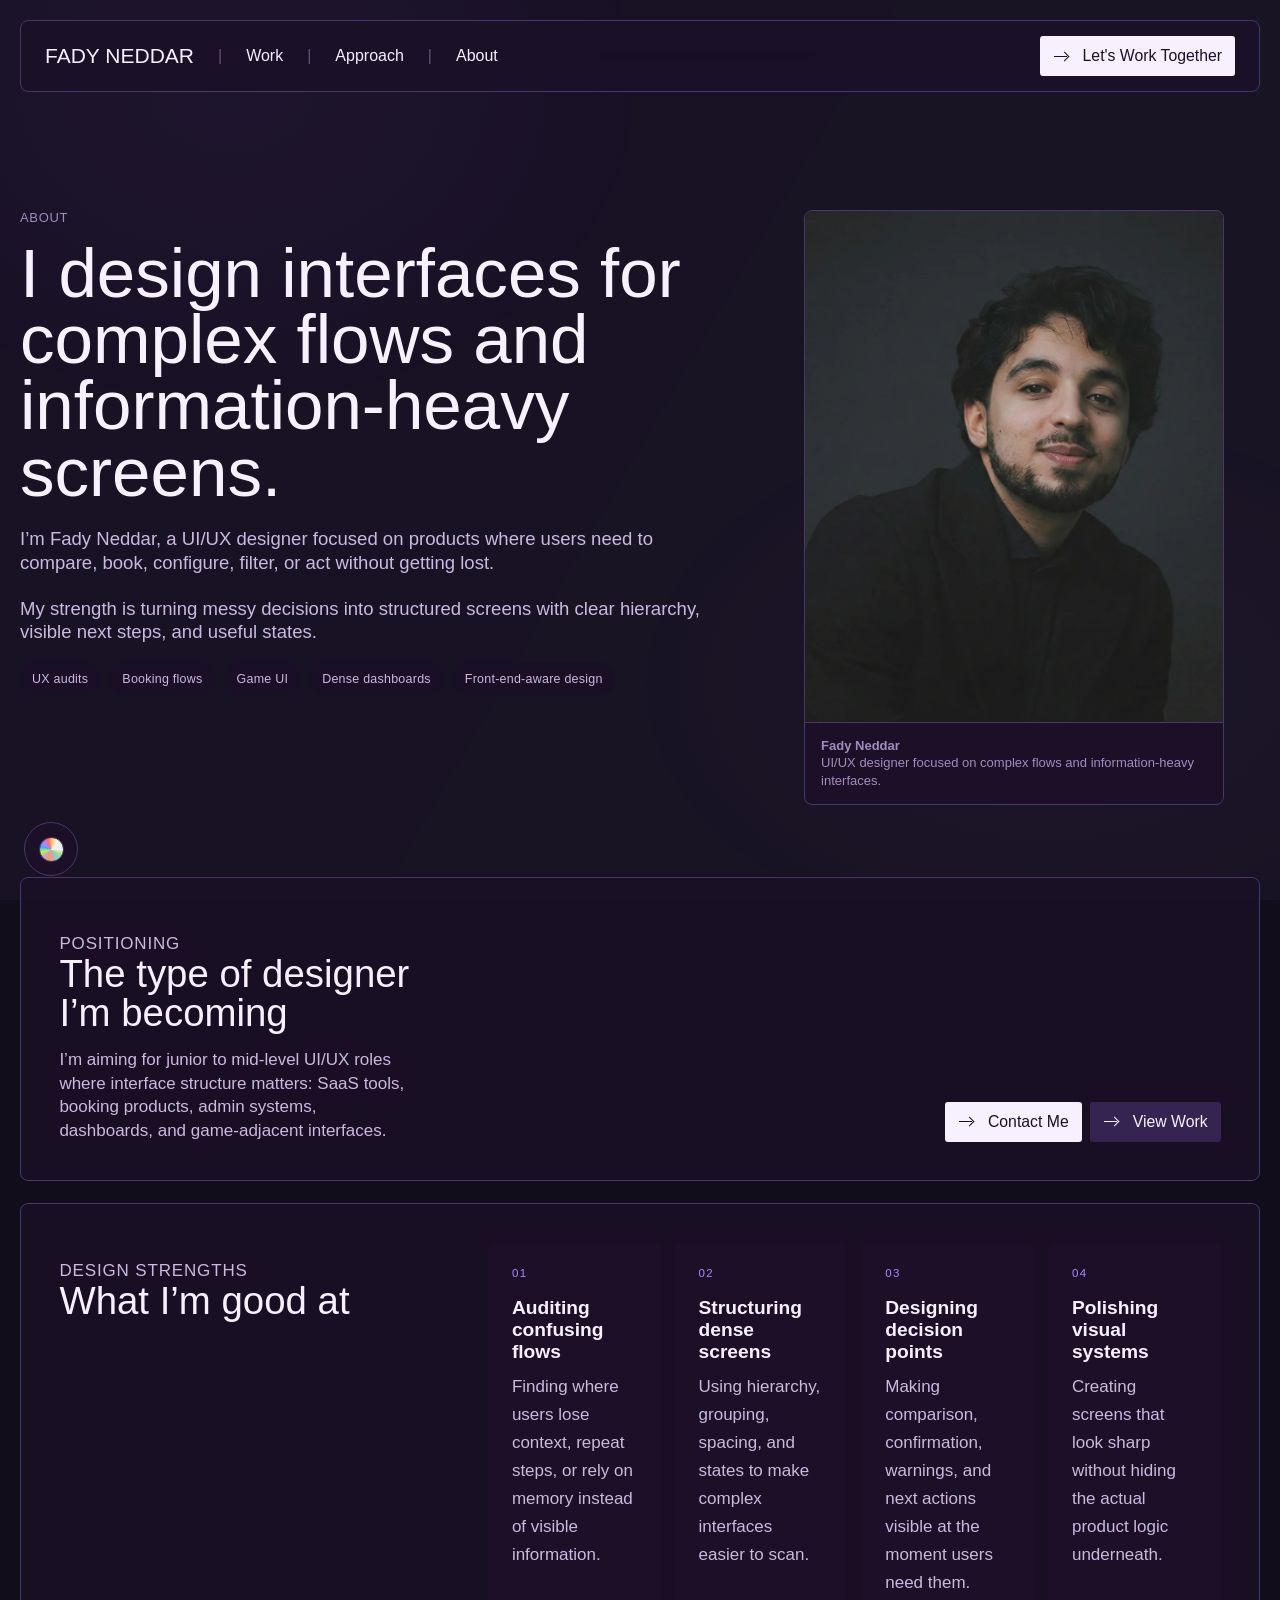
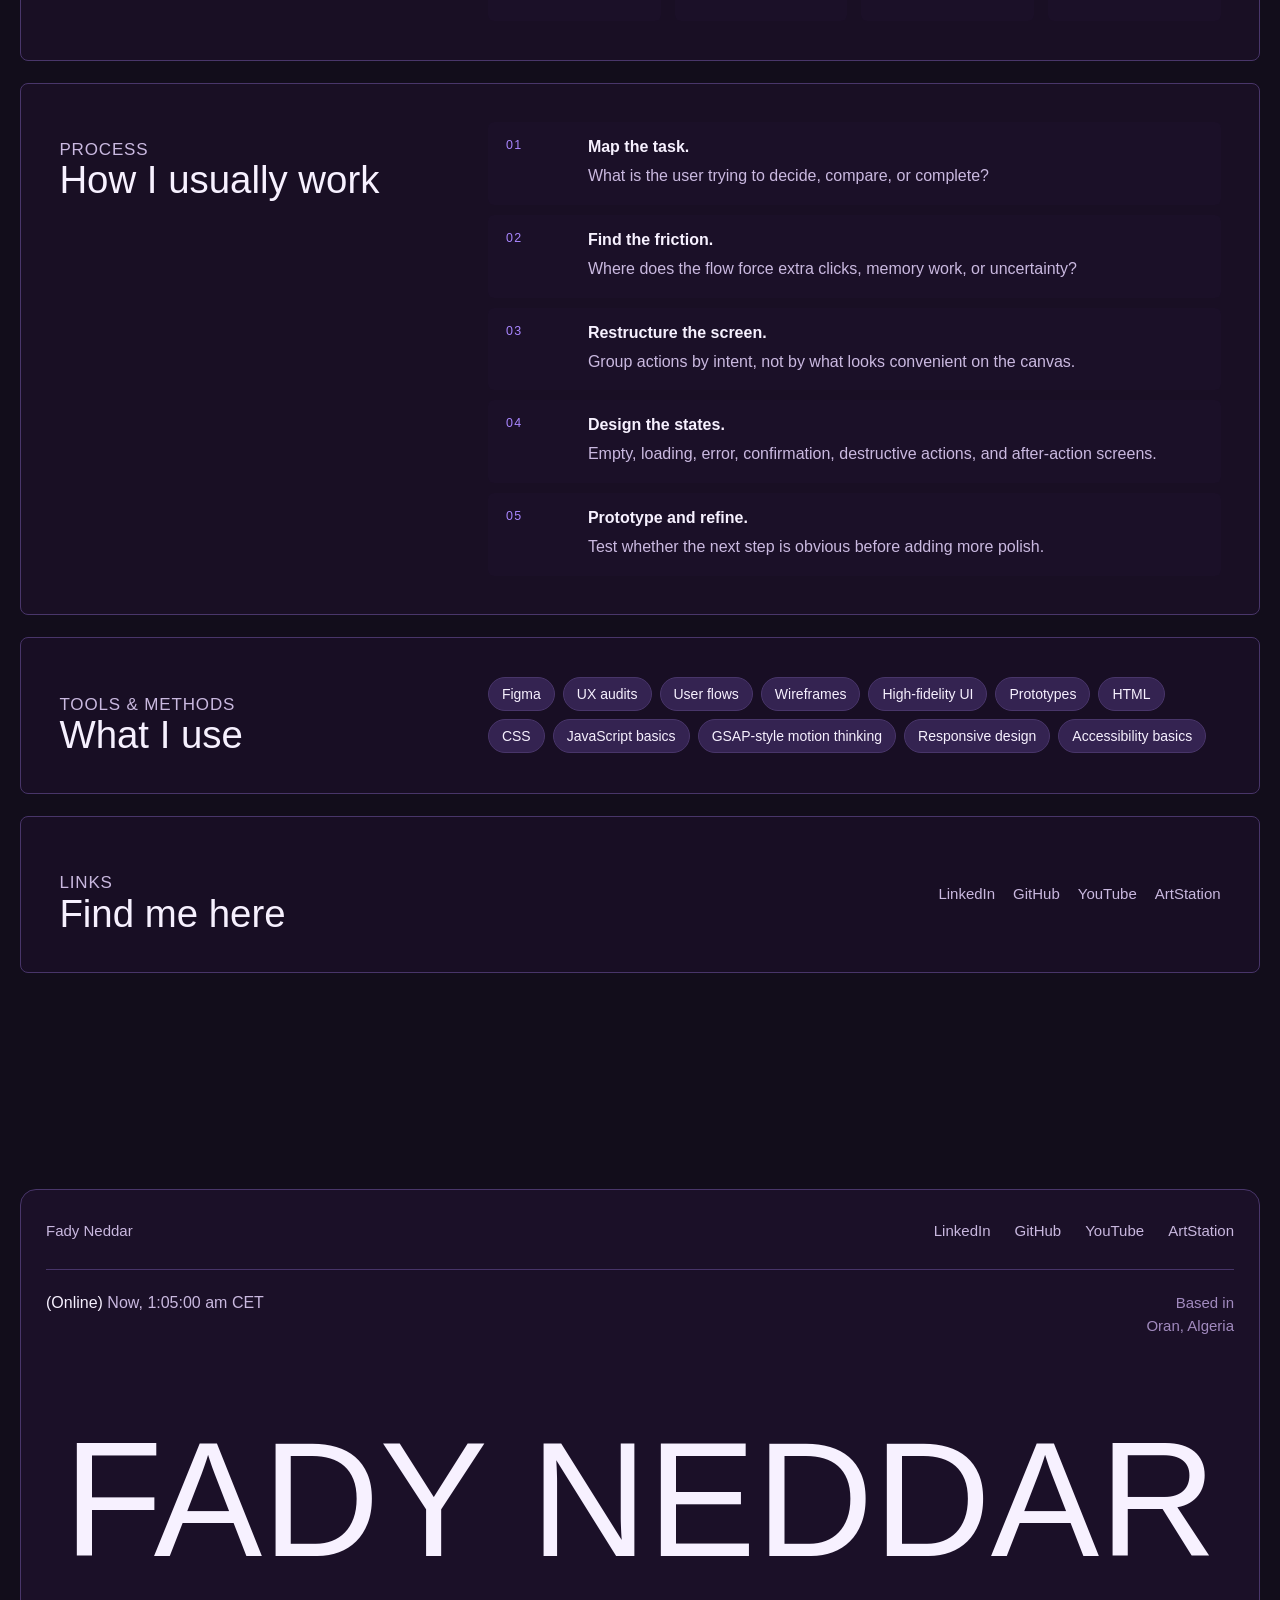
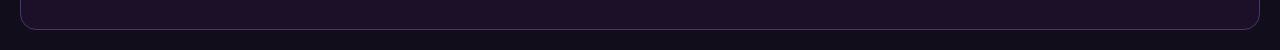
<file: about.html>
<!doctype html>
<html lang="en" data-theme="violet">
  <head>
    <meta charset="utf-8" />
    <meta name="viewport" content="width=device-width, initial-scale=1" />
    <title>About | Fady Neddar - UI/UX Designer</title>
    <meta
      name="description"
      content="About Fady Neddar, a UI/UX designer focused on complex products, dashboards, booking flows, UX audits, prototypes, and interaction-heavy interfaces."
    />
    <meta property="og:type" content="website" />
    <meta property="og:title" content="About Fady Neddar - UI/UX Designer" />
    <meta
      property="og:description"
      content="UI/UX designer focused on complex products, dashboards, booking flows, UX audits, prototypes, and interaction-heavy interfaces."
    />
    <meta property="og:image" content="./imgs/social-preview.png" />
    <meta name="twitter:card" content="summary_large_image" />
    <meta name="twitter:title" content="About Fady Neddar - UI/UX Designer" />
    <meta
      name="twitter:description"
      content="UI/UX designer focused on complex products, dashboards, booking flows, UX audits, prototypes, and interaction-heavy interfaces."
    />
    <meta name="twitter:image" content="./imgs/social-preview.png" />
    <link rel="icon" href="./favicon.svg" type="image/svg+xml" />
    <meta name="theme-color" content="#120d1b" />
    <script>
      try {
        const theme = localStorage.getItem("portfolio-theme-v22") || "violet";
        const themeBackgrounds = {
          default: "#121312",
          olive: "#11140e",
          cyan: "#101618",
          wine: "#170f12",
          ember: "#17110d",
          plum: "#141018",
          mono: "#111111",
          paper: "#f3efe8",
          "mint-light": "#e9f0e8",
          "sky-light": "#e8eef0",
          "blush-light": "#f0e9e9",
          pink: "#f5e5ee",
          acid: "#0b1009",
          ocean: "#09111d",
          blue: "#050b24",
          violet: "#120d1b",
          red: "#140407",
          ruby: "#170d10",
          gold: "#171307",
          "teal-light": "#e2f2ef",
          "lilac-light": "#eee9f6",
          "citrus-light": "#f4f1df"
        };
        const themeTransitionBackgrounds = {
          default: "#0e0f0e",
          olive: "#0c100b",
          cyan: "#0b1010",
          wine: "#100b0d",
          ember: "#100d0a",
          plum: "#0f0c11",
          mono: "#050505",
          paper: "#ded9cf",
          "mint-light": "#d9e2d7",
          "sky-light": "#d7e2e6",
          "blush-light": "#e2d6d8",
          pink: "#ead1df",
          acid: "#080d07",
          ocean: "#060d16",
          blue: "#030817",
          violet: "#0e0916",
          red: "#0d0305",
          ruby: "#10090b",
          gold: "#100d05",
          "teal-light": "#d0e5e0",
          "lilac-light": "#ddd5ea",
          "citrus-light": "#e5dec0"
        };
        const initialBackground = themeBackgrounds[theme] || "#120d1b";
        document.documentElement.setAttribute("data-theme", theme);
        document.documentElement.style.setProperty("--initial-bg", initialBackground);
        document.documentElement.style.setProperty("--initial-transition-bg", themeTransitionBackgrounds[theme] || "#0e0916");
        document.documentElement.style.setProperty("--background", initialBackground);
        document.documentElement.style.backgroundColor = initialBackground;
        document.querySelector('meta[name="theme-color"]')?.setAttribute("content", initialBackground);
      } catch {
        document.documentElement.setAttribute("data-theme", "violet");
        document.documentElement.style.setProperty("--initial-bg", "#120d1b");
        document.documentElement.style.setProperty("--initial-transition-bg", "#0e0916");
        document.documentElement.style.setProperty("--background", "#120d1b");
        document.documentElement.style.backgroundColor = "#120d1b";
        document.querySelector('meta[name="theme-color"]')?.setAttribute("content", "#120d1b");
      }
    </script>
    <style>
      html,
      body {
        min-height: 100%;
        margin: 0;
        background: var(--initial-bg, #121312);
        color: #f1f1f1;
        color-scheme: dark;
      }

      body {
        min-height: 100vh;
      }

      .page-transition {
        position: fixed;
        inset: 0;
        z-index: 500;
        pointer-events: none;
        background: var(--initial-transition-bg, var(--initial-bg, #121312));
      }
    </style>
    <link rel="stylesheet" href="./styles.css" />
  </head>
  <body>
    <div class="page-transition" aria-hidden="true"></div>
    <div class="background-waves" aria-hidden="true">
      <span></span>
      <span></span>
      <span></span>
    </div>

    <header class="site-header" aria-label="Primary navigation">
      <nav class="nav-shell">
        <div class="nav-left">
          <a class="brand" href="./index.html" aria-label="Fady Neddar home">
            <span>Fady Neddar</span>
          </a>
          <span class="divider" aria-hidden="true">|</span>
          <a href="./work.html">Work</a>
          <span class="divider" aria-hidden="true">|</span>
          <a href="./index.html#approach">Approach</a>
          <span class="divider" aria-hidden="true">|</span>
          <a href="./about.html" aria-current="page">About</a>
        </div>
        <button
          class="mobile-menu-toggle"
          type="button"
          aria-label="Open menu"
          aria-expanded="false"
          aria-controls="mobile-menu"
          data-mobile-menu-toggle
        >
          <span aria-hidden="true"></span>
          <span aria-hidden="true"></span>
        </button>
        <button class="button button-light nav-cta" type="button" data-contact-open>
          <span class="icon-arrow" aria-hidden="true"></span>
          <span>Let's Work Together</span>
        </button>
        <div class="mobile-menu" id="mobile-menu" data-mobile-menu aria-hidden="true">
          <a href="./work.html">Work</a>
          <a href="./index.html#approach">Approach</a>
          <a href="./about.html" aria-current="page">About</a>
          <button class="button button-light" type="button" data-contact-open>
            <span class="icon-arrow" aria-hidden="true"></span>
            <span>Let's Work Together</span>
          </button>
        </div>
      </nav>
    </header>

    <main id="top" class="about-page about-page-upgraded">
      <section class="about-hero" aria-labelledby="about-title">
        <div class="about-copy">
          <p class="about-kicker">About</p>
          <h1 id="about-title">I design interfaces for complex flows and information-heavy screens.</h1>
          <p>
            I’m Fady Neddar, a UI/UX designer focused on products where users need to compare, book, configure, filter, or act without getting lost.
          </p>
          <p>
            My strength is turning messy decisions into structured screens with clear hierarchy, visible next steps, and useful states.
          </p>
          <div class="proof-strip compact" aria-label="Core focus">
            <span>UX audits</span>
            <span>Booking flows</span>
            <span>Game UI</span>
            <span>Dense dashboards</span>
            <span>Front-end-aware design</span>
          </div>
        </div>

        <figure class="about-portrait">
          <img src="./imgs/fady-neddar-portrait.webp" alt="Portrait of Fady Neddar" fetchpriority="high" decoding="async" />
          <figcaption>
            <strong>Fady Neddar</strong><br />
            UI/UX designer focused on complex flows and information-heavy interfaces.
          </figcaption>
        </figure>
      </section>

      <section class="about-panel about-cv" aria-labelledby="positioning-title">
        <div>
          <p class="about-kicker">Positioning</p>
          <h2 id="positioning-title">The type of designer I’m becoming</h2>
          <p>
            I’m aiming for junior to mid-level UI/UX roles where interface structure matters: SaaS tools, booking products, admin systems, dashboards, and game-adjacent interfaces.
          </p>
        </div>
        <div class="about-actions">
          <a class="button button-light" href="mailto:fadyneddar@gmail.com?subject=Portfolio%20conversation">
            <span class="icon-arrow" aria-hidden="true"></span>
            <span>Contact Me</span>
          </a>
          <a class="button button-dark" href="./work.html">
            <span class="icon-arrow" aria-hidden="true"></span>
            <span>View Work</span>
          </a>
        </div>
      </section>

      <section class="about-panel" aria-labelledby="focus-title">
        <div>
          <p class="about-kicker">Design strengths</p>
          <h2 id="focus-title">What I’m good at</h2>
        </div>
        <div class="about-focus-grid">
          <article>
            <span>01</span>
            <h3>Auditing confusing flows</h3>
            <p>Finding where users lose context, repeat steps, or rely on memory instead of visible information.</p>
          </article>
          <article>
            <span>02</span>
            <h3>Structuring dense screens</h3>
            <p>Using hierarchy, grouping, spacing, and states to make complex interfaces easier to scan.</p>
          </article>
          <article>
            <span>03</span>
            <h3>Designing decision points</h3>
            <p>Making comparison, confirmation, warnings, and next actions visible at the moment users need them.</p>
          </article>
          <article>
            <span>04</span>
            <h3>Polishing visual systems</h3>
            <p>Creating screens that look sharp without hiding the actual product logic underneath.</p>
          </article>
        </div>
      </section>

      <section class="about-panel" aria-labelledby="process-title">
        <div>
          <p class="about-kicker">Process</p>
          <h2 id="process-title">How I usually work</h2>
        </div>
        <ol class="process-list" aria-label="Design process">
          <li><strong>Map the task.</strong><span>What is the user trying to decide, compare, or complete?</span></li>
          <li><strong>Find the friction.</strong><span>Where does the flow force extra clicks, memory work, or uncertainty?</span></li>
          <li><strong>Restructure the screen.</strong><span>Group actions by intent, not by what looks convenient on the canvas.</span></li>
          <li><strong>Design the states.</strong><span>Empty, loading, error, confirmation, destructive actions, and after-action screens.</span></li>
          <li><strong>Prototype and refine.</strong><span>Test whether the next step is obvious before adding more polish.</span></li>
        </ol>
      </section>

      <section class="about-panel" aria-labelledby="credibility-title">
        <div>
          <p class="about-kicker">Tools & methods</p>
          <h2 id="credibility-title">What I use</h2>
        </div>
        <ul class="skill-chip-list" aria-label="Skills and tools">
          <li>Figma</li>
          <li>UX audits</li>
          <li>User flows</li>
          <li>Wireframes</li>
          <li>High-fidelity UI</li>
          <li>Prototypes</li>
          <li>HTML</li>
          <li>CSS</li>
          <li>JavaScript basics</li>
          <li>GSAP-style motion thinking</li>
          <li>Responsive design</li>
          <li>Accessibility basics</li>
        </ul>
      </section>

      <section class="about-panel about-links" aria-labelledby="links-title">
        <div>
          <p class="about-kicker">Links</p>
          <h2 id="links-title">Find me here</h2>
        </div>
        <nav class="social-links" aria-label="Social links">
          <a href="https://www.linkedin.com/in/fady-neddar-0b409b3a3/" target="_blank" rel="noopener noreferrer">LinkedIn</a>
          <a href="https://github.com/neddarfaddy" target="_blank" rel="noopener noreferrer">GitHub</a>
          <a href="https://www.youtube.com/@Shaheen602" target="_blank" rel="noopener noreferrer">YouTube</a>
          <a href="https://www.artstation.com/shahin31" target="_blank" rel="noopener noreferrer">ArtStation</a>
        </nav>
      </section>
    </main>

    <footer class="site-footer" id="contact">
      <div class="footer-top">
        <p>Fady Neddar</p>
        <div class="footer-link-stack">
          <nav class="social-links footer-socials" aria-label="Social links">
            <a href="https://www.linkedin.com/in/fady-neddar-0b409b3a3/" target="_blank" rel="noopener noreferrer">LinkedIn</a>
            <a href="https://github.com/neddarfaddy" target="_blank" rel="noopener noreferrer">GitHub</a>
            <a href="https://www.youtube.com/@Shaheen602" target="_blank" rel="noopener noreferrer">YouTube</a>
            <a href="https://www.artstation.com/shahin31" target="_blank" rel="noopener noreferrer">ArtStation</a>
          </nav>
        </div>
      </div>

      <div class="footer-middle">
        <div>
          <p>
            <span>(Online)</span>
            <span id="footer-time">Now, --:--:-- GMT+1</span>
          </p>
        </div>
        <address>
          <span>Based in</span>
          <span>Oran, Algeria</span>
        </address>
      </div>

      <p class="footer-wordmark">Fady Neddar</p>
    </footer>

    <div class="contact-drawer-shell" id="contact-drawer" aria-hidden="true" inert>
      <button class="contact-backdrop" type="button" data-contact-close aria-label="Close contact form"></button>
      <aside class="contact-drawer" role="dialog" aria-modal="true" aria-labelledby="contact-title" tabindex="-1">
        <button class="drawer-close" type="button" data-contact-close aria-label="Close contact form">x</button>

        <div class="drawer-intro">
          <p>Contact</p>
          <h2 id="contact-title">Let's Work Together</h2>
          <p>Got a role, project, or design audit in mind? Send a short message and I'll reply soon.</p>
        </div>

        <nav class="social-links drawer-socials" aria-label="Social links">
          <a href="https://www.linkedin.com/in/fady-neddar-0b409b3a3/" target="_blank" rel="noopener noreferrer">LinkedIn</a>
          <a href="https://github.com/neddarfaddy" target="_blank" rel="noopener noreferrer">GitHub</a>
          <a href="https://www.youtube.com/@Shaheen602" target="_blank" rel="noopener noreferrer">YouTube</a>
          <a href="https://www.artstation.com/shahin31" target="_blank" rel="noopener noreferrer">ArtStation</a>
        </nav>

        <form class="contact-form" id="contact-form" action="https://formspree.io/f/xreddqqo" method="POST">
          <input type="hidden" name="_subject" value="Portfolio enquiry from Fady Neddar portfolio" />
          <input class="form-honey" type="text" name="_honey" tabindex="-1" autocomplete="off" aria-hidden="true" />
          <div class="form-row">
            <label>
              <span>First Name <em>*</em></span>
              <input type="text" name="firstName" placeholder="First name" required />
            </label>
            <label>
              <span>Last Name <em>*</em></span>
              <input type="text" name="lastName" placeholder="Last name" required />
            </label>
          </div>
          <label>
            <span>Email Address <em>*</em></span>
            <input type="email" name="email" placeholder="email@company.com" required />
          </label>
          <label>
            <span>Message <em>*</em></span>
            <textarea name="message" placeholder="Your message" required></textarea>
          </label>
          <p class="form-status" data-form-status aria-live="polite"></p>
          <button class="button button-light send-button" type="submit">
            <span class="icon-arrow" aria-hidden="true"></span>
            <span>Send Message</span>
          </button>
        </form>
      </aside>
    </div>

    <div class="theme-picker" data-theme-picker>
      <div class="theme-menu" id="theme-menu" aria-hidden="true">
        <button class="theme-option" type="button" data-theme-value="violet"><span class="theme-swatch swatch-violet" aria-hidden="true"></span><span>Default</span></button>
        <button class="theme-option" type="button" data-theme-value="default"><span class="theme-swatch swatch-default" aria-hidden="true"></span><span>Original</span></button>
        <button class="theme-option" type="button" data-theme-value="olive"><span class="theme-swatch swatch-olive" aria-hidden="true"></span><span>Olive</span></button>
        <button class="theme-option" type="button" data-theme-value="cyan"><span class="theme-swatch swatch-cyan" aria-hidden="true"></span><span>Cyan</span></button>
        <button class="theme-option" type="button" data-theme-value="wine"><span class="theme-swatch swatch-wine" aria-hidden="true"></span><span>Wine</span></button>
        <button class="theme-option" type="button" data-theme-value="ember"><span class="theme-swatch swatch-ember" aria-hidden="true"></span><span>Ember</span></button>
        <button class="theme-option" type="button" data-theme-value="plum"><span class="theme-swatch swatch-plum" aria-hidden="true"></span><span>Plum</span></button>
        <button class="theme-option" type="button" data-theme-value="mono"><span class="theme-swatch swatch-mono" aria-hidden="true"></span><span>Mono</span></button>
        <button class="theme-option" type="button" data-theme-value="paper"><span class="theme-swatch swatch-paper" aria-hidden="true"></span><span>Paper</span></button>
        <button class="theme-option" type="button" data-theme-value="mint-light"><span class="theme-swatch swatch-mint-light" aria-hidden="true"></span><span>Mint</span></button>
        <button class="theme-option" type="button" data-theme-value="sky-light"><span class="theme-swatch swatch-sky-light" aria-hidden="true"></span><span>Sky</span></button>
        <button class="theme-option" type="button" data-theme-value="blush-light"><span class="theme-swatch swatch-blush-light" aria-hidden="true"></span><span>Blush</span></button>
        <button class="theme-option" type="button" data-theme-value="pink"><span class="theme-swatch swatch-pink" aria-hidden="true"></span><span>Pink</span></button>
      </div>
      <button class="theme-toggle" type="button" aria-label="Choose color theme" aria-expanded="false" aria-controls="theme-menu" data-theme-toggle>
        <span class="theme-toggle-mark" aria-hidden="true"></span>
      </button>
    </div>

    <script data-gsap src="https://cdn.jsdelivr.net/npm/gsap@3/dist/gsap.min.js"></script>
    <script src="./script.js"></script>
  </body>
</html>
</file>
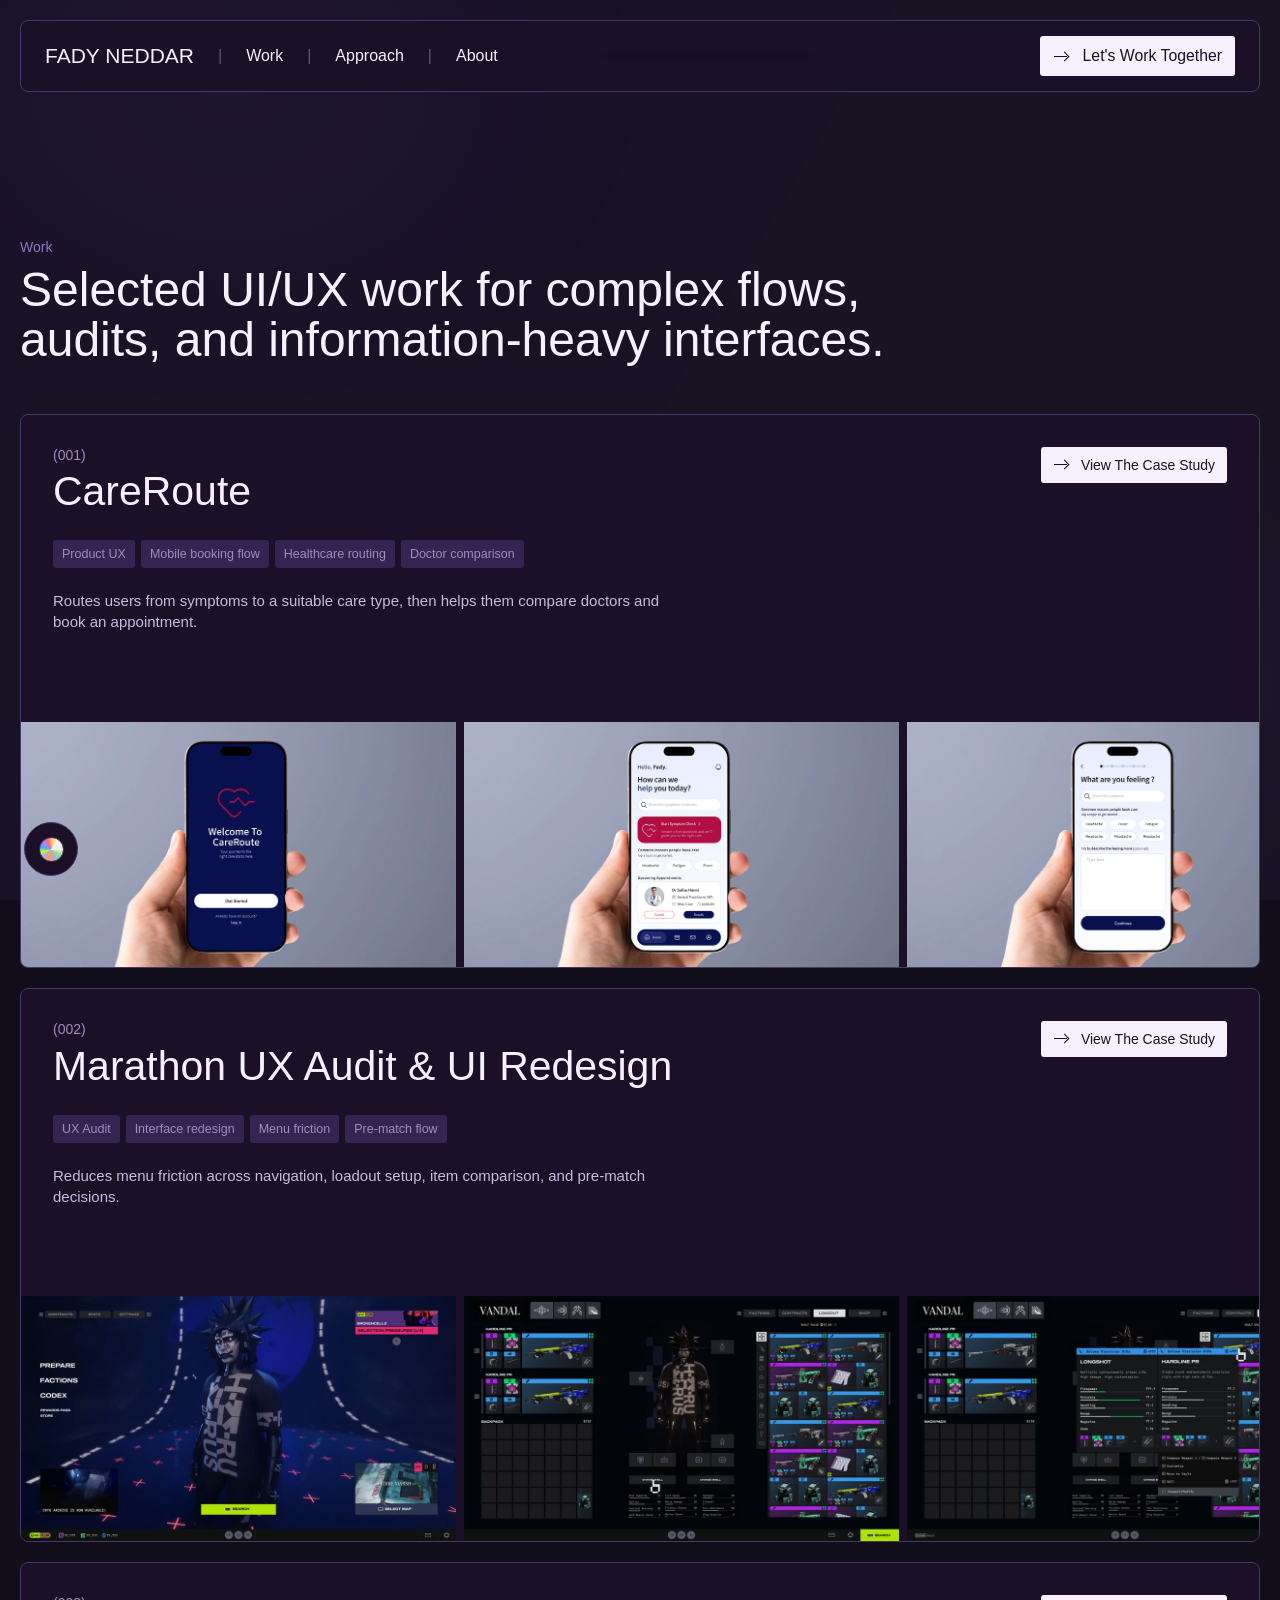
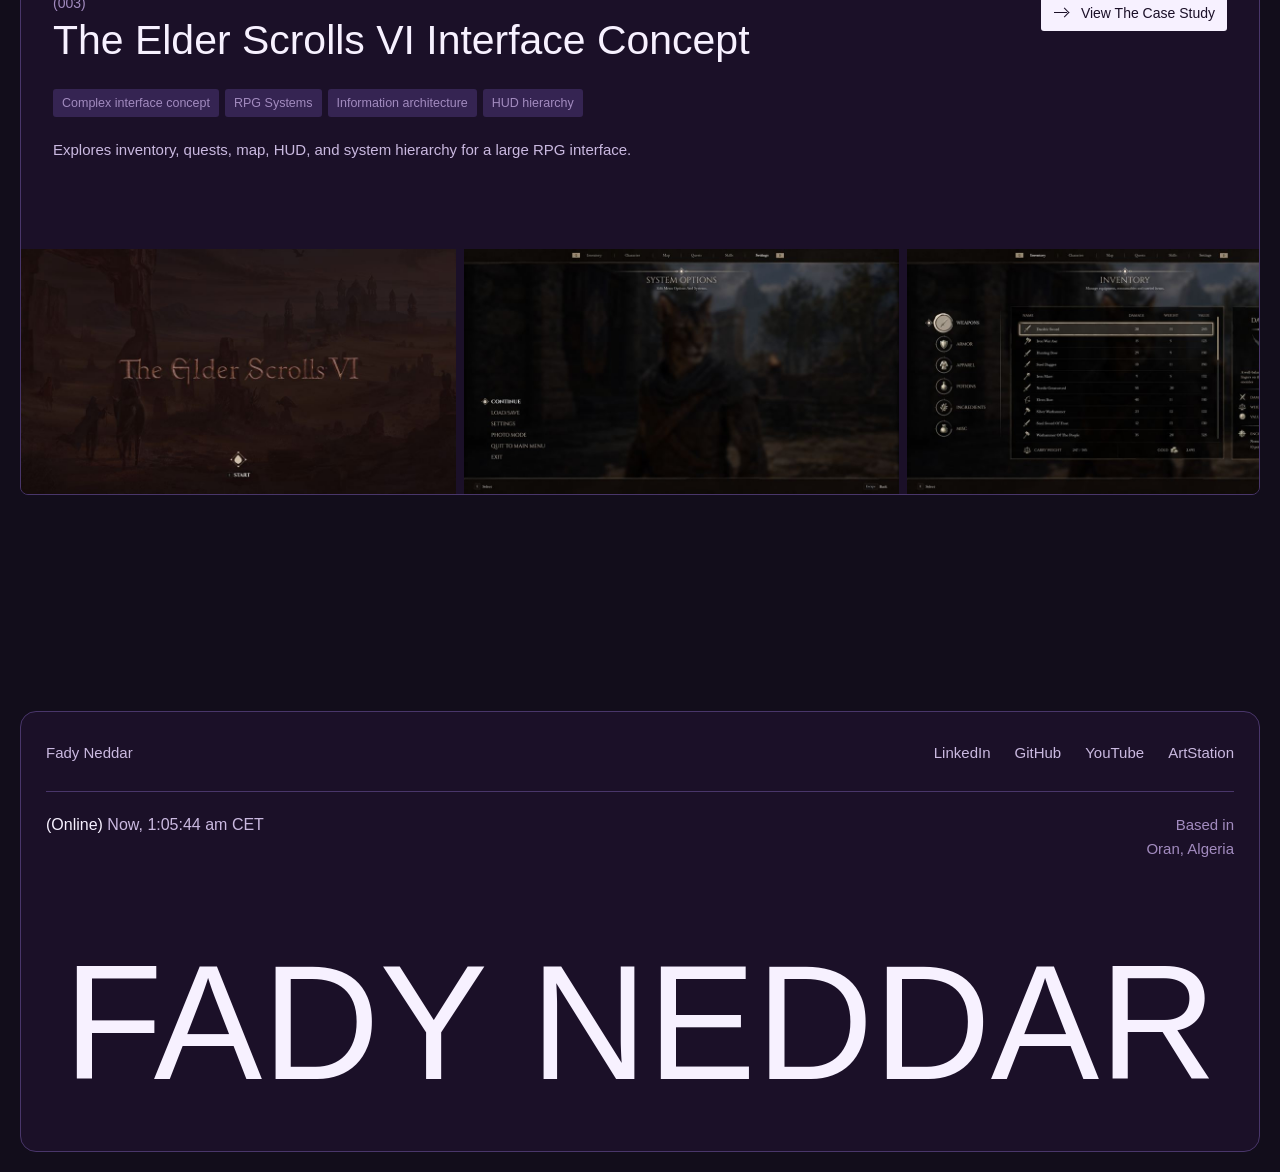
<file: work.html>
<!doctype html>
<html lang="en" data-theme="violet">
  <head>
    <meta charset="utf-8" />
    <meta name="viewport" content="width=device-width, initial-scale=1" />
    <title>Selected Work | Fady Neddar - Product UI/UX Portfolio</title>
    <meta
      name="description"
      content="Selected UI/UX work by Fady Neddar, covering product interfaces, booking flows, UX audits, forms, filters, and complex systems."
    />
    <meta property="og:type" content="website" />
    <meta property="og:title" content="Fady Neddar - Product UI/UX Portfolio" />
    <meta
      property="og:description"
      content="Selected UI/UX work covering product interfaces, booking flows, UX audits, forms, filters, and complex systems."
    />
    <meta property="og:image" content="./imgs/social-preview.png" />
    <meta name="twitter:card" content="summary_large_image" />
    <meta name="twitter:title" content="Fady Neddar - Product UI/UX Portfolio" />
    <meta
      name="twitter:description"
      content="Selected UI/UX work covering product interfaces, booking flows, UX audits, forms, filters, and complex systems."
    />
    <meta name="twitter:image" content="./imgs/social-preview.png" />
    <link rel="icon" href="./favicon.svg" type="image/svg+xml" />
    <meta name="theme-color" content="#120d1b" />
    <script>
      try {
        const theme = localStorage.getItem("portfolio-theme-v22") || "violet";
        const themeBackgrounds = {
          default: "#121312",
          olive: "#11140e",
          cyan: "#101618",
          wine: "#170f12",
          ember: "#17110d",
          plum: "#141018",
          mono: "#111111",
          paper: "#f3efe8",
          "mint-light": "#e9f0e8",
          "sky-light": "#e8eef0",
          "blush-light": "#f0e9e9",
          pink: "#f5e5ee",
          acid: "#0b1009",
          ocean: "#09111d",
          blue: "#050b24",
          violet: "#120d1b",
          red: "#140407",
          ruby: "#170d10",
          gold: "#171307",
          "teal-light": "#e2f2ef",
          "lilac-light": "#eee9f6",
          "citrus-light": "#f4f1df"
        };
        const themeTransitionBackgrounds = {
          default: "#0e0f0e",
          olive: "#0c100b",
          cyan: "#0b1010",
          wine: "#100b0d",
          ember: "#100d0a",
          plum: "#0f0c11",
          mono: "#050505",
          paper: "#ded9cf",
          "mint-light": "#d9e2d7",
          "sky-light": "#d7e2e6",
          "blush-light": "#e2d6d8",
          pink: "#ead1df",
          acid: "#080d07",
          ocean: "#060d16",
          blue: "#030817",
          violet: "#0e0916",
          red: "#0d0305",
          ruby: "#10090b",
          gold: "#100d05",
          "teal-light": "#d0e5e0",
          "lilac-light": "#ddd5ea",
          "citrus-light": "#e5dec0"
        };
        const initialBackground = themeBackgrounds[theme] || "#120d1b";
        document.documentElement.setAttribute("data-theme", theme);
        document.documentElement.style.setProperty("--initial-bg", initialBackground);
        document.documentElement.style.setProperty("--initial-transition-bg", themeTransitionBackgrounds[theme] || "#0e0916");
        document.documentElement.style.setProperty("--background", initialBackground);
        document.documentElement.style.backgroundColor = initialBackground;
        document.querySelector('meta[name="theme-color"]')?.setAttribute("content", initialBackground);
      } catch {
        document.documentElement.setAttribute("data-theme", "violet");
        document.documentElement.style.setProperty("--initial-bg", "#120d1b");
        document.documentElement.style.setProperty("--initial-transition-bg", "#0e0916");
        document.documentElement.style.setProperty("--background", "#120d1b");
        document.documentElement.style.backgroundColor = "#120d1b";
        document.querySelector('meta[name="theme-color"]')?.setAttribute("content", "#120d1b");
      }
    </script>
    <style>
      html,
      body {
        min-height: 100%;
        margin: 0;
        background: var(--initial-bg, #121312);
        color: #f1f1f1;
        color-scheme: dark;
      }

      body {
        min-height: 100vh;
      }

      .page-transition {
        position: fixed;
        inset: 0;
        z-index: 500;
        pointer-events: none;
        background: var(--initial-transition-bg, var(--initial-bg, #121312));
      }
    </style>
    <link rel="stylesheet" href="./styles.css" />
  </head>
  <body>
    <div class="page-transition" aria-hidden="true"></div>
    <div class="background-waves" aria-hidden="true">
      <span></span>
      <span></span>
      <span></span>
    </div>

    <header class="site-header" aria-label="Primary navigation">
      <nav class="nav-shell">
        <div class="nav-left">
          <a class="brand" href="./index.html" aria-label="Fady Neddar home">
            <span>Fady Neddar</span>
          </a>
          <span class="divider" aria-hidden="true">|</span>
          <a href="./work.html" aria-current="page">Work</a>
          <span class="divider" aria-hidden="true">|</span>
          <a href="./index.html#approach">Approach</a>
          <span class="divider" aria-hidden="true">|</span>
          <a href="./about.html">About</a>
        </div>
        <button
          class="mobile-menu-toggle"
          type="button"
          aria-label="Open menu"
          aria-expanded="false"
          aria-controls="mobile-menu"
          data-mobile-menu-toggle
        >
          <span aria-hidden="true"></span>
          <span aria-hidden="true"></span>
        </button>
        <button class="button button-light nav-cta" type="button" data-contact-open>
          <span class="icon-arrow" aria-hidden="true"></span>
          <span>Let's Work Together</span>
        </button>
        <div class="mobile-menu" id="mobile-menu" data-mobile-menu aria-hidden="true">
          <a href="./work.html" aria-current="page">Work</a>
          <a href="./index.html#approach">Approach</a>
          <a href="./about.html">About</a>
          <button class="button button-light" type="button" data-contact-open>
            <span class="icon-arrow" aria-hidden="true"></span>
            <span>Let's Work Together</span>
          </button>
        </div>
      </nav>
    </header>

    <main id="top" class="work-page">
      <section class="work-index" id="work" aria-labelledby="work-index-title">
        <div class="work-index-heading">
          <p>Work</p>
          <h1 id="work-index-title">Selected UI/UX work for complex flows, audits, and information-heavy interfaces.</h1>
        </div>

        <div class="work-stack">
          <a class="work-index-card" href="./careroute.html" aria-label="View CareRoute case study">
            <div class="work-card-top">
              <div>
                <span class="work-card-count">(001)</span>
                <h2>CareRoute</h2>
              </div>
              <span class="work-card-action">
                <span class="icon-arrow" aria-hidden="true"></span>
                <span>View The Case Study</span>
              </span>
            </div>
            <div class="work-card-tags" aria-label="Project tags">
              <span>Product UX</span>
              <span>Mobile booking flow</span>
              <span>Healthcare routing</span>
              <span>Doctor comparison</span>
            </div>
            <p>
              Routes users from symptoms to a suitable care type, then helps them compare doctors
              and book an appointment.
            </p>
            <div class="work-card-images work-card-care" aria-hidden="true">
              <div class="work-card-track">
                <img src="./imgs/careroute-welcome.webp" alt="" loading="lazy" decoding="async" />
                <img src="./imgs/careroute-feed.webp" alt="" loading="lazy" decoding="async" />
                <img src="./imgs/careroute-symptom-input.webp" alt="" loading="lazy" decoding="async" />
                <img src="./imgs/careroute-symptom-duration.webp" alt="" loading="lazy" decoding="async" />
                <img src="./imgs/careroute-result.webp" alt="" loading="lazy" decoding="async" />
                <img src="./imgs/careroute-more-doctors.webp" alt="" loading="lazy" decoding="async" />
                <img src="./imgs/careroute-doctor-time-booking.webp" alt="" loading="lazy" decoding="async" />
                <img src="./imgs/careroute-appointment-confirmed.webp" alt="" loading="lazy" decoding="async" />
                <img src="./imgs/careroute-bookings-upcoming.webp" alt="" loading="lazy" decoding="async" />
                <img src="./imgs/careroute-welcome.webp" alt="" loading="lazy" decoding="async" />
                <img src="./imgs/careroute-feed.webp" alt="" loading="lazy" decoding="async" />
                <img src="./imgs/careroute-symptom-input.webp" alt="" loading="lazy" decoding="async" />
                <img src="./imgs/careroute-symptom-duration.webp" alt="" loading="lazy" decoding="async" />
                <img src="./imgs/careroute-result.webp" alt="" loading="lazy" decoding="async" />
                <img src="./imgs/careroute-more-doctors.webp" alt="" loading="lazy" decoding="async" />
                <img src="./imgs/careroute-doctor-time-booking.webp" alt="" loading="lazy" decoding="async" />
                <img src="./imgs/careroute-appointment-confirmed.webp" alt="" loading="lazy" decoding="async" />
                <img src="./imgs/careroute-bookings-upcoming.webp" alt="" loading="lazy" decoding="async" />
              </div>
            </div>
          </a>

          <a class="work-index-card" href="./marathon.html" aria-label="View Marathon UX Audit and UI Redesign case study">
            <div class="work-card-top">
              <div>
                <span class="work-card-count">(002)</span>
                <h2>Marathon UX Audit & UI Redesign</h2>
              </div>
              <span class="work-card-action">
                <span class="icon-arrow" aria-hidden="true"></span>
                <span>View The Case Study</span>
              </span>
            </div>
            <div class="work-card-tags" aria-label="Project tags">
              <span>UX Audit</span>
              <span>Interface redesign</span>
              <span>Menu friction</span>
              <span>Pre-match flow</span>
            </div>
            <p>
              Reduces menu friction across navigation, loadout setup, item comparison, and
              pre-match decisions.
            </p>
            <div class="work-card-images" aria-hidden="true">
              <div class="work-card-track">
                <img src="./imgs/marathon-after-mainmenu-900.jpg" alt="" loading="lazy" decoding="async" />
                <img src="./imgs/marathon-after-inventory-900.jpg" alt="" loading="lazy" decoding="async" />
                <img src="./imgs/marathon-compare-900.jpg" alt="" loading="lazy" decoding="async" />
                <img src="./imgs/marathon-shellselect-900.jpg" alt="" loading="lazy" decoding="async" />
                <img src="./imgs/marathon-shellcust-900.jpg" alt="" loading="lazy" decoding="async" />
                <img src="./imgs/marathon-mm-mapinfo-900.jpg" alt="" loading="lazy" decoding="async" />
                <img src="./imgs/marathon-mm-party-900.jpg" alt="" loading="lazy" decoding="async" />
                <img src="./imgs/marathon-after-mainmenu-900.jpg" alt="" loading="lazy" decoding="async" />
                <img src="./imgs/marathon-after-inventory-900.jpg" alt="" loading="lazy" decoding="async" />
                <img src="./imgs/marathon-compare-900.jpg" alt="" loading="lazy" decoding="async" />
                <img src="./imgs/marathon-shellselect-900.jpg" alt="" loading="lazy" decoding="async" />
                <img src="./imgs/marathon-shellcust-900.jpg" alt="" loading="lazy" decoding="async" />
                <img src="./imgs/marathon-mm-mapinfo-900.jpg" alt="" loading="lazy" decoding="async" />
                <img src="./imgs/marathon-mm-party-900.jpg" alt="" loading="lazy" decoding="async" />
              </div>
            </div>
          </a>

          <a
            class="work-index-card"
            href="./elderscrolls.html"
            aria-label="View The Elder Scrolls VI Interface Concept case study"
          >
            <div class="work-card-top">
              <div>
                <span class="work-card-count">(003)</span>
                <h2>The Elder Scrolls VI Interface Concept</h2>
              </div>
              <span class="work-card-action">
                <span class="icon-arrow" aria-hidden="true"></span>
                <span>View The Case Study</span>
              </span>
            </div>
            <div class="work-card-tags" aria-label="Project tags">
              <span>Complex interface concept</span>
              <span>RPG Systems</span>
              <span>Information architecture</span>
              <span>HUD hierarchy</span>
            </div>
            <p>
              Explores inventory, quests, map, HUD, and system hierarchy for a large RPG interface.
            </p>
            <div class="work-card-images" aria-hidden="true">
              <div class="work-card-track">
                <img src="./imgs/es-mainmenu-press-900.jpg" alt="" loading="lazy" decoding="async" />
                <img src="./imgs/es-pause-system-900.jpg" alt="" loading="lazy" decoding="async" />
                <img src="./imgs/es-inventory-900.jpg" alt="" loading="lazy" decoding="async" />
                <img src="./imgs/es-character-900.jpg" alt="" loading="lazy" decoding="async" />
                <img src="./imgs/es-skills-900.jpg" alt="" loading="lazy" decoding="async" />
                <img src="./imgs/es-map-900.jpg" alt="" loading="lazy" decoding="async" />
                <img src="./imgs/es-mainmenu-press-900.jpg" alt="" loading="lazy" decoding="async" />
                <img src="./imgs/es-pause-system-900.jpg" alt="" loading="lazy" decoding="async" />
                <img src="./imgs/es-inventory-900.jpg" alt="" loading="lazy" decoding="async" />
                <img src="./imgs/es-character-900.jpg" alt="" loading="lazy" decoding="async" />
                <img src="./imgs/es-skills-900.jpg" alt="" loading="lazy" decoding="async" />
                <img src="./imgs/es-map-900.jpg" alt="" loading="lazy" decoding="async" />
              </div>
            </div>
          </a>
        </div>
      </section>
    </main>

    <footer class="site-footer" id="contact">
      <div class="footer-top">
        <p>Fady Neddar</p>
        <div class="footer-link-stack">
          <nav class="social-links footer-socials" aria-label="Social links">
            <a href="https://www.linkedin.com/in/fady-neddar-0b409b3a3/" target="_blank" rel="noopener noreferrer">LinkedIn</a>
            <a href="https://github.com/neddarfaddy" target="_blank" rel="noopener noreferrer">GitHub</a>
            <a href="https://www.youtube.com/@Shaheen602" target="_blank" rel="noopener noreferrer">YouTube</a>
            <a href="https://www.artstation.com/shahin31" target="_blank" rel="noopener noreferrer">ArtStation</a>
          </nav>
        </div>
      </div>

      <div class="footer-middle">
        <div>
          <p>
            <span>(Online)</span>
            <span id="footer-time">Now, --:--:-- GMT+1</span>
          </p>
        </div>
        <address>
          <span>Based in</span>
          <span>Oran, Algeria</span>
        </address>
      </div>

      <p class="footer-wordmark">Fady Neddar</p>
    </footer>

    <div class="contact-drawer-shell" id="contact-drawer" aria-hidden="true" inert>
      <button class="contact-backdrop" type="button" data-contact-close aria-label="Close contact form"></button>
      <aside class="contact-drawer" role="dialog" aria-modal="true" aria-labelledby="contact-title" tabindex="-1">
        <button class="drawer-close" type="button" data-contact-close aria-label="Close contact form">x</button>

        <div class="drawer-intro">
          <p>Contact</p>
          <h2 id="contact-title">Let's Work Together</h2>
          <p>
            Got a role, project, or just want to chat about design? Fill in the form and I'll get
            back to you soon.
          </p>
        </div>

        <nav class="social-links drawer-socials" aria-label="Social links">
          <a href="https://www.linkedin.com/in/fady-neddar-0b409b3a3/" target="_blank" rel="noopener noreferrer">LinkedIn</a>
          <a href="https://github.com/neddarfaddy" target="_blank" rel="noopener noreferrer">GitHub</a>
          <a href="https://www.youtube.com/@Shaheen602" target="_blank" rel="noopener noreferrer">YouTube</a>
          <a href="https://www.artstation.com/shahin31" target="_blank" rel="noopener noreferrer">ArtStation</a>
        </nav>

        <form class="contact-form" id="contact-form" action="https://formspree.io/f/xreddqqo" method="POST">
          <input type="hidden" name="_subject" value="Portfolio enquiry from Fady Neddar portfolio" />
          <input class="form-honey" type="text" name="_honey" tabindex="-1" autocomplete="off" aria-hidden="true" />
          <div class="form-row">
            <label>
              <span>First Name <em>*</em></span>
              <input type="text" name="firstName" placeholder="First name" required />
            </label>
            <label>
              <span>Last Name <em>*</em></span>
              <input type="text" name="lastName" placeholder="Last name" required />
            </label>
          </div>
          <label>
            <span>Email Address <em>*</em></span>
            <input type="email" name="email" placeholder="email@company.com" required />
          </label>
          <label>
            <span>Message <em>*</em></span>
            <textarea name="message" placeholder="Your message" required></textarea>
          </label>
          <p class="form-status" data-form-status aria-live="polite"></p>
          <button class="button button-light send-button" type="submit">
            <span class="icon-arrow" aria-hidden="true"></span>
            <span>Send Message</span>
          </button>
        </form>
      </aside>
    </div>

    <div class="theme-picker" data-theme-picker>
      <div class="theme-menu" id="theme-menu" aria-hidden="true">
        <button class="theme-option" type="button" data-theme-value="violet"><span class="theme-swatch swatch-violet" aria-hidden="true"></span><span>Default</span></button>
        <button class="theme-option" type="button" data-theme-value="default"><span class="theme-swatch swatch-default" aria-hidden="true"></span><span>Original</span></button>
        <button class="theme-option" type="button" data-theme-value="olive"><span class="theme-swatch swatch-olive" aria-hidden="true"></span><span>Olive</span></button>
        <button class="theme-option" type="button" data-theme-value="cyan"><span class="theme-swatch swatch-cyan" aria-hidden="true"></span><span>Cyan</span></button>
        <button class="theme-option" type="button" data-theme-value="wine"><span class="theme-swatch swatch-wine" aria-hidden="true"></span><span>Wine</span></button>
        <button class="theme-option" type="button" data-theme-value="ember"><span class="theme-swatch swatch-ember" aria-hidden="true"></span><span>Ember</span></button>
        <button class="theme-option" type="button" data-theme-value="plum"><span class="theme-swatch swatch-plum" aria-hidden="true"></span><span>Plum</span></button>
        <button class="theme-option" type="button" data-theme-value="mono"><span class="theme-swatch swatch-mono" aria-hidden="true"></span><span>Mono</span></button>
        <button class="theme-option" type="button" data-theme-value="paper"><span class="theme-swatch swatch-paper" aria-hidden="true"></span><span>Paper</span></button>
        <button class="theme-option" type="button" data-theme-value="mint-light"><span class="theme-swatch swatch-mint-light" aria-hidden="true"></span><span>Mint</span></button>
        <button class="theme-option" type="button" data-theme-value="sky-light"><span class="theme-swatch swatch-sky-light" aria-hidden="true"></span><span>Sky</span></button>
        <button class="theme-option" type="button" data-theme-value="blush-light"><span class="theme-swatch swatch-blush-light" aria-hidden="true"></span><span>Blush</span></button>
        <button class="theme-option" type="button" data-theme-value="pink"><span class="theme-swatch swatch-pink" aria-hidden="true"></span><span>Pink</span></button>
      </div>
      <button
        class="theme-toggle"
        type="button"
        aria-label="Choose color theme"
        aria-expanded="false"
        aria-controls="theme-menu"
        data-theme-toggle
      >
        <span class="theme-toggle-mark" aria-hidden="true"></span>
      </button>
    </div>

    <script data-gsap src="https://cdn.jsdelivr.net/npm/gsap@3/dist/gsap.min.js"></script>
    <script src="./script.js"></script>
  </body>
</html>
</file>
<file: styles.css>
:root {
  --background: #121312;
  --panel: #151615;
  --panel-rgb: 21, 22, 21;
  --panel-raised: #191a19;
  --panel-muted: #1c1d1c;
  --panel-soft: #232423;
  --stroke: #1c1d1c;
  --text: #f1f1f1;
  --text-muted: #bababa;
  --text-subtle: #9f9f9f;
  --text-dim: #676867;
  --accent: #d6d6d6;
  --transition-bg: #0e0f0e;
  --button-light-hover: #c9c9c9;
  --button-light-hover-text: var(--panel);
  --button-dark-hover: #3a3b3a;
  --button-dark-hover-text: var(--text);
  --max-width: 1600px;
}

html[data-theme="olive"] {
  --background: #10140f;
  --panel: #151a14;
  --panel-rgb: 21, 26, 20;
  --panel-raised: #192018;
  --panel-muted: #20281f;
  --panel-soft: #263125;
  --stroke: #273326;
  --text: #eff3ea;
  --text-muted: #bdc7b7;
  --text-subtle: #8f9b88;
  --text-dim: #798b5f;
  --accent: #b8d879;
  --transition-bg: #0c100b;
  --button-light-hover: #d9e7c7;
  --button-light-hover-text: var(--panel);
  --button-dark-hover: #354232;
  --button-dark-hover-text: var(--text);
}

html[data-theme="cyan"] {
  --background: #0f1212;
  --panel: #141919;
  --panel-rgb: 20, 25, 25;
  --panel-raised: #172020;
  --panel-muted: #1e2929;
  --panel-soft: #233333;
  --stroke: #263838;
  --text: #edf7f5;
  --text-muted: #b5c8c5;
  --text-subtle: #8ca3a0;
  --text-dim: #5f8f8a;
  --accent: #76d8cf;
  --transition-bg: #0b1010;
  --button-light-hover: #c8efeb;
  --button-light-hover-text: var(--panel);
  --button-dark-hover: #304545;
  --button-dark-hover-text: var(--text);
}

html[data-theme="wine"] {
  --background: #150f11;
  --panel: #1b1316;
  --panel-rgb: 27, 19, 22;
  --panel-raised: #21161a;
  --panel-muted: #2a1b20;
  --panel-soft: #342229;
  --stroke: #39262c;
  --text: #f5eeee;
  --text-muted: #cbb9ba;
  --text-subtle: #a18b8e;
  --text-dim: #986171;
  --accent: #e09aab;
  --transition-bg: #100b0d;
  --button-light-hover: #ead5da;
  --button-light-hover-text: var(--panel);
  --button-dark-hover: #442b34;
  --button-dark-hover-text: var(--text);
}

html[data-theme="ember"] {
  --background: #14110e;
  --panel: #1a1611;
  --panel-rgb: 26, 22, 17;
  --panel-raised: #211b14;
  --panel-muted: #2a2218;
  --panel-soft: #342a1d;
  --stroke: #3a2d20;
  --text: #f4efe7;
  --text-muted: #c8b9a6;
  --text-subtle: #a2927c;
  --text-dim: #a67443;
  --accent: #e3a85d;
  --transition-bg: #100d0a;
  --button-light-hover: #ead7bd;
  --button-light-hover-text: var(--panel);
  --button-dark-hover: #443622;
  --button-dark-hover-text: var(--text);
}

html[data-theme="plum"] {
  --background: #131015;
  --panel: #18141b;
  --panel-rgb: 24, 20, 27;
  --panel-raised: #1e1822;
  --panel-muted: #261e2b;
  --panel-soft: #302538;
  --stroke: #342941;
  --text: #f2eef5;
  --text-muted: #c4b8ca;
  --text-subtle: #9e8da8;
  --text-dim: #8f70a6;
  --accent: #c7a0df;
  --transition-bg: #0f0c11;
  --button-light-hover: #e2d4eb;
  --button-light-hover-text: var(--panel);
  --button-dark-hover: #40304a;
  --button-dark-hover-text: var(--text);
}

html[data-theme="mono"] {
  --background: #0d0d0d;
  --panel: #151515;
  --panel-rgb: 21, 21, 21;
  --panel-raised: #1a1a1a;
  --panel-muted: #222222;
  --panel-soft: #2b2b2b;
  --stroke: #303030;
  --text: #f8f8f8;
  --text-muted: #c6c6c6;
  --text-subtle: #969696;
  --text-dim: #6f6f6f;
  --accent: #ffffff;
  --transition-bg: #050505;
  --button-light-hover: #dedede;
  --button-light-hover-text: var(--panel);
  --button-dark-hover: #404040;
  --button-dark-hover-text: var(--text);
}

html[data-theme="default"] {
  --background: #121312;
  --panel: #151615;
  --panel-rgb: 21, 22, 21;
  --panel-raised: #191a19;
  --panel-muted: #1c1d1c;
  --panel-soft: #232423;
  --stroke: #1c1d1c;
  --text: #f1f1f1;
  --text-muted: #bababa;
  --text-subtle: #9f9f9f;
  --text-dim: #676867;
  --accent: #d6d6d6;
  --transition-bg: #0e0f0e;
  --button-light-hover: #c9c9c9;
  --button-light-hover-text: var(--panel);
  --button-dark-hover: #3a3b3a;
  --button-dark-hover-text: var(--text);
}

html[data-theme="paper"] {
  --background: #eeeae2;
  --panel: #f8f5ee;
  --panel-rgb: 248, 245, 238;
  --panel-raised: #ffffff;
  --panel-muted: #ded8cc;
  --panel-soft: #e7e1d6;
  --stroke: #d2cabd;
  --text: #171715;
  --text-muted: #47443e;
  --text-subtle: #706b62;
  --text-dim: #9b9386;
  --accent: #7a6f5d;
  --transition-bg: #ded9cf;
  --button-light-hover: #7a6f5d;
  --button-light-hover-text: #f8f5ee;
  --button-dark-hover: #d0c7b8;
  --button-dark-hover-text: #171715;
}

html[data-theme="mint-light"] {
  --background: #e9f0e8;
  --panel: #f4faf3;
  --panel-rgb: 244, 250, 243;
  --panel-raised: #ffffff;
  --panel-muted: #d8e4d6;
  --panel-soft: #dfeadd;
  --stroke: #c9d8c6;
  --text: #121811;
  --text-muted: #3c4a39;
  --text-subtle: #63705f;
  --text-dim: #829875;
  --accent: #55784c;
  --transition-bg: #d9e2d7;
  --button-light-hover: #55784c;
  --button-light-hover-text: #f4faf3;
  --button-dark-hover: #c4d2c0;
  --button-dark-hover-text: #121811;
}

html[data-theme="sky-light"] {
  --background: #e8eef0;
  --panel: #f5fafb;
  --panel-rgb: 245, 250, 251;
  --panel-raised: #ffffff;
  --panel-muted: #d6e2e5;
  --panel-soft: #dfe9eb;
  --stroke: #c6d4d8;
  --text: #101618;
  --text-muted: #37484d;
  --text-subtle: #5f7176;
  --text-dim: #728f98;
  --accent: #3d7784;
  --transition-bg: #d7e2e6;
  --button-light-hover: #3d7784;
  --button-light-hover-text: #f5fafb;
  --button-dark-hover: #c2d1d5;
  --button-dark-hover-text: #101618;
}

html[data-theme="blush-light"] {
  --background: #f0e9e9;
  --panel: #fbf5f5;
  --panel-rgb: 251, 245, 245;
  --panel-raised: #ffffff;
  --panel-muted: #e4d6d7;
  --panel-soft: #ecdfe0;
  --stroke: #d8c8ca;
  --text: #191313;
  --text-muted: #4c3a3b;
  --text-subtle: #765f62;
  --text-dim: #a37b83;
  --accent: #9a5d6a;
  --transition-bg: #e2d6d8;
  --button-light-hover: #9a5d6a;
  --button-light-hover-text: #fbf5f5;
  --button-dark-hover: #d7c4c7;
  --button-dark-hover-text: #191313;
}

html[data-theme="pink"] {
  --background: #f5e5ee;
  --panel: #fff7fb;
  --panel-rgb: 255, 247, 251;
  --panel-raised: #ffffff;
  --panel-muted: #ead0dd;
  --panel-soft: #f0d8e5;
  --stroke: #dbb8c8;
  --text: #1b1016;
  --text-muted: #503543;
  --text-subtle: #7c5364;
  --text-dim: #b06382;
  --accent: #c74379;
  --transition-bg: #ead1df;
  --button-light-hover: #c74379;
  --button-light-hover-text: #fff7fb;
  --button-dark-hover: #e3bfd0;
  --button-dark-hover-text: #1b1016;
}

html[data-theme="acid"] {
  --background: #0b1009;
  --panel: #10170e;
  --panel-rgb: 16, 23, 14;
  --panel-raised: #141d11;
  --panel-muted: #1c2717;
  --panel-soft: #24331d;
  --stroke: #2f4524;
  --text: #f3ffe9;
  --text-muted: #c5d8b8;
  --text-subtle: #93aa84;
  --text-dim: #8caf54;
  --accent: #b7ff36;
  --transition-bg: #080d07;
  --button-light-hover: #d8ff8a;
  --button-light-hover-text: #10170e;
  --button-dark-hover: #314620;
  --button-dark-hover-text: var(--text);
}

html[data-theme="ocean"] {
  --background: #09111d;
  --panel: #0d1724;
  --panel-rgb: 13, 23, 36;
  --panel-raised: #111e2e;
  --panel-muted: #16283d;
  --panel-soft: #1d3450;
  --stroke: #254263;
  --text: #edf6ff;
  --text-muted: #b9cadb;
  --text-subtle: #86a0b8;
  --text-dim: #4c82b7;
  --accent: #49a7ff;
  --transition-bg: #060d16;
  --button-light-hover: #b9dcff;
  --button-light-hover-text: #0d1724;
  --button-dark-hover: #263f5d;
  --button-dark-hover-text: var(--text);
}

html[data-theme="violet"] {
  --background: #120d1b;
  --panel: #1b1028;
  --panel-rgb: 27, 16, 40;
  --panel-raised: #211532;
  --panel-muted: #2a1b40;
  --panel-soft: #352452;
  --stroke: #49366a;
  --text: #f7f1ff;
  --text-muted: #cab9e0;
  --text-subtle: #a28bbf;
  --text-dim: #9273c4;
  --accent: #a986ff;
  --transition-bg: #0e0916;
  --button-light-hover: #d9caff;
  --button-light-hover-text: #1b1028;
  --button-dark-hover: #44305f;
  --button-dark-hover-text: var(--text);
}

html[data-theme="ruby"] {
  --background: #170d10;
  --panel: #201113;
  --panel-rgb: 32, 17, 19;
  --panel-raised: #281619;
  --panel-muted: #351d21;
  --panel-soft: #43272c;
  --stroke: #5c3138;
  --text: #fff1f3;
  --text-muted: #dfb5bc;
  --text-subtle: #b9878f;
  --text-dim: #c95a69;
  --accent: #ff6b7a;
  --transition-bg: #10090b;
  --button-light-hover: #ffc2ca;
  --button-light-hover-text: #201113;
  --button-dark-hover: #56313a;
  --button-dark-hover-text: var(--text);
}

html[data-theme="gold"] {
  --background: #171307;
  --panel: #211a0c;
  --panel-rgb: 33, 26, 12;
  --panel-raised: #2a220f;
  --panel-muted: #352b13;
  --panel-soft: #443719;
  --stroke: #5c4b22;
  --text: #fff7df;
  --text-muted: #d9c89d;
  --text-subtle: #ae9663;
  --text-dim: #c49738;
  --accent: #ffd166;
  --transition-bg: #100d05;
  --button-light-hover: #ffe2a3;
  --button-light-hover-text: #211a0c;
  --button-dark-hover: #57471d;
  --button-dark-hover-text: var(--text);
}

html[data-theme="teal-light"] {
  --background: #e2f2ef;
  --panel: #f5fffd;
  --panel-rgb: 245, 255, 253;
  --panel-raised: #ffffff;
  --panel-muted: #cfe7e2;
  --panel-soft: #d8ede9;
  --stroke: #b8d9d2;
  --text: #0d1816;
  --text-muted: #344c48;
  --text-subtle: #5e7a75;
  --text-dim: #4e938a;
  --accent: #28766e;
  --transition-bg: #d0e5e0;
  --button-light-hover: #28766e;
  --button-light-hover-text: #f5fffd;
  --button-dark-hover: #bad7d1;
  --button-dark-hover-text: #0d1816;
}

html[data-theme="lilac-light"] {
  --background: #eee9f6;
  --panel: #fbf8ff;
  --panel-rgb: 251, 248, 255;
  --panel-raised: #ffffff;
  --panel-muted: #ded6ee;
  --panel-soft: #e7e0f3;
  --stroke: #cec2e2;
  --text: #15101d;
  --text-muted: #42374f;
  --text-subtle: #6e5f80;
  --text-dim: #8972bd;
  --accent: #6b58a8;
  --transition-bg: #ddd5ea;
  --button-light-hover: #6b58a8;
  --button-light-hover-text: #fbf8ff;
  --button-dark-hover: #cfc3e3;
  --button-dark-hover-text: #15101d;
}

html[data-theme="citrus-light"] {
  --background: #f4f1df;
  --panel: #fffcec;
  --panel-rgb: 255, 252, 236;
  --panel-raised: #ffffff;
  --panel-muted: #e9e1bf;
  --panel-soft: #f0e8ca;
  --stroke: #d8cea3;
  --text: #171409;
  --text-muted: #49432d;
  --text-subtle: #746b49;
  --text-dim: #a89132;
  --accent: #8a741c;
  --transition-bg: #e5dec0;
  --button-light-hover: #8a741c;
  --button-light-hover-text: #fffcec;
  --button-dark-hover: #d8ce9e;
  --button-dark-hover-text: #171409;
}

* {
  box-sizing: border-box;
}

html {
  scroll-behavior: smooth;
  min-height: 100%;
  background: var(--background);
  scrollbar-color: var(--accent) var(--background);
  scrollbar-width: thin;
}

body {
  position: relative;
  display: flow-root;
  isolation: isolate;
  min-height: 100vh;
  width: 100%;
  margin: 0;
  overflow-x: hidden;
  background: var(--background);
  background-attachment: fixed;
  color: var(--text);
  font-family: "PP Neue Montreal", "Neue Montreal", Inter, Arial, sans-serif;
  font-weight: 500;
  letter-spacing: 0;
  transition: background 220ms ease, color 220ms ease;
}

body::before {
  content: "";
  position: fixed;
  inset: 0;
  z-index: 0;
  pointer-events: none;
  background:
    radial-gradient(
      ellipse at 18% 10%,
      color-mix(in srgb, var(--accent) 8%, transparent) 0,
      transparent 34vw
    ),
    radial-gradient(
      ellipse at 82% 76%,
      color-mix(in srgb, var(--text-dim) 8%, transparent) 0,
      transparent 34vw
    );
  opacity: 0.68;
}

html[data-theme="paper"] body::before,
html[data-theme="mint-light"] body::before,
html[data-theme="sky-light"] body::before,
html[data-theme="blush-light"] body::before,
html[data-theme="pink"] body::before,
html[data-theme="teal-light"] body::before,
html[data-theme="lilac-light"] body::before,
html[data-theme="citrus-light"] body::before {
  opacity: 0.78;
}

.background-waves {
  position: fixed;
  top: 0;
  right: -50%;
  bottom: 0;
  left: -50%;
  z-index: 0;
  pointer-events: none;
  overflow: hidden;
  opacity: 0.3;
}

.background-waves span {
  position: absolute;
  inset: 0;
  background-image:
    linear-gradient(
      -60deg,
      color-mix(in srgb, var(--background) 62%, var(--accent) 38%) 50%,
      color-mix(in srgb, var(--background) 78%, var(--text-dim) 22%) 50%
    );
  transform: translate3d(0, 0, 0);
  animation: diagonal-slide 30s ease-in-out infinite alternate;
  will-change: transform;
}

.background-waves span:nth-child(2) {
  background-image:
    linear-gradient(
      -60deg,
      color-mix(in srgb, var(--background) 74%, var(--panel-raised) 26%) 50%,
      color-mix(in srgb, var(--background) 66%, var(--accent) 34%) 50%
    );
  animation-direction: alternate-reverse;
  animation-duration: 42s;
  opacity: 0.64;
}

.background-waves span:nth-child(3) {
  background-image:
    linear-gradient(
      -60deg,
      color-mix(in srgb, var(--background) 76%, var(--text) 14%) 50%,
      color-mix(in srgb, var(--background) 70%, var(--panel-soft) 30%) 50%
    );
  animation-duration: 54s;
  opacity: 0.52;
}

@keyframes diagonal-slide {
  from {
    transform: translateX(-25%);
  }
  to {
    transform: translateX(25%);
  }
}

html[data-theme="paper"] .background-waves,
html[data-theme="mint-light"] .background-waves,
html[data-theme="sky-light"] .background-waves,
html[data-theme="blush-light"] .background-waves,
html[data-theme="pink"] .background-waves,
html[data-theme="teal-light"] .background-waves,
html[data-theme="lilac-light"] .background-waves,
html[data-theme="citrus-light"] .background-waves {
  opacity: 0.42;
}

.site-header,
main,
.site-footer {
  position: relative;
  z-index: 2;
}

.page-transition {
  position: fixed;
  inset: 0;
  z-index: 500;
  pointer-events: none;
  background: var(--transition-bg, var(--initial-transition-bg, var(--background, #121312)));
  transform: translateY(0);
  will-change: transform;
}

::-webkit-scrollbar {
  width: 12px;
  height: 12px;
}

::-webkit-scrollbar-track {
  background: var(--background);
}

::-webkit-scrollbar-thumb {
  border: 3px solid var(--background);
  border-radius: 999px;
  background: var(--panel-soft);
}

::-webkit-scrollbar-thumb:hover {
  background: var(--accent);
}

@supports (min-height: 100dvh) {
  body {
    min-height: 100dvh;
  }
}

a {
  color: inherit;
  text-decoration: none;
  transition: color 180ms ease;
}

button,
a {
  -webkit-tap-highlight-color: transparent;
}

button {
  font: inherit;
}

a:focus-visible,
button:focus-visible,
input:focus-visible,
select:focus-visible,
textarea:focus-visible {
  outline: 2px solid var(--accent);
  outline-offset: 3px;
}

input:focus-visible,
select:focus-visible,
textarea:focus-visible {
  border-color: var(--accent);
}

body.contact-open {
  overflow: hidden;
}

body.media-open {
  overflow: hidden;
}

.site-header {
  position: sticky;
  top: 20px;
  z-index: 20;
  width: min(var(--max-width), calc(100% - 40px));
  margin: 20px auto 0;
}

.nav-shell {
  min-height: 72px;
  display: flex;
  align-items: center;
  justify-content: space-between;
  position: relative;
  gap: 24px;
  padding: 0 24px;
  border: 1px solid var(--stroke);
  border-radius: 8px;
  background: rgba(var(--panel-rgb), 0.88);
  backdrop-filter: blur(18px);
}

.nav-left {
  display: flex;
  align-items: center;
  gap: 24px;
  min-width: 0;
  color: var(--text);
  font-size: 16px;
  line-height: 1.35;
}

.brand {
  display: inline-flex;
  align-items: center;
  gap: 0;
  font-size: 21px;
  text-transform: uppercase;
  white-space: nowrap;
}

.brand-mark {
  width: 28px;
  height: 28px;
  border-radius: 3px;
  object-fit: cover;
}

.mobile-menu-toggle,
.mobile-menu {
  display: none;
}

.mobile-menu-toggle {
  width: 42px;
  height: 38px;
  place-items: center;
  border: 1px solid var(--stroke);
  border-radius: 4px;
  background: var(--panel-soft);
  color: var(--text);
  cursor: pointer;
}

.mobile-menu-toggle span {
  width: 18px;
  border-top: 1.5px solid currentColor;
  transition: transform 180ms ease;
}

.site-header.is-menu-open .mobile-menu-toggle span:first-child {
  transform: translateY(4px) rotate(45deg);
}

.site-header.is-menu-open .mobile-menu-toggle span:last-child {
  transform: translateY(-4px) rotate(-45deg);
}

.mobile-menu {
  position: absolute;
  left: 0;
  right: 0;
  top: calc(100% + 8px);
  gap: 4px;
  padding: 10px;
  border: 1px solid var(--stroke);
  border-radius: 8px;
  background: rgba(var(--panel-rgb), 0.98);
  opacity: 0;
  pointer-events: none;
  transform: translateY(-6px);
  transition: opacity 180ms ease, transform 180ms ease;
}

.site-header.is-menu-open .mobile-menu {
  opacity: 1;
  pointer-events: auto;
  transform: translateY(0);
}

.mobile-menu a,
.mobile-menu .button {
  min-height: 42px;
  width: 100%;
}

.mobile-menu a {
  display: flex;
  align-items: center;
  border-radius: 4px;
  padding: 0 10px;
  color: var(--text-muted);
  font-size: 16px;
}

.mobile-menu a:hover {
  background: var(--panel-soft);
  color: var(--text);
}

.divider {
  color: var(--text-muted);
  opacity: 0.4;
}

.button {
  min-height: 40px;
  display: inline-flex;
  align-items: center;
  justify-content: center;
  gap: 14px;
  border: 0;
  border-radius: 3px;
  padding: 12px 13px;
  font-size: 15.8px;
  line-height: 1;
  white-space: nowrap;
  cursor: pointer;
  transition: background 180ms ease, color 180ms ease;
}

.button:hover {
  transform: none;
}

.button-light {
  background: var(--text);
  color: var(--panel);
}

.button-light:hover {
  background: var(--button-light-hover);
  color: var(--button-light-hover-text);
}

.button-dark {
  background: var(--panel-soft);
  color: var(--text);
}

.button-dark:hover {
  background: var(--button-dark-hover);
  color: var(--button-dark-hover-text);
}

.nav-left a:hover,
.email-card:hover,
.case-link:hover,
.footer-top a:hover,
.social-links a:hover,
.policy-check a:hover {
  color: var(--text-subtle);
}

.brand:hover {
  color: var(--text-muted);
}

.icon-arrow {
  position: relative;
  width: 16px;
  height: 11px;
  display: inline-block;
  flex: 0 0 16px;
}

.icon-arrow::before {
  content: "";
  position: absolute;
  left: 1px;
  top: 5px;
  width: 13px;
  border-top: 1.5px solid currentColor;
}

.icon-arrow::after {
  content: "";
  position: absolute;
  right: 1px;
  top: 2px;
  width: 6px;
  height: 6px;
  border-top: 1.5px solid currentColor;
  border-right: 1.5px solid currentColor;
  transform: rotate(45deg);
}

.hero,
.approach,
.site-footer {
  width: min(var(--max-width), calc(100% - 40px));
  margin-inline: auto;
}

.hero {
  position: relative;
  isolation: isolate;
  overflow: hidden;
  display: grid;
  grid-template-rows: auto 1fr;
  min-height: calc(100svh - 20px);
  row-gap: clamp(56px, 10vh, 128px);
  padding-top: clamp(34px, 4vh, 52px);
  padding-bottom: clamp(84px, 9vh, 128px);
}

.hero::before {
  display: none;
}

.hero-grid,
.work-row {
  position: relative;
  z-index: 1;
}

.hero-grid {
  display: grid;
  grid-template-columns: minmax(320px, 522px) minmax(260px, 318px);
  justify-content: space-between;
  align-items: start;
  gap: 64px;
  min-height: 0;
}

.intro-title {
  margin: 0;
  max-width: 522px;
  color: var(--text);
  font-size: clamp(34px, 3vw, 40px);
  line-height: 1.05;
  font-weight: 500;
  letter-spacing: 0;
}

.intro-copy {
  display: grid;
  gap: 18px;
}

.intro-support {
  max-width: 500px;
  margin: 0;
  color: var(--text-muted);
  font-size: clamp(18px, 1.45vw, 22px);
  line-height: 1.25;
}

.intro-title span,
.statement span {
  color: var(--text-dim);
}

.contact-panel {
  width: 318px;
  justify-self: end;
  padding-top: 3px;
}

.email-card {
  position: relative;
  width: 100%;
  min-height: 156px;
  display: grid;
  align-content: space-between;
  gap: 18px;
  border: 0;
  padding: 4px 42px 4px 0;
  background: transparent;
  color: var(--text);
  text-align: left;
  cursor: pointer;
}

.email-card::before {
  content: "";
  width: 44px;
  height: 1px;
  background: var(--text-dim);
}

.email-card-label,
.email-card-note {
  color: var(--text-muted);
  font-size: 14px;
  line-height: 1.3;
}

.email-card-address {
  max-width: 100%;
  color: var(--text);
  font-size: clamp(18px, 1.6vw, 24px);
  line-height: 1.04;
  overflow-wrap: anywhere;
}

.email-card .icon-arrow {
  position: absolute;
  right: 0;
  bottom: 19px;
}

.work-row {
  display: grid;
  grid-template-columns: minmax(320px, 398px) minmax(720px, 920px);
  justify-content: space-between;
  align-items: end;
  align-self: end;
  gap: 72px;
}

.availability {
  padding-bottom: 2px;
}

.clock-line {
  display: flex;
  gap: 8px;
  color: var(--text-muted);
}

.availability p {
  margin: 0;
  color: var(--text-muted);
  font-size: 16px;
  line-height: 1.35;
}

.availability .clock-line {
  margin-bottom: 24px;
}

.button-row {
  display: flex;
  flex-wrap: wrap;
  gap: 8px;
  margin-top: 18px;
}

.project-grid {
  display: grid;
  grid-template-columns: repeat(3, minmax(0, 1fr));
  gap: 15px;
}

.project-card {
  min-height: 410px;
  display: flex;
  flex-direction: column;
  padding: 12px 12px 14px;
  border: 1px solid var(--stroke);
  border-radius: 3px;
  background: var(--panel);
  color: inherit;
  cursor: pointer;
  text-decoration: none;
  transition: background 180ms ease, border-color 180ms ease;
}

.project-card:hover {
  background: var(--panel-soft);
  border-color: var(--accent);
}

.project-card:focus-visible {
  outline: 1px solid var(--accent);
  outline-offset: 4px;
}

.project-media {
  width: 100%;
  aspect-ratio: 430 / 244;
  border-radius: 3px;
  overflow: hidden;
  background-color: var(--panel-muted);
}

.project-media-blank {
  position: relative;
}

.project-media-blank::before {
  content: "";
  position: absolute;
  inset: 28px;
  border: 1px solid color-mix(in srgb, var(--text) 6%, transparent);
  background:
    linear-gradient(90deg, transparent 49%, color-mix(in srgb, var(--text) 5%, transparent) 50%, transparent 51%),
    linear-gradient(0deg, transparent 49%, color-mix(in srgb, var(--text) 5%, transparent) 50%, transparent 51%);
}

.project-media-image {
  background: url("imgs/marathon-after-mainmenu-1600.jpg") center / cover no-repeat;
}

.project-media-careroute {
  position: relative;
  display: grid;
  grid-template-columns: 0.72fr 1fr;
  grid-template-rows: 1fr 1fr;
  gap: 8px;
  padding: 14px;
  background:
    linear-gradient(135deg, color-mix(in srgb, var(--accent) 18%, transparent), transparent 46%),
    var(--panel-muted);
}

.project-media-careroute span {
  border: 1px solid color-mix(in srgb, var(--text) 10%, transparent);
  border-radius: 3px;
  background-color: color-mix(in srgb, var(--panel) 72%, var(--background));
  background-size: cover;
  background-position: top center;
}

.project-media-careroute span:first-child {
  grid-row: span 2;
  background-image: url("imgs/careroute-feed.webp");
}

.project-media-careroute span:nth-child(2) {
  background-image: url("imgs/careroute-result.webp");
}

.project-media-careroute span:nth-child(3) {
  background-image: url("imgs/careroute-doctor-time-booking.webp");
}

.project-media-elder {
  background:
    linear-gradient(180deg, rgba(23, 12, 8, 0.1), rgba(23, 12, 8, 0.5)),
    url("imgs/es-mainmenu-press-1600.jpg");
  background-size: cover;
  background-position: center;
}

.project-card h2 {
  margin: 10px 0 0;
  color: var(--text);
  font-size: 18px;
  line-height: 1.2;
  font-weight: 500;
  letter-spacing: 0;
}

.project-category {
  margin-top: 16px;
  color: var(--text-dim);
  font-size: 11px;
  line-height: 1.25;
  letter-spacing: 0.04em;
  text-transform: uppercase;
}

.project-card p {
  margin: 16px 0 0;
  color: var(--text-subtle);
  font-size: 13.2px;
  line-height: 1.35;
}

.case-link {
  width: min(100%, 358px);
  min-height: 31px;
  display: flex;
  align-items: center;
  gap: 16px;
  margin-top: auto;
  padding-top: 14px;
  border-top: 1px solid var(--stroke);
  color: var(--text);
  font-size: 16px;
  line-height: 1.2;
}

.work-index {
  width: min(var(--max-width), calc(100% - 40px));
  margin: 190px auto 0;
}

.work-index-heading {
  margin-bottom: 48px;
}

.work-index-heading p {
  margin: 0 0 8px;
  color: var(--text-dim);
  font-size: 14px;
  line-height: 1.35;
}

.work-index-heading h1,
.work-index-heading h2 {
  max-width: 920px;
  margin: 0;
  color: var(--text);
  font-size: clamp(34px, 4vw, 48px);
  line-height: 1.05;
  font-weight: 500;
  letter-spacing: 0;
}

.work-stack {
  display: grid;
  gap: 20px;
}

.work-page .work-index {
  margin-top: 146px;
}

.work-index-card {
  display: block;
  overflow: hidden;
  border: 1px solid var(--stroke);
  border-radius: 8px;
  padding: clamp(22px, 2.5vw, 40px);
  background: var(--panel);
  color: inherit;
  transition: background 180ms ease, border-color 180ms ease;
}

.work-index-card:hover {
  background: var(--panel-soft);
  border-color: var(--accent);
}

.work-index-card:focus-visible {
  outline: 1px solid var(--accent);
  outline-offset: 4px;
}

.work-card-top {
  display: flex;
  justify-content: space-between;
  align-items: flex-start;
  gap: 24px;
}

.work-card-count {
  display: block;
  margin-bottom: 8px;
  color: var(--text-subtle);
  font-size: 14px;
  line-height: 1.2;
}

.work-card-top h2,
.work-card-top h3 {
  max-width: 760px;
  margin: 0;
  color: var(--text);
  font-size: clamp(28px, 3.2vw, 44px);
  line-height: 1;
  font-weight: 500;
  letter-spacing: 0;
}

.work-card-action {
  min-height: 36px;
  display: inline-flex;
  align-items: center;
  gap: 12px;
  flex: 0 0 auto;
  border-radius: 3px;
  padding: 0 12px;
  background: var(--text);
  color: var(--panel);
  font-size: 14px;
}

.work-card-tags {
  display: flex;
  flex-wrap: wrap;
  gap: 6px;
  margin-top: 28px;
}

.work-card-tags span {
  min-height: 28px;
  display: inline-flex;
  align-items: center;
  border-radius: 3px;
  padding: 0 9px;
  background: var(--panel-soft);
  color: var(--text-subtle);
  font-size: 12.5px;
}

.work-index-card p {
  max-width: 620px;
  margin: 22px 0 0;
  color: var(--text-muted);
  font-size: 15px;
  line-height: 1.4;
}

.work-card-images {
  overflow: hidden;
  margin: clamp(54px, 7vw, 96px) calc(clamp(22px, 2.5vw, 40px) * -1) calc(clamp(22px, 2.5vw, 40px) * -1);
}

.work-card-track {
  width: max-content;
  display: flex;
  gap: 14px;
  animation: work-card-pan 34s linear infinite;
  will-change: transform;
}

.work-card-images img,
.work-shot {
  width: min(34vw, 560px);
  flex: 0 0 min(34vw, 560px);
  aspect-ratio: 16 / 9;
  display: block;
  object-fit: cover;
  background: var(--background);
}

.work-card-care img {
  object-fit: contain;
  background: var(--panel-soft);
}

.work-index-card:nth-child(2) .work-card-track {
  animation-duration: 46s;
}

.work-index-card:nth-child(3) .work-card-track {
  animation-duration: 40s;
}

@keyframes work-card-pan {
  to {
    transform: translateX(calc(-50% - 7px));
  }
}

.work-shot {
  position: relative;
  overflow: hidden;
}

.work-shot::before,
.work-shot::after {
  content: "";
  position: absolute;
  border: 1px solid color-mix(in srgb, var(--text) 9%, transparent);
  border-radius: 4px;
}

.work-shot::before {
  inset: 10%;
}

.work-shot::after {
  inset: 22% 15% 18% 38%;
  background: color-mix(in srgb, var(--accent) 12%, transparent);
}

.work-shot-care-a {
  background: linear-gradient(135deg, #e6f3ef, #afc8c0);
}

.work-shot-care-b {
  background: linear-gradient(135deg, #dfe9f2, #a8becb);
}

.work-shot-care-c {
  background: linear-gradient(135deg, #eee6f3, #c6b1cf);
}

.work-shot-care-d {
  background: linear-gradient(135deg, #f0eee4, #d2bf9f);
}

.work-shot-care-e {
  background: linear-gradient(135deg, #e5eef4, #93acbd);
}

.about-page {
  width: min(var(--max-width), calc(100% - 40px));
  margin: 118px auto 0;
}

.about-hero {
  display: grid;
  grid-template-columns: minmax(320px, 0.95fr) minmax(280px, 420px);
  align-items: start;
  gap: clamp(44px, 8vw, 140px);
}

.about-kicker {
  margin: 0 0 14px;
  color: var(--text-subtle);
  font-size: 13px;
  line-height: 1.2;
  letter-spacing: 0.05em;
  text-transform: uppercase;
}

.about-copy h1,
.about-panel h2 {
  margin: 0;
  color: var(--text);
  font-weight: 500;
  letter-spacing: 0;
}

.about-copy h1 {
  max-width: 820px;
  font-size: clamp(42px, 5.4vw, 78px);
  line-height: 0.96;
}

.about-copy > p:not(.about-kicker) {
  max-width: 720px;
  margin: 22px 0 0;
  color: var(--text-muted);
  font-size: clamp(17px, 1.45vw, 21px);
  line-height: 1.28;
}

.about-portrait {
  overflow: hidden;
  margin: 0;
  border: 1px solid var(--stroke);
  border-radius: 8px;
  background: var(--panel);
}

.about-portrait img {
  width: 100%;
  display: block;
  aspect-ratio: 9 / 11;
  object-fit: cover;
}

.about-portrait figcaption {
  border-top: 1px solid var(--stroke);
  padding: 14px 16px;
  color: var(--text-subtle);
  font-size: 13px;
  line-height: 1.35;
}

.about-panel {
  display: grid;
  grid-template-columns: minmax(240px, 0.48fr) minmax(320px, 1fr);
  gap: clamp(28px, 6vw, 90px);
  margin-top: 22px;
  border: 1px solid var(--stroke);
  border-radius: 8px;
  padding: clamp(22px, 3vw, 40px);
  background: color-mix(in srgb, var(--panel) 82%, transparent);
}

.about-hero + .about-panel {
  margin-top: 72px;
}

.about-panel h2 {
  font-size: clamp(28px, 3vw, 44px);
  line-height: 1;
}

.about-panel p {
  max-width: 720px;
  margin: 16px 0 0;
  color: var(--text-muted);
  font-size: 17px;
  line-height: 1.38;
}

.skill-chip-list {
  display: flex;
  flex-wrap: wrap;
  align-content: start;
  gap: 8px;
  margin: 0;
  padding: 0;
  list-style: none;
}

.skill-chip-list li {
  min-height: 34px;
  display: inline-flex;
  align-items: center;
  border: 1px solid var(--stroke);
  border-radius: 999px;
  padding: 0 13px;
  background: var(--panel-soft);
  color: var(--text);
  font-size: 14px;
  line-height: 1;
}

.about-actions {
  display: flex;
  flex-wrap: wrap;
  align-self: end;
  justify-content: flex-end;
  gap: 8px;
}

.about-links .social-links {
  justify-content: flex-end;
  align-self: center;
}

.approach {
  padding-top: 216px;
}

.statement {
  max-width: 1350px;
  margin: 0;
  color: var(--text);
  font-size: clamp(34px, 4vw, 48px);
  line-height: 1.05;
  font-weight: 500;
  letter-spacing: 0;
}

.approach-details {
  display: grid;
  grid-template-columns: minmax(320px, 560px) minmax(320px, 386px);
  justify-content: end;
  gap: clamp(40px, 5vw, 82px);
  align-items: start;
  margin-top: 86px;
}

.approach-spacer {
  display: none;
}

.approach-copy {
  max-width: 560px;
}

.approach-copy p {
  margin: 0;
  color: var(--text-muted);
  font-size: 16px;
  line-height: 1.35;
}

.approach-copy p + p {
  margin-top: 20px;
}

.capability-list {
  display: grid;
  margin-top: -12px;
}

.capability-item {
  border-bottom: 1px solid var(--stroke);
}

.capability-item button {
  width: 100%;
  min-height: 46px;
  display: flex;
  align-items: center;
  justify-content: space-between;
  gap: 24px;
  padding: 0 8px;
  border: 0;
  border-radius: 0;
  background: transparent;
  color: var(--text-muted);
  cursor: pointer;
  font: inherit;
  font-size: 16px;
}

.plus-mark {
  display: inline-block;
  transform-origin: center;
  transition: transform 220ms ease;
}

.capability-item.is-open .plus-mark {
  transform: rotate(45deg);
}

.capability-copy {
  max-height: 0;
  margin: 0;
  overflow: hidden;
  color: var(--text-subtle);
  font-size: 14px;
  line-height: 1.42;
  opacity: 0;
  transition: max-height 320ms ease, opacity 220ms ease, padding 320ms ease;
}

.capability-item.is-open .capability-copy {
  max-height: 140px;
  padding: 0 8px 16px;
  opacity: 1;
}

.site-footer {
  min-height: 441px;
  margin-top: 216px;
  margin-bottom: 20px;
  padding: 31px 25px 0;
  overflow: hidden;
  border: 1px solid var(--stroke);
  border-radius: 16px;
  background: var(--panel);
}

.footer-top,
.footer-middle {
  display: flex;
  justify-content: space-between;
  gap: 24px;
}

.footer-top {
  color: var(--text-muted);
  font-size: 15px;
  line-height: 1.35;
}

.footer-top p,
.footer-middle p,
.footer-wordmark {
  margin: 0;
}

.footer-link-stack {
  display: grid;
  justify-items: end;
  gap: 12px;
}

.footer-top nav {
  display: flex;
  gap: 24px;
  color: var(--text-muted);
}

.social-links {
  display: flex;
  flex-wrap: wrap;
  gap: 10px 18px;
  color: var(--text-muted);
  font-size: 15px;
  line-height: 1.35;
}

.social-links a {
  color: inherit;
}

.footer-socials {
  justify-content: flex-end;
  gap: 10px 18px;
}

.footer-middle {
  margin-top: 28px;
  padding-top: 21px;
  border-top: 1px solid var(--stroke);
  color: var(--text-subtle);
  font-size: 15px;
  line-height: 1.55;
}

.footer-middle div p:first-child {
  margin-bottom: 10px;
  color: var(--text-muted);
  font-size: 16px;
}

.footer-middle div p:first-child span:first-child {
  color: var(--text);
}

.footer-middle address {
  display: flex;
  flex-direction: column;
  align-items: flex-end;
  font-style: normal;
  text-align: right;
}

.footer-wordmark {
  margin-top: 94px;
  color: var(--text);
  font-size: clamp(72px, 12.7vw, 210px);
  line-height: 0.85;
  text-align: center;
  text-transform: uppercase;
  white-space: nowrap;
}

.contact-drawer-shell {
  position: fixed;
  inset: 0;
  z-index: 60;
  opacity: 1;
  visibility: hidden;
  pointer-events: none;
  transition: visibility 0s linear 1100ms;
}

.contact-drawer-shell.is-open {
  visibility: visible;
  pointer-events: auto;
  transition-delay: 0s;
}

.contact-backdrop {
  position: absolute;
  inset: 0;
  border: 0;
  background: rgba(11, 11, 11, 0.75);
  cursor: pointer;
  opacity: 0;
  transition: opacity 320ms ease;
}

.contact-drawer-shell.is-open .contact-backdrop {
  opacity: 1;
}

.contact-drawer {
  position: absolute;
  top: 0;
  right: 0;
  width: min(496px, 100vw);
  height: 100%;
  overflow-y: auto;
  padding: 40px 24px 44px;
  background: var(--background);
  border-left: 1px solid var(--stroke);
  box-shadow: none;
  transform: translateX(100%);
  transition: transform 1100ms cubic-bezier(0.16, 1, 0.3, 1);
  z-index: 1;
}

.contact-drawer-shell.is-open .contact-drawer {
  transform: translateX(0);
}

.drawer-close {
  position: fixed;
  top: 24px;
  right: 24px;
  width: 48px;
  height: 48px;
  display: grid;
  place-items: center;
  border: 1px solid var(--text);
  border-radius: 50%;
  background: var(--text);
  color: var(--panel);
  cursor: pointer;
  font-size: 18px;
  line-height: 1;
  z-index: 2;
}

.drawer-intro {
  max-width: 340px;
  padding-top: 55px;
}

.drawer-intro p:first-child {
  margin: 0 0 2px;
  color: var(--text-subtle);
  font-size: 16px;
  line-height: 1.35;
}

.drawer-intro h2 {
  margin: 0;
  color: var(--text);
  font-size: 32px;
  line-height: 1.05;
  font-weight: 500;
  letter-spacing: 0;
}

.drawer-intro p:last-child {
  margin: 12px 0 0;
  color: var(--text-subtle);
  font-size: 15px;
  line-height: 1.35;
}

.drawer-socials {
  max-width: 340px;
  margin-top: 20px;
}

.contact-form {
  display: grid;
  gap: 31px;
  margin-top: min(26vh, 260px);
}

.form-row {
  display: grid;
  grid-template-columns: repeat(2, minmax(0, 1fr));
  gap: 23px;
}

.contact-form label {
  display: grid;
  gap: 10px;
  color: var(--text-muted);
  font-size: 15px;
  line-height: 1.35;
}

.contact-form label > span em {
  color: var(--text-dim);
  font-style: normal;
}

.contact-form input,
.contact-form select,
.contact-form textarea {
  width: 100%;
  min-height: 48px;
  border: 1px solid var(--stroke);
  border-radius: 3px;
  padding: 14px 15px;
  background: transparent;
  color: var(--text);
  font: inherit;
  font-size: 13.2px;
  line-height: 1.35;
  outline: none;
}

.contact-form textarea {
  min-height: 80px;
  resize: vertical;
}

.contact-form select {
  appearance: none;
  background:
    linear-gradient(45deg, transparent 50%, var(--text-muted) 50%) calc(100% - 18px) 21px / 6px 6px no-repeat,
    linear-gradient(135deg, var(--text-muted) 50%, transparent 50%) calc(100% - 14px) 21px / 6px 6px no-repeat;
  color: var(--text-dim);
}

.contact-form input::placeholder,
.contact-form textarea::placeholder {
  color: var(--text-dim);
}

.contact-form input:focus,
.contact-form select:focus,
.contact-form textarea:focus {
  border-color: var(--accent);
}



.form-honey {
  position: absolute;
  left: -9999px;
  width: 1px;
  height: 1px;
  opacity: 0;
  pointer-events: none;
}

.form-status {
  min-height: 20px;
  margin: -8px 0 0;
  color: var(--text-muted);
  font-size: 13px;
  line-height: 1.45;
}

.form-status.is-success {
  color: var(--accent);
}

.form-status.is-error {
  color: var(--text);
}

.send-button:disabled {
  cursor: wait;
  opacity: 0.68;
}

.policy-check {
  display: flex !important;
  grid-template-columns: none;
  align-items: center;
  gap: 12px !important;
  color: var(--text-muted) !important;
}

.policy-check input {
  width: 19px;
  min-width: 19px;
  height: 19px;
  min-height: 19px;
  padding: 0;
  accent-color: var(--text);
}

.policy-check a {
  color: var(--text-dim);
}

.send-button {
  width: fit-content;
  min-width: 152px;
}

.theme-picker {
  position: fixed;
  left: 24px;
  bottom: 24px;
  z-index: 50;
}

.theme-toggle {
  position: relative;
  width: 54px;
  height: 54px;
  display: grid;
  place-items: center;
  border: 1px solid var(--stroke);
  border-radius: 50%;
  background: var(--panel);
  color: var(--text);
  cursor: pointer;
  transition: background 180ms ease, border-color 180ms ease;
}

.theme-toggle:hover,
.theme-picker.is-open .theme-toggle {
  background: var(--panel-soft);
  border-color: var(--accent);
}

.theme-toggle-mark {
  width: 25px;
  height: 25px;
  display: block;
  border: 1px solid var(--stroke);
  border-radius: 50%;
  background:
    conic-gradient(from 90deg, #f1f1f1, #b8d879, #76d8cf, #e09aab, #e3a85d, #c7a0df, #b7ff36, #49a7ff, #a986ff, #ff6b7a, #ffd166, #f8f5ee, #e8eef0, #f1f1f1);
}

.theme-menu {
  position: absolute;
  left: 0;
  bottom: 66px;
  width: 176px;
  display: grid;
  gap: 4px;
  padding: 8px;
  max-height: calc(100vh - 104px);
  overflow-y: auto;
  border: 1px solid var(--stroke);
  border-radius: 8px;
  background: rgba(var(--panel-rgb), 0.96);
  opacity: 0;
  pointer-events: none;
  transform: translateY(10px);
  transition: opacity 180ms ease, transform 180ms ease;
}

.theme-picker.is-open .theme-menu {
  opacity: 1;
  pointer-events: auto;
  transform: translateY(0);
}

.theme-option {
  width: 100%;
  min-height: 36px;
  display: flex;
  align-items: center;
  gap: 10px;
  border: 0;
  border-radius: 4px;
  padding: 8px;
  background: transparent;
  color: var(--text-muted);
  cursor: pointer;
  font-size: 14px;
  text-align: left;
  transition: background 160ms ease, color 160ms ease;
}

.theme-option:hover,
.theme-option.is-active {
  background: var(--panel-soft);
  color: var(--text);
}

.theme-option.is-active .theme-swatch {
  border-color: var(--accent);
}

.theme-swatch {
  width: 22px;
  height: 22px;
  flex: 0 0 22px;
  border: 2px solid var(--stroke);
  border-radius: 50%;
}

.swatch-default {
  background: linear-gradient(135deg, #151615 50%, #d6d6d6 50%);
}

.swatch-olive {
  background: linear-gradient(135deg, #151a14 50%, #b8d879 50%);
}

.swatch-cyan {
  background: linear-gradient(135deg, #141919 50%, #76d8cf 50%);
}

.swatch-wine {
  background: linear-gradient(135deg, #1b1316 50%, #e09aab 50%);
}

.swatch-ember {
  background: linear-gradient(135deg, #1a1611 50%, #e3a85d 50%);
}

.swatch-plum {
  background: linear-gradient(135deg, #18141b 50%, #c7a0df 50%);
}

.swatch-mono {
  background: linear-gradient(135deg, #0d0d0d 50%, #f8f8f8 50%);
}

.swatch-paper {
  background: linear-gradient(135deg, #eeeae2 50%, #171715 50%);
}

.swatch-mint-light {
  background: linear-gradient(135deg, #e9f0e8 50%, #55784c 50%);
}

.swatch-sky-light {
  background: linear-gradient(135deg, #e8eef0 50%, #3d7784 50%);
}

.swatch-blush-light {
  background: linear-gradient(135deg, #f0e9e9 50%, #9a5d6a 50%);
}

.swatch-pink {
  background: linear-gradient(135deg, #f5e5ee 50%, #c74379 50%);
}

.swatch-acid {
  background: linear-gradient(135deg, #10170e 50%, #b7ff36 50%);
}

.swatch-ocean {
  background: linear-gradient(135deg, #0d1724 50%, #49a7ff 50%);
}

.swatch-violet {
  background: linear-gradient(135deg, #1b1028 50%, #a986ff 50%);
}

.swatch-ruby {
  background: linear-gradient(135deg, #201113 50%, #ff6b7a 50%);
}

.swatch-gold {
  background: linear-gradient(135deg, #211a0c 50%, #ffd166 50%);
}

.swatch-teal-light {
  background: linear-gradient(135deg, #e2f2ef 50%, #28766e 50%);
}

.swatch-lilac-light {
  background: linear-gradient(135deg, #eee9f6 50%, #6b58a8 50%);
}

.swatch-citrus-light {
  background: linear-gradient(135deg, #f4f1df 50%, #8a741c 50%);
}

@media (max-width: 1180px) {
  .site-header,
  .hero,
  .approach,
  .site-footer {
    width: min(100% - 28px, var(--max-width));
  }

  .nav-shell {
    padding: 0 16px;
  }

  .nav-left {
    gap: 16px;
  }

  .hero {
    padding-top: 56px;
    padding-bottom: 72px;
  }

  .hero-grid {
    min-height: 360px;
  }

  .work-row {
    grid-template-columns: 1fr;
    gap: 36px;
  }

  .availability {
    max-width: 560px;
  }

  .project-grid {
    grid-template-columns: repeat(2, minmax(0, 1fr));
  }

  .approach-details {
    grid-template-columns: minmax(300px, 1fr) minmax(320px, 386px);
    gap: 48px;
  }

  .approach-spacer {
    display: none;
  }

}

@media (max-width: 820px) {
  .site-header {
    position: sticky;
    top: 12px;
    margin-top: 12px;
  }

  .nav-shell {
    min-height: 58px;
    align-items: center;
    padding: 9px 10px 9px 14px;
  }

  .nav-left {
    display: flex;
    width: auto;
  }

  .brand {
    width: auto;
    font-size: 18px;
  }

  .nav-left .divider,
  .nav-left a:not(.brand) {
    display: none;
  }

  .mobile-menu-toggle {
    display: grid;
  }

  .mobile-menu {
    display: grid;
  }

  .nav-cta {
    display: none;
  }

  .hero {
    display: block;
    min-height: auto;
    padding-top: 72px;
    padding-bottom: 0;
  }

  .hero-grid,
  .approach-details {
    grid-template-columns: 1fr;
    gap: 34px;
    min-height: unset;
  }

  .hero-grid {
    margin-bottom: 34px;
  }

  .contact-panel {
    display: none;
  }

  .project-grid {
    grid-template-columns: 1fr;
  }

  .project-card p {
    margin-right: 0;
  }

  .work-index {
    width: min(100% - 28px, var(--max-width));
    margin-top: 132px;
  }

  .about-page {
    width: min(100% - 28px, var(--max-width));
    margin-top: 132px;
  }

  .about-hero,
  .about-panel {
    grid-template-columns: 1fr;
  }

  .about-hero + .about-panel {
    margin-top: 44px;
  }

  .about-actions,
  .about-links .social-links {
    justify-content: flex-start;
  }

  .work-index-heading {
    margin-bottom: 28px;
  }

  .work-card-top {
    display: grid;
    gap: 20px;
  }

  .work-card-action {
    width: fit-content;
  }

  .work-card-images {
    margin-top: 42px;
    padding-bottom: 2px;
  }

  .work-card-images img,
  .work-shot {
    width: 290px;
    flex-basis: 290px;
  }

  .clock-line {
    display: grid;
    gap: 4px;
  }

  .availability .clock-line {
    margin-bottom: 16px;
  }

  .approach {
    padding-top: 128px;
  }

  .approach-details {
    margin-top: 44px;
  }

  .capability-list {
    margin-top: 0;
  }

  .site-footer {
    min-height: auto;
    margin-top: 128px;
    padding: 24px 18px;
  }

  .footer-top,
  .footer-middle {
    flex-direction: column;
  }

  .footer-top nav {
    flex-wrap: wrap;
  }

  .footer-link-stack {
    justify-items: start;
  }

  .footer-socials {
    justify-content: flex-start;
  }

  .footer-middle address {
    align-items: flex-start;
    text-align: left;
  }

  .footer-wordmark {
    display: none;
  }

  .contact-drawer {
    padding: 28px 18px 34px;
  }

  .drawer-close {
    top: 16px;
    right: 16px;
  }

  .drawer-intro {
    padding-top: 54px;
  }

  .contact-form {
    margin-top: 74px;
  }
}

@media (prefers-reduced-motion: reduce) {
  .page-transition {
    display: none;
  }

  body::before,
  .background-waves span,
  .work-card-track {
    animation: none;
  }
}

@media (max-width: 480px) {
  .site-header,
  .hero,
  .approach,
  .site-footer {
    width: calc(100% - 32px);
  }

  .nav-shell {
    padding-left: 16px;
  }

  .hero {
    padding-top: 92px;
  }

  .intro-title,
  .statement {
    font-size: 32px;
  }

  .work-row {
    gap: 44px;
  }

  .project-grid {
    gap: 18px;
  }

  .button-row {
    flex-direction: row;
    align-items: stretch;
    flex-wrap: nowrap;
    gap: 10px;
  }

  .button {
    width: auto;
    flex: 1 1 0;
    min-width: 0;
    gap: 8px;
    padding-inline: 9px;
    font-size: 13.4px;
  }

  .project-card {
    min-height: 410px;
    padding: 14px 14px 16px;
  }

  .work-index {
    width: calc(100% - 32px);
  }

  .about-page {
    width: calc(100% - 32px);
  }

  .about-copy h1 {
    font-size: 46px;
  }

  .about-panel {
    padding: 18px;
  }

  .work-index-card {
    padding: 18px;
  }

  .work-card-images {
    margin-inline: -18px;
    margin-bottom: -18px;
  }

  .approach {
    padding-top: 144px;
  }

  .approach-details {
    margin-top: 52px;
  }

  .contact-drawer {
    width: 100vw;
  }

  .form-row {
    grid-template-columns: 1fr;
  }

  .send-button {
    width: 100%;
  }
}

@media (hover: none), (pointer: coarse) {
  .button-light:hover {
    background: var(--text);
    color: var(--panel);
  }

  .button-dark:hover {
    background: var(--panel-soft);
    color: var(--text);
  }

  .nav-left a:hover,
  .brand:hover {
    color: inherit;
  }

  .email-card:hover,
  .mobile-menu a:hover,
  .social-links a:hover,
  .footer-top a:hover {
    color: var(--text-muted);
  }

  .case-link:hover {
    color: var(--text);
  }

  .policy-check a:hover {
    color: var(--text-dim);
  }

  .mobile-menu a:hover {
    background: transparent;
  }

  .project-card:hover {
    background: var(--panel);
    border-color: var(--stroke);
  }

  .theme-toggle:hover {
    background: var(--panel);
    border-color: var(--stroke);
  }

  .theme-option:not(.is-active):hover {
    background: transparent;
    color: var(--text-muted);
  }

  .theme-option.is-active:hover {
    background: var(--panel-soft);
    color: var(--text);
  }
}

.case-page {
  padding-top: 118px;
}

.case-study-body::before,
.case-study-body .background-waves {
  display: none;
}

.case-shell,
.case-section,
.case-break {
  width: min(var(--max-width), calc(100% - 40px));
  margin-inline: auto;
}

.case-hero-grid {
  display: grid;
  grid-template-columns: minmax(320px, 0.92fr) minmax(320px, 0.6fr);
  gap: 72px;
  align-items: start;
}

.case-kicker {
  margin: 0;
  color: var(--text-muted);
  font-size: 16px;
  line-height: 1.35;
}

.case-hero .case-kicker {
  max-width: 560px;
  margin-top: 22px;
}

.case-title {
  max-width: 980px;
  margin: 0;
  color: var(--text);
  font-size: clamp(54px, 7.2vw, 112px);
  line-height: 0.88;
  font-weight: 500;
  letter-spacing: 0;
  text-transform: uppercase;
}

.case-intro-copy {
  max-width: 560px;
  color: var(--text-muted);
  font-size: clamp(19px, 1.7vw, 28px);
  line-height: 1.12;
}

.case-intro-copy p {
  margin: 0;
}

.case-intro-copy p + p {
  margin-top: 16px;
}

.case-meta-row {
  display: flex;
  flex-wrap: wrap;
  gap: 8px;
  margin-top: 24px;
}

.case-pill {
  min-height: 30px;
  display: inline-flex;
  align-items: center;
  border: 1px solid var(--stroke);
  border-radius: 999px;
  padding: 0 12px;
  color: var(--text-subtle);
  background: rgba(var(--panel-rgb), 0.58);
  font-size: 13px;
  line-height: 1;
}

.case-visual {
  margin: 0;
  position: relative;
  overflow: hidden;
  border: 1px solid var(--stroke);
  border-radius: 6px;
  background: var(--panel);
}

.case-final {
  min-height: 680px;
  margin: 72px 0 0;
  padding: clamp(16px, 3vw, 42px);
}

.case-visual figcaption {
  position: absolute;
  left: clamp(16px, 3vw, 34px);
  bottom: clamp(14px, 2.4vw, 28px);
  max-width: 620px;
  color: var(--text-muted);
  font-size: 14px;
  line-height: 1.35;
}

.case-image {
  width: 100%;
  display: block;
  border-radius: 4px;
  object-fit: cover;
}

.case-final .case-image {
  min-height: 560px;
}

.case-marathon .case-final,
.case-elder .case-final {
  width: 100%;
  min-height: auto;
  padding: 0;
  background: var(--panel);
}

.case-marathon .case-final .case-image,
.case-elder .case-final .case-image {
  min-height: auto;
  border-radius: 0;
  object-fit: contain;
}

.case-marathon .case-final figcaption,
.case-elder .case-final figcaption {
  position: static;
  max-width: none;
  border-top: 1px solid var(--stroke);
  padding: 14px 16px;
  background: var(--panel);
}

.case-carousel {
  display: grid;
  min-height: auto;
}

.case-carousel-header {
  display: grid;
  grid-template-columns: minmax(0, 1fr) auto;
  grid-template-areas:
    "label cue"
    "copy copy";
  align-items: start;
  gap: 10px 20px;
  border-bottom: 1px solid var(--stroke);
  padding: 20px 22px;
  background: rgba(var(--panel-rgb), 0.8);
}

.case-carousel-header span {
  color: var(--accent);
  font-size: 12px;
  line-height: 1.2;
  font-weight: 700;
  letter-spacing: 0.05em;
  text-transform: uppercase;
}

.case-carousel-cue {
  grid-area: cue;
  justify-self: end;
  min-height: 32px;
  display: inline-flex;
  align-items: center;
  white-space: nowrap;
  border: 1px solid color-mix(in srgb, var(--accent) 34%, var(--stroke));
  border-radius: 999px;
  padding: 0 12px;
  background: color-mix(in srgb, var(--accent) 10%, var(--panel));
  box-shadow: 0 10px 28px rgba(0, 0, 0, 0.08);
}

.case-carousel-header > span:first-child {
  grid-area: label;
}

.case-carousel-header p {
  grid-area: copy;
  max-width: 680px;
  justify-self: start;
  margin: 0;
  color: var(--text-muted);
  font-size: 16px;
  line-height: 1.28;
  text-align: left;
}

.case-carousel-viewport {
  overflow-x: auto;
  overscroll-behavior-x: contain;
  scroll-snap-type: none;
  scrollbar-width: none;
  -ms-overflow-style: none;
  cursor: grab;
  user-select: none;
  touch-action: pan-x;
}

.case-carousel-viewport.is-dragging {
  cursor: grabbing;
}

.case-carousel-viewport::-webkit-scrollbar {
  display: none;
}

.case-carousel-track {
  display: flex;
  gap: 14px;
  width: max-content;
  padding: clamp(14px, 2vw, 24px);
}

.case-carousel-slide {
  flex: 0 0 min(78vw, 1180px);
  overflow: hidden;
  margin: 0;
  border: 1px solid var(--stroke);
  border-radius: 6px;
  background: var(--background);
  scroll-snap-align: center;
}

.case-carousel-slide,
.case-carousel-slide img {
  -webkit-user-drag: none;
  user-select: none;
}

.case-marathon .case-carousel-slide .case-image,
.case-elder .case-carousel-slide .case-image {
  aspect-ratio: 16 / 9;
  width: 100%;
  min-height: 0;
  display: block;
  border-radius: 0;
  object-fit: contain;
  cursor: zoom-in;
}

.case-careroute .care-phone-carousel .case-carousel-track {
  align-items: stretch;
}

.case-careroute .care-phone-carousel .case-carousel-slide {
  flex: 0 0 min(72vw, 336px);
  display: grid;
  grid-template-rows: 1fr auto;
  background: var(--panel-soft);
}

.case-careroute .care-phone-carousel .case-image {
  width: 100%;
  max-height: 710px;
  display: block;
  align-self: center;
  object-fit: contain;
  cursor: zoom-in;
}

.case-carousel-slide figcaption {
  position: static;
  max-width: none;
  border-top: 1px solid var(--stroke);
  padding: 13px 14px;
  background: var(--panel);
  color: var(--text-muted);
  font-size: 14px;
  line-height: 1.3;
}

.case-video-card {
  position: relative;
  min-height: 76px;
  display: flex;
  align-items: center;
  justify-content: space-between;
  gap: 18px;
  margin-top: 14px;
  border: 1px solid var(--stroke);
  border-radius: 6px;
  padding: 14px 16px;
  background: rgba(var(--panel-rgb), 0.7);
  color: var(--text);
  transition: background 180ms ease, border-color 180ms ease, color 180ms ease;
}

.case-video-card:hover {
  border-color: var(--accent);
  background: var(--button-dark-hover);
  color: var(--button-dark-hover-text);
}

.case-snapshot {
  display: grid;
  grid-template-columns: repeat(6, minmax(0, 1fr));
  gap: 1px;
  margin-top: 18px;
  overflow: hidden;
  border: 1px solid var(--stroke);
  border-radius: 6px;
  background: var(--stroke);
}

.case-snapshot article {
  min-height: 132px;
  display: grid;
  align-content: space-between;
  gap: 18px;
  padding: 16px;
  background: color-mix(in srgb, var(--panel) 88%, transparent);
}

.case-snapshot span {
  color: var(--text-subtle);
  font-size: 11px;
  line-height: 1.2;
  letter-spacing: 0.05em;
  text-transform: uppercase;
}

.case-snapshot p {
  margin: 0;
  color: var(--text);
  font-size: 14px;
  line-height: 1.35;
}

.case-snapshot a {
  width: fit-content;
  color: var(--text-muted);
  font-size: 13px;
  line-height: 1.2;
}

.case-snapshot a:hover {
  color: var(--accent);
}

.case-tldr {
  display: grid;
  grid-template-columns: repeat(3, minmax(0, 1fr));
  gap: 1px;
  margin-top: 18px;
  overflow: hidden;
  border: 1px solid var(--stroke);
  border-radius: 6px;
  background: var(--stroke);
}

.case-tldr article {
  min-height: 150px;
  display: grid;
  align-content: start;
  gap: 16px;
  padding: 18px;
  background: color-mix(in srgb, var(--panel) 92%, transparent);
}

.case-tldr span {
  color: var(--text-dim);
  font-size: 12px;
  line-height: 1.2;
  letter-spacing: 0.05em;
  text-transform: uppercase;
}

.case-tldr p {
  max-width: 420px;
  margin: 0;
  color: var(--text);
  font-size: clamp(18px, 1.55vw, 24px);
  line-height: 1.15;
}

.case-section,
.case-snapshot,
.case-tldr,
.screen-card,
.case-image-card,
.design-pair {
  scroll-margin-top: 136px;
}

.case-video-main {
  display: flex;
  align-items: center;
  gap: 14px;
  min-width: 0;
}

.case-video-play {
  position: relative;
  flex: 0 0 auto;
  width: 42px;
  height: 42px;
  border: 1px solid currentColor;
  border-radius: 50%;
}

.case-video-play::before {
  content: "";
  position: absolute;
  top: 50%;
  left: 53%;
  border-top: 7px solid transparent;
  border-bottom: 7px solid transparent;
  border-left: 10px solid currentColor;
  transform: translate(-50%, -50%);
}

.case-video-copy {
  display: grid;
  gap: 4px;
  min-width: 0;
}

.case-video-label,
.case-video-time {
  color: var(--text-muted);
  font-size: 13px;
  line-height: 1.2;
  text-transform: uppercase;
}

.case-video-card:hover .case-video-label,
.case-video-card:hover .case-video-time {
  color: currentColor;
}

.case-video-copy strong {
  color: currentColor;
  font-size: clamp(18px, 2vw, 24px);
  line-height: 1.08;
  font-weight: 500;
}

.case-video-preview {
  display: none;
}

@media (hover: hover) and (pointer: fine) {
  .case-video-preview {
    position: fixed;
    left: var(--preview-x, 24px);
    top: var(--preview-y, 24px);
    z-index: 130;
    display: block;
    width: min(340px, calc(100vw - 48px));
    overflow: hidden;
    border: 1px solid var(--stroke);
    border-radius: 6px;
    background: var(--panel);
    opacity: 0;
    pointer-events: none;
    transform: translateY(10px) scale(0.96);
    transform-origin: top left;
    transition: opacity 180ms ease, transform 280ms cubic-bezier(0.16, 1, 0.3, 1);
  }

  .case-video-preview img {
    width: 100%;
    display: block;
    aspect-ratio: 16 / 9;
    object-fit: cover;
  }

  .case-video-card.is-previewing .case-video-preview,
  .case-video-card:focus-visible .case-video-preview {
    opacity: 1;
    transform: translateY(0) scale(1);
  }
}

.case-image-grid {
  display: grid;
  grid-template-columns: repeat(2, minmax(0, 1fr));
  gap: 12px;
}

.case-image-card {
  position: relative;
  overflow: hidden;
  margin: 0;
  border: 1px solid var(--stroke);
  border-radius: 6px;
  background: var(--panel);
}

.case-image-card img {
  width: 100%;
  display: block;
  cursor: zoom-in;
}

.case-image-card figcaption {
  border-top: 1px solid var(--stroke);
  padding: 14px 16px;
  color: var(--text-muted);
  font-size: 14px;
  line-height: 1.35;
}

.case-image-card span {
  position: absolute;
  left: 14px;
  bottom: 12px;
  min-height: 26px;
  display: inline-flex;
  align-items: center;
  border: 1px solid var(--stroke);
  border-radius: 999px;
  padding: 0 10px;
  background: rgba(var(--panel-rgb), 0.86);
  color: var(--text-muted);
  font-size: 12px;
  line-height: 1;
  text-transform: uppercase;
}

.before-after-slider {
  position: relative;
  width: 100%;
  overflow: hidden;
  margin: 0;
  border: 1px solid var(--stroke);
  border-radius: 6px;
  background: var(--panel);
  --split: 50%;
}

.before-after-stage {
  position: relative;
  overflow: hidden;
  background: var(--background);
}

.before-after-image {
  width: 100%;
  display: block;
  user-select: none;
  pointer-events: none;
}

.before-after-before {
  position: absolute;
  inset: 0;
  overflow: hidden;
  clip-path: inset(0 calc(100% - var(--split)) 0 0);
}

.before-after-divider {
  position: absolute;
  top: 0;
  bottom: 0;
  left: var(--split);
  width: 1px;
  background: var(--text);
  transform: translateX(-0.5px);
  pointer-events: none;
}

.before-after-divider::after {
  content: "";
  position: absolute;
  top: 50%;
  left: 50%;
  width: 46px;
  height: 46px;
  border: 1px solid var(--text);
  border-radius: 50%;
  background:
    linear-gradient(45deg, transparent 48%, currentColor 49%, currentColor 51%, transparent 52%) 15px 18px / 9px 9px no-repeat,
    linear-gradient(225deg, transparent 48%, currentColor 49%, currentColor 51%, transparent 52%) 22px 18px / 9px 9px no-repeat,
    var(--panel);
  color: var(--text);
  transform: translate(-50%, -50%);
}

.before-after-label {
  position: absolute;
  top: 14px;
  min-height: 26px;
  display: inline-flex;
  align-items: center;
  border: 1px solid var(--stroke);
  border-radius: 999px;
  padding: 0 10px;
  background: rgba(var(--panel-rgb), 0.86);
  color: var(--text-muted);
  font-size: 12px;
  line-height: 1;
  text-transform: uppercase;
  pointer-events: none;
}

.label-before {
  left: 14px;
}

.label-after {
  right: 14px;
}

.before-after-range {
  position: absolute;
  inset: 0;
  width: 100%;
  height: 100%;
  margin: 0;
  opacity: 0;
  cursor: ew-resize;
}

.before-after-slider figcaption {
  margin: 0;
  border-top: 1px solid var(--stroke);
  padding: 14px 16px;
  color: var(--text-muted);
  font-size: 14px;
  line-height: 1.35;
}

.screen-gallery,
.screen-grid {
  display: grid;
  grid-template-columns: repeat(2, minmax(0, 1fr));
  gap: 14px;
  margin-top: 14px;
}

.screen-card {
  overflow: hidden;
  border: 1px solid var(--stroke);
  border-radius: 6px;
  background: var(--panel);
}

.screen-card-wide {
  grid-column: 1 / -1;
}

.screen-card-media {
  border-bottom: 1px solid var(--stroke);
  background: var(--panel-soft);
}

.screen-card-media img {
  width: 100%;
  display: block;
  cursor: zoom-in;
}

.screen-card-body {
  display: grid;
  grid-template-columns: minmax(0, 1fr) max-content;
  align-items: start;
  gap: 14px 18px;
  padding: 18px;
}

.screen-kicker,
.screen-card-kicker {
  margin: 0;
  color: var(--accent);
  font-size: 12px;
  line-height: 1.2;
  font-weight: 700;
  letter-spacing: 0.05em;
  text-transform: uppercase;
}

.screen-kicker,
.screen-card-kicker {
  grid-column: 2;
  grid-row: 1;
  justify-self: end;
  align-self: start;
  min-height: 36px;
  display: inline-flex;
  align-items: center;
  border: 1px solid color-mix(in srgb, var(--accent) 52%, var(--stroke));
  border-radius: 999px;
  padding: 0 14px;
  background: color-mix(in srgb, var(--accent) 16%, var(--panel));
  white-space: nowrap;
  box-shadow: 0 12px 30px rgba(0, 0, 0, 0.08);
}

.screen-card-title {
  grid-column: 1;
  grid-row: 1;
  margin: 0;
  color: var(--text);
  font-size: 22px;
  line-height: 1.1;
  font-weight: 500;
}

.screen-card-copy {
  grid-column: 1 / -1;
  display: grid;
  grid-template-columns: repeat(auto-fit, minmax(190px, 1fr));
  gap: 10px;
  border-top: 1px solid color-mix(in srgb, var(--accent) 24%, var(--stroke));
  padding-top: 14px;
}

.screen-card-copy p {
  margin: 0;
  min-height: 100%;
  border: 1px solid color-mix(in srgb, var(--stroke) 88%, transparent);
  border-radius: 5px;
  padding: 13px;
  background: color-mix(in srgb, var(--panel-soft) 78%, transparent);
  color: var(--text-muted);
  font-size: 14px;
  line-height: 1.35;
}

.screen-card-copy p:last-child:nth-child(odd) {
  grid-column: 1 / -1;
}

.screen-card-copy strong {
  display: block;
  margin-bottom: 7px;
  color: var(--accent);
  font-size: 11px;
  line-height: 1.2;
  font-weight: 700;
  letter-spacing: 0.05em;
  text-transform: uppercase;
}

.screen-gallery > .screen-card,
.screen-grid > .screen-card {
  grid-column: 1 / -1;
  display: grid;
  grid-template-columns: minmax(0, 1.24fr) minmax(360px, 0.76fr);
  align-items: stretch;
  min-height: auto;
  background: var(--panel);
}

.screen-gallery > .screen-card .screen-card-media,
.screen-grid > .screen-card .screen-card-media {
  border-right: 1px solid var(--stroke);
  border-bottom: 0;
}

.screen-gallery > .screen-card .screen-card-media img,
.screen-grid > .screen-card .screen-card-media img {
  height: 100%;
  min-height: 0;
  aspect-ratio: auto;
  object-fit: contain;
}

.screen-gallery > .screen-card .screen-card-body,
.screen-grid > .screen-card .screen-card-body {
  align-content: start;
  padding: clamp(22px, 3vw, 34px);
}

.screen-gallery > .screen-card .screen-card-title,
.screen-grid > .screen-card .screen-card-title {
  max-width: 420px;
  font-size: clamp(28px, 2.7vw, 46px);
  line-height: 1.02;
}

.screen-gallery > .screen-card .screen-card-copy,
.screen-grid > .screen-card .screen-card-copy {
  grid-template-columns: 1fr;
  gap: 12px;
  margin-top: 10px;
  border-top-color: color-mix(in srgb, var(--accent) 30%, var(--stroke));
}

.screen-gallery > .screen-card .screen-card-copy p,
.screen-grid > .screen-card .screen-card-copy p {
  padding: 14px;
  background: color-mix(in srgb, var(--panel-soft) 78%, transparent);
}

.mock-screen {
  position: relative;
  z-index: 1;
  height: 100%;
  min-height: 560px;
  display: grid;
  grid-template-rows: auto 1fr;
  border: 1px solid var(--stroke);
  border-radius: 4px;
  background: var(--background);
  color: var(--text);
}

.mock-topbar {
  min-height: 54px;
  display: flex;
  justify-content: space-between;
  align-items: center;
  gap: 24px;
  border-bottom: 1px solid var(--stroke);
  padding: 0 18px;
  color: var(--text-muted);
  font-size: 13px;
  text-transform: uppercase;
}

.mock-layout {
  display: grid;
  grid-template-columns: minmax(160px, 0.33fr) minmax(280px, 1fr) minmax(180px, 0.38fr);
  gap: 14px;
  padding: 14px;
}

.mock-panel {
  border: 1px solid var(--stroke);
  border-radius: 4px;
  background: rgba(var(--panel-rgb), 0.7);
  padding: 14px;
}

.mock-panel h3,
.mock-panel p {
  margin: 0;
}

.mock-panel h3 {
  color: var(--text);
  font-size: 15px;
  line-height: 1.2;
}

.mock-panel p {
  margin-top: 8px;
  color: var(--text-subtle);
  font-size: 12px;
  line-height: 1.35;
}

.mock-list {
  display: grid;
  gap: 8px;
  margin-top: 16px;
}

.mock-list span,
.mock-stat,
.mock-chip {
  border: 1px solid var(--stroke);
  border-radius: 3px;
  background: var(--panel-soft);
  color: var(--text-muted);
  font-size: 12px;
  line-height: 1;
}

.mock-list span {
  min-height: 34px;
  display: flex;
  align-items: center;
  padding: 0 10px;
}

.mock-hero-panel {
  display: grid;
  grid-template-rows: 1fr auto;
  min-height: 100%;
  border: 1px solid var(--stroke);
  border-radius: 4px;
  background:
    radial-gradient(circle at 72% 24%, rgba(255, 255, 255, 0.12), transparent 24%),
    linear-gradient(135deg, var(--panel-raised), var(--panel));
  padding: 18px;
}

.mock-grid {
  display: grid;
  grid-template-columns: repeat(3, minmax(0, 1fr));
  gap: 10px;
  align-self: end;
}

.mock-stat,
.mock-chip {
  min-height: 44px;
  display: grid;
  align-content: center;
  gap: 5px;
  padding: 9px;
}

.mock-stat strong,
.mock-chip strong {
  color: var(--text);
  font-size: 15px;
  line-height: 1;
}

.mock-actions {
  display: flex;
  flex-wrap: wrap;
  gap: 8px;
}

.mock-actions span {
  min-height: 34px;
  display: inline-flex;
  align-items: center;
  border-radius: 3px;
  padding: 0 12px;
  background: var(--text);
  color: var(--panel);
  font-size: 12px;
  line-height: 1;
}

.mock-actions span:last-child {
  border: 1px solid var(--stroke);
  background: var(--panel-soft);
  color: var(--text-muted);
}

.case-section {
  margin-top: clamp(72px, 7vw, 112px);
}

.case-section-header {
  display: grid;
  grid-template-columns: minmax(0, 1fr) auto;
  grid-template-areas:
    "title kicker"
    "body body";
  gap: 18px clamp(20px, 4vw, 64px);
  align-items: start;
  max-width: none;
  margin-bottom: 28px;
  border-top: 1px solid color-mix(in srgb, var(--accent) 20%, var(--stroke));
  padding-top: 22px;
}

.case-section-header .case-kicker {
  grid-area: kicker;
  justify-self: end;
  align-self: start;
  width: max-content;
  min-height: 38px;
  display: inline-flex;
  align-items: center;
  border: 1px solid color-mix(in srgb, var(--accent) 52%, var(--stroke));
  border-radius: 999px;
  padding: 0 16px;
  background: color-mix(in srgb, var(--accent) 16%, var(--panel));
  color: var(--accent);
  font-size: 13px;
  line-height: 1.2;
  font-weight: 700;
  letter-spacing: 0.05em;
  text-transform: uppercase;
  box-shadow: 0 12px 34px rgba(0, 0, 0, 0.08);
}

.case-section-title {
  grid-area: title;
  max-width: 980px;
  margin: 0;
  color: var(--text);
  font-size: clamp(38px, 4.6vw, 72px);
  line-height: 1.02;
  font-weight: 500;
  letter-spacing: 0;
  text-wrap: balance;
  text-transform: none;
}

.case-section-header p:not(.case-kicker),
.case-section > p {
  grid-area: body;
  max-width: 840px;
  margin: 0;
  color: var(--text-muted);
  font-size: clamp(17px, 1.45vw, 21px);
  line-height: 1.34;
}

.pain-grid,
.quote-grid,
.persona-grid,
.decision-grid {
  display: grid;
  grid-template-columns: repeat(3, minmax(0, 1fr));
  gap: 12px;
}

.pain-card,
.quote-card,
.persona-card,
.decision-item,
.annotation-card,
.flow-card {
  border: 1px solid var(--stroke);
  border-radius: 6px;
  background: var(--panel);
}

.pain-card,
.persona-card,
.decision-item {
  min-height: 154px;
  padding: 18px;
}

.pain-card span,
.persona-card span,
.decision-item span,
.annotation-card span,
.flow-card span:first-child {
  display: block;
  color: var(--accent);
  font-size: 12px;
  line-height: 1.2;
  font-weight: 700;
  letter-spacing: 0.04em;
  text-transform: uppercase;
}

.pain-card h3,
.persona-card h3,
.decision-item h3 {
  margin: 12px 0 0;
  color: var(--text);
  font-size: 18px;
  line-height: 1.15;
  font-weight: 500;
}

.pain-card p,
.persona-card p,
.decision-item p {
  margin: 12px 0 0;
  color: var(--text-muted);
  font-size: 14px;
  line-height: 1.35;
}

.decision-item p {
  font-size: 16px;
}

.decision-item strong {
  color: var(--text);
  font-weight: 500;
}

.quote-grid {
  grid-template-columns: repeat(4, minmax(0, 1fr));
}

.quote-card {
  display: grid;
  align-content: space-between;
  min-height: 180px;
  margin: 0;
  padding: 18px;
}

.quote-card p {
  margin: 0;
  color: var(--text);
  font-size: 17px;
  line-height: 1.28;
}

.quote-card cite {
  margin-top: 24px;
  color: var(--text-dim);
  font-size: 13px;
  line-height: 1.35;
  font-style: normal;
}

.case-break {
  min-height: 142px;
  display: grid;
  place-items: center;
  margin-top: clamp(72px, 7vw, 112px);
  border-top: 1px solid var(--stroke);
  border-bottom: 1px solid var(--stroke);
  text-align: center;
}

.case-break h2,
.case-break p {
  min-height: 42px;
  display: inline-flex;
  align-items: center;
  margin: 0;
  border: 1px solid var(--stroke);
  border-radius: 999px;
  padding: 0 clamp(18px, 2.4vw, 32px);
  background: rgba(var(--panel-rgb), 0.54);
  color: var(--text-muted);
  font-size: clamp(18px, 2.6vw, 42px);
  line-height: 1;
  font-weight: 500;
  letter-spacing: 0.08em;
  text-transform: uppercase;
}

.case-break h2 {
  margin: 0;
}

.flow-grid {
  display: grid;
  grid-template-columns: repeat(4, minmax(0, 1fr));
  gap: 12px;
}

.case-marathon .flow-stack {
  grid-template-columns: 1fr;
  gap: 28px;
  width: 100%;
  max-width: 100%;
}

.flow-card {
  margin: 0;
  min-height: 220px;
  padding: 14px;
}

.case-marathon .flow-stack .flow-card {
  width: 100%;
  max-width: 100%;
  min-height: auto;
  overflow: visible;
  border: 0;
  border-radius: 0;
  background: transparent;
  padding: 0;
}

.case-marathon .flow-stack .flow-card figcaption {
  margin: 0 0 14px;
  border: 0;
  padding: 0;
}

.flow-card figcaption {
  position: static;
  max-width: none;
  display: flex;
  flex-wrap: wrap;
  justify-content: space-between;
  align-items: center;
  gap: 10px 14px;
  margin: 0 0 14px;
  color: var(--text);
  font-size: 16px;
}

.flow-card img {
  width: 100%;
  display: block;
  border: 1px solid var(--stroke);
  border-radius: 4px;
  background: var(--background);
}

.case-marathon .flow-stack .flow-card img {
  border: 1px solid var(--stroke);
  border-radius: 6px;
  background: #f4f4f1;
  cursor: zoom-in;
}

.case-marathon .case-final .case-image,
.case-elder .case-final .case-image {
  cursor: zoom-in;
}

.media-lightbox {
  position: fixed;
  inset: 0;
  z-index: 120;
  display: grid;
  place-items: center;
  padding: 18px;
  background: rgba(8, 8, 8, 0.78);
  opacity: 0;
  visibility: hidden;
  pointer-events: none;
  transition: opacity 240ms ease, visibility 0s linear 240ms;
}

.media-lightbox.is-open {
  opacity: 1;
  visibility: visible;
  pointer-events: auto;
  transition-delay: 0s;
}

.media-lightbox-backdrop {
  position: absolute;
  inset: 0;
  border: 0;
  background: transparent;
  cursor: zoom-out;
}

.media-lightbox-frame {
  position: relative;
  z-index: 1;
  width: min(98vw, 1760px);
  max-height: 94vh;
  overflow: hidden;
  border: 1px solid var(--stroke);
  border-radius: 8px;
  background: var(--panel);
  transform: scale(0.9) translateY(18px);
  opacity: 0;
  transition: transform 360ms cubic-bezier(0.16, 1, 0.3, 1), opacity 220ms ease;
}

.media-lightbox.is-open .media-lightbox-frame {
  transform: scale(1) translateY(0);
  opacity: 1;
}

.media-lightbox img {
  width: 100%;
  max-height: calc(94vh - 52px);
  display: block;
  object-fit: contain;
  background: var(--background);
}

.media-lightbox-caption {
  margin: 0;
  border-top: 1px solid var(--stroke);
  padding: 14px 16px;
  color: var(--text-muted);
  font-size: 14px;
  line-height: 1.35;
}

.media-lightbox-close {
  position: absolute;
  top: 14px;
  right: 14px;
  z-index: 2;
  width: 42px;
  height: 42px;
  display: grid;
  place-items: center;
  border: 1px solid var(--text);
  border-radius: 50%;
  background: var(--text);
  color: var(--panel);
  cursor: pointer;
  font-size: 18px;
  line-height: 1;
}

.flow-card strong {
  display: inline-flex;
  min-height: 28px;
  align-items: center;
  margin-top: 0;
  border: 1px solid color-mix(in srgb, var(--accent) 34%, var(--stroke));
  border-radius: 999px;
  padding: 0 10px;
  background: color-mix(in srgb, var(--accent) 10%, var(--panel));
  color: var(--accent);
  font-size: 12px;
  font-weight: 700;
  letter-spacing: 0.04em;
  text-transform: uppercase;
}

.flow-line {
  display: grid;
  gap: 8px;
}

.flow-line span {
  min-height: 32px;
  display: flex;
  align-items: center;
  border: 1px solid var(--stroke);
  border-radius: 3px;
  padding: 0 10px;
  color: var(--text-muted);
  background: var(--panel-soft);
  font-size: 12px;
  line-height: 1.2;
}

.design-pair {
  display: grid;
  grid-template-columns: minmax(420px, 1.16fr) minmax(340px, 0.84fr);
  gap: 20px;
  align-items: start;
}

.design-visual {
  min-height: auto;
  padding: clamp(12px, 1.8vw, 22px);
  background: var(--panel);
}

.design-visual .mock-screen {
  min-height: 500px;
}

.annotation-list {
  display: grid;
  gap: 12px;
  align-content: start;
}

.annotation-card {
  min-height: auto;
  display: grid;
  align-content: start;
  padding: clamp(16px, 2vw, 22px);
  background: var(--panel);
}

.annotation-card span {
  width: fit-content;
  border: 1px solid color-mix(in srgb, var(--accent) 34%, var(--stroke));
  border-radius: 999px;
  padding: 7px 10px;
  background: color-mix(in srgb, var(--accent) 10%, var(--panel));
}

.annotation-card h3 {
  margin: 12px 0 0;
  color: var(--text);
  font-size: clamp(20px, 1.55vw, 26px);
  line-height: 1.15;
  font-weight: 500;
}

.annotation-card p {
  margin: 10px 0 0;
  color: var(--text-muted);
  font-size: 15px;
  line-height: 1.38;
}

.case-mini-visual {
  min-height: auto;
  margin-top: 20px;
  padding: clamp(14px, 2vw, 24px);
}

.phone-strip {
  display: grid;
  grid-template-columns: repeat(4, minmax(130px, 1fr));
  gap: 14px;
  min-height: 100%;
}

.case-careroute .case-final .phone-strip {
  min-height: 560px;
  align-items: center;
  padding-bottom: 64px;
}

.case-careroute .case-final .phone-screen {
  min-height: 430px;
}

.care-screen-row {
  min-height: 0;
  display: flex;
  align-items: flex-start;
  justify-content: flex-start;
  gap: clamp(14px, 2vw, 24px);
  overflow-x: auto;
  overscroll-behavior-x: contain;
  padding: 14px clamp(16px, 2.4vw, 30px) 28px;
  scrollbar-width: thin;
  scrollbar-color: color-mix(in srgb, var(--accent) 55%, var(--stroke)) transparent;
  scroll-snap-type: x proximity;
}

.care-screen-row::-webkit-scrollbar {
  height: 8px;
}

.care-screen-row::-webkit-scrollbar-track {
  border-radius: 999px;
  background: color-mix(in srgb, var(--panel-soft) 84%, transparent);
}

.care-screen-row::-webkit-scrollbar-thumb {
  border-radius: 999px;
  background: color-mix(in srgb, var(--accent) 62%, var(--stroke));
}

.care-screen-row img {
  width: min(280px, 42vw);
  max-height: 680px;
  flex: 0 0 auto;
  display: block;
  object-fit: contain;
  cursor: zoom-in;
  scroll-snap-align: start;
}

.design-visual .care-screen-row {
  align-items: center;
  padding-bottom: 28px;
}

.care-screen-row.two-up img {
  width: min(240px, 46%);
}

.care-screen-row.single img {
  width: min(280px, 72%);
}

.care-screen-row.many img {
  width: clamp(260px, 21vw, 340px);
  max-height: 760px;
}

.case-careroute .case-final figcaption {
  position: static;
  max-width: none;
  border-top: 1px solid var(--stroke);
  padding: 14px 16px;
  background: var(--panel);
}

.phone-screen {
  min-height: 310px;
  display: grid;
  align-content: start;
  gap: 12px;
  border: 1px solid var(--stroke);
  border-radius: 22px;
  padding: 18px 14px;
  background: var(--background);
}

.phone-screen h3 {
  margin: 0;
  color: var(--text);
  font-size: 16px;
  line-height: 1.15;
}

.phone-screen p {
  margin: 0;
  color: var(--text-subtle);
  font-size: 12px;
  line-height: 1.35;
}

.phone-block,
.phone-choice {
  border: 1px solid var(--stroke);
  border-radius: 4px;
  background: var(--panel-soft);
}

.phone-block {
  min-height: 62px;
}

.phone-choice {
  min-height: 36px;
}

.phone-cta {
  min-height: 38px;
  margin-top: auto;
  border-radius: 4px;
  background: var(--text);
}

.two-up {
  grid-template-columns: repeat(2, minmax(0, 1fr));
}

.care-flow {
  display: grid;
  grid-template-columns: repeat(6, minmax(110px, 1fr));
  gap: clamp(18px, 2vw, 30px);
  min-height: auto;
  align-content: center;
  position: relative;
  padding: clamp(18px, 2vw, 26px);
}

.care-flow span {
  position: relative;
  z-index: 1;
  min-height: 82px;
  display: grid;
  place-items: center;
  border: 1px solid color-mix(in srgb, var(--accent) 24%, var(--stroke));
  border-radius: 4px;
  padding: 12px;
  background: var(--panel-soft);
  color: var(--text);
  text-align: center;
  font-size: 15px;
  line-height: 1.2;
}

.care-flow span:not(:last-child)::after {
  content: "";
  position: absolute;
  top: 50%;
  right: calc(clamp(18px, 2vw, 30px) * -1);
  width: clamp(18px, 2vw, 30px);
  border-top: 2px solid color-mix(in srgb, var(--accent) 46%, var(--stroke));
  transform: translateY(-50%);
}

.care-flow span:not(:last-child)::before {
  content: "";
  position: absolute;
  top: 50%;
  right: calc((clamp(18px, 2vw, 30px) * -1) - 1px);
  z-index: 2;
  width: 8px;
  height: 8px;
  border-top: 2px solid color-mix(in srgb, var(--accent) 56%, var(--stroke));
  border-right: 2px solid color-mix(in srgb, var(--accent) 56%, var(--stroke));
  transform: translateY(-50%) rotate(45deg);
}

.case-careroute .design-pair {
  grid-template-columns: 1fr;
}

.case-careroute .design-visual {
  padding: clamp(18px, 2.2vw, 30px);
}

.case-careroute .annotation-list {
  grid-template-columns: repeat(3, minmax(0, 1fr));
}

.phone-flow-grid {
  display: grid;
  gap: 14px;
  margin-top: 14px;
}

.phone-flow-card {
  overflow: hidden;
  display: grid;
  grid-template-columns: minmax(0, 1.35fr) minmax(280px, 0.65fr);
  border: 1px solid var(--stroke);
  border-radius: 6px;
  background: var(--panel);
}

.phone-flow-media {
  min-width: 0;
  border-right: 1px solid var(--stroke);
  background: var(--panel-soft);
}

.phone-flow-media .care-screen-row {
  min-height: 500px;
  align-items: center;
  justify-content: flex-start;
  padding: 18px;
}

.phone-flow-body {
  display: grid;
  align-content: center;
  gap: 16px;
  padding: clamp(22px, 3vw, 34px);
}

.phone-flow-body span {
  width: fit-content;
  border: 1px solid var(--stroke);
  border-radius: 999px;
  padding: 7px 10px;
  color: var(--text-dim);
  font-size: 11px;
  line-height: 1.2;
  letter-spacing: 0.04em;
  text-transform: uppercase;
}

.phone-flow-body h3 {
  max-width: 420px;
  margin: 0;
  color: var(--text);
  font-size: clamp(28px, 2.7vw, 46px);
  line-height: 0.98;
  font-weight: 500;
}

.phone-flow-body p {
  margin: 0;
  border-top: 1px solid color-mix(in srgb, var(--accent) 30%, var(--stroke));
  padding-top: 14px;
  color: var(--text-muted);
  font-size: 15px;
  line-height: 1.4;
}

.case-nav-row {
  width: min(var(--max-width), calc(100% - 40px));
  display: flex;
  justify-content: space-between;
  gap: 12px;
  margin: 96px auto 0;
}

@media (max-width: 1180px) {
  .case-hero-grid,
  .design-pair {
    grid-template-columns: 1fr;
  }

  .quote-grid,
  .flow-grid {
    grid-template-columns: repeat(2, minmax(0, 1fr));
  }

  .case-snapshot,
  .case-tldr {
    grid-template-columns: repeat(3, minmax(0, 1fr));
  }

  .screen-gallery,
  .screen-grid {
    grid-template-columns: 1fr;
  }

  .screen-gallery > .screen-card,
  .screen-grid > .screen-card {
    grid-template-columns: 1fr;
    min-height: auto;
  }

  .phone-flow-card {
    grid-template-columns: 1fr;
  }

  .phone-flow-media {
    border-right: 0;
    border-bottom: 1px solid var(--stroke);
  }

  .screen-gallery > .screen-card .screen-card-media,
  .screen-grid > .screen-card .screen-card-media {
    border-right: 0;
    border-bottom: 1px solid var(--stroke);
  }

  .screen-gallery > .screen-card .screen-card-media img,
  .screen-grid > .screen-card .screen-card-media img {
    min-height: 0;
    aspect-ratio: 16 / 9;
  }

  .pain-grid,
  .persona-grid,
  .decision-grid {
    grid-template-columns: repeat(2, minmax(0, 1fr));
  }

  .mock-layout {
    grid-template-columns: 1fr;
  }

  .mock-screen,
  .design-visual .mock-screen {
    min-height: auto;
  }
}

@media (max-width: 820px) {
  .case-page {
    padding-top: 96px;
  }

  .case-hero-grid {
    gap: 32px;
  }

  .case-video-card {
    align-items: flex-start;
    flex-direction: column;
    gap: 14px;
  }

  .case-video-time {
    padding-left: 56px;
  }

  .case-final {
    min-height: auto;
    margin: 44px 0 0;
  }

  .case-carousel-header {
    align-items: start;
    grid-template-columns: 1fr;
    grid-template-areas:
      "label"
      "copy"
      "cue";
    gap: 10px;
  }

  .case-carousel-header p {
    justify-self: start;
    text-align: left;
  }

  .case-carousel-cue {
    justify-self: start;
  }

  .case-carousel-slide {
    flex-basis: min(84vw, 720px);
  }

  .case-careroute .case-final .phone-strip,
  .case-careroute .case-final .care-screen-row {
    min-height: auto;
    padding-bottom: 72px;
  }

  .case-careroute .case-final .phone-screen {
    min-height: 310px;
  }

  .case-section,
  .case-break {
    margin-top: 80px;
  }

  .case-section-header {
    grid-template-columns: 1fr;
    grid-template-areas:
      "kicker"
      "title"
      "body";
    gap: 12px;
    margin-bottom: 24px;
    padding-top: 18px;
  }

  .case-section-header .case-kicker {
    justify-self: start;
    margin-bottom: 0;
  }

  .case-section-header p:not(.case-kicker),
  .case-section > p {
    margin-top: 0;
  }

  .case-break {
    min-height: 220px;
  }

  .quote-grid,
  .flow-grid,
  .case-snapshot,
  .case-tldr,
  .pain-grid,
  .persona-grid,
  .decision-grid,
  .case-image-grid,
  .phone-strip,
  .care-screen-row,
  .care-flow {
    grid-template-columns: 1fr;
  }

  .care-screen-row {
    justify-content: flex-start;
    padding-inline: 12px;
  }

  .care-screen-row img,
  .care-screen-row.two-up img,
  .care-screen-row.single img {
    width: min(240px, 76vw);
  }

  .case-careroute .annotation-list {
    grid-template-columns: 1fr;
  }

  .case-careroute .care-screen-row img,
  .case-careroute .care-screen-row.two-up img,
  .case-careroute .care-screen-row.single img,
  .case-careroute .care-screen-row.many img {
    width: min(310px, 82vw);
    max-height: 720px;
  }

  .care-flow {
    gap: 24px;
  }

  .care-flow span:not(:last-child)::after {
    top: auto;
    right: auto;
    bottom: -24px;
    left: 50%;
    width: 0;
    height: 24px;
    border-top: 0;
    border-left: 2px solid color-mix(in srgb, var(--accent) 46%, var(--stroke));
    transform: translateX(-50%);
  }

  .care-flow span:not(:last-child)::before {
    top: auto;
    right: auto;
    bottom: -25px;
    left: 50%;
    transform: translateX(-50%) rotate(135deg);
  }

  .design-pair {
    gap: 14px;
  }

  .design-visual,
  .case-mini-visual {
    min-height: auto;
  }

  .case-nav-row {
    flex-direction: column;
    margin-top: 72px;
  }

  .quote-card {
    min-height: auto;
    align-content: start;
    gap: 28px;
  }

  .media-lightbox {
    align-items: stretch;
    padding: 0;
  }

  .media-lightbox-frame {
    width: 100vw;
    height: 100svh;
    max-height: none;
    display: grid;
    grid-template-rows: minmax(0, 1fr) auto;
    border: 0;
    border-radius: 0;
    overflow: hidden;
  }

  .media-lightbox img {
    width: 100%;
    height: 100%;
    max-height: none;
    object-fit: contain;
  }

  .media-lightbox-caption {
    min-height: 52px;
    max-height: 76px;
    overflow: auto;
    padding: 11px 12px;
    font-size: 12px;
  }

  .media-lightbox-close {
    position: fixed;
    top: 12px;
    right: 12px;
    width: 38px;
    height: 38px;
  }

  .media-lightbox.is-wide {
    place-items: stretch;
  }

  .media-lightbox.is-wide .media-lightbox-frame {
    display: block;
    overflow: auto;
    padding-top: 58px;
    background: var(--panel);
    -webkit-overflow-scrolling: touch;
  }

  .media-lightbox.is-wide img {
    width: max(920px, 190vw);
    max-width: none;
    height: auto;
    max-height: none;
    object-fit: contain;
  }

  .media-lightbox.is-wide .media-lightbox-caption {
    position: sticky;
    left: 0;
    bottom: 0;
    width: 100vw;
    border-right: 1px solid var(--stroke);
    background: var(--panel);
  }
}

@media (max-width: 480px) {
  .case-shell,
  .case-section,
  .case-break,
  .case-nav-row {
    width: calc(100% - 32px);
  }

  .case-title {
    font-size: 48px;
  }

  .case-section-title {
    font-size: 42px;
  }

  .case-break h2,
  .case-break p {
    font-size: 16px;
  }

  .case-intro-copy,
  .case-section-header p:not(.case-kicker),
  .case-section > p {
    font-size: 17px;
  }

  .case-video-card {
    padding: 13px;
  }

  .case-video-copy strong {
    font-size: 18px;
  }

  .screen-card-body {
    grid-template-columns: 1fr;
    gap: 10px;
    padding: 14px;
  }

  .screen-kicker,
  .screen-card-kicker {
    grid-column: 1;
    grid-row: auto;
    justify-self: start;
  }

  .screen-card-title {
    grid-column: 1;
    grid-row: auto;
  }

  .case-carousel-track {
    gap: 10px;
    padding: 12px;
  }

  .case-carousel-slide {
    flex-basis: calc(100vw - 56px);
  }

  .case-final,
  .design-visual,
  .case-mini-visual {
    padding: 12px;
  }
}


/* ==============================
   Portfolio mid-level upgrade layer
   Note: color picker/button styles intentionally untouched.
   ============================== */
.proof-strip {
  display: flex;
  flex-wrap: wrap;
  gap: 10px;
  margin-top: 22px;
}

.proof-strip span,
.card-proof-row span {
  display: inline-flex;
  align-items: center;
  min-height: 34px;
  padding: 8px 12px;
  border: 1px solid var(--border);
  border-radius: 999px;
  background: color-mix(in srgb, var(--panel) 68%, transparent);
  color: var(--text-muted);
  font-size: 0.78rem;
  letter-spacing: 0.02em;
}

.proof-strip.compact {
  margin-top: 18px;
}

.card-proof-row {
  display: flex;
  flex-wrap: wrap;
  gap: 8px;
  margin: 18px 0 2px;
}

.card-proof-row span {
  min-height: 28px;
  padding: 6px 10px;
  font-size: 0.72rem;
}

.about-page-upgraded .about-hero {
  align-items: stretch;
}

.about-profile-card {
  min-height: 420px;
  display: grid;
  place-items: center;
  gap: 22px;
  padding: clamp(24px, 4vw, 48px);
  text-align: left;
}

.profile-monogram {
  width: min(230px, 52vw);
  aspect-ratio: 1;
  border-radius: 34px;
  display: grid;
  place-items: center;
  border: 1px solid var(--border-strong);
  background:
    radial-gradient(circle at 30% 20%, color-mix(in srgb, var(--accent) 18%, transparent), transparent 34%),
    linear-gradient(145deg, color-mix(in srgb, var(--panel-raised) 78%, var(--accent) 22%), var(--panel));
  color: var(--text);
  font-size: clamp(3.4rem, 10vw, 7rem);
  line-height: 1;
  letter-spacing: -0.12em;
  padding-right: 0.12em;
}

.about-focus-grid,
.evidence-grid {
  display: grid;
  grid-template-columns: repeat(4, minmax(0, 1fr));
  gap: 14px;
}

.about-focus-grid article,
.evidence-card {
  border: 1px solid var(--border);
  border-radius: 24px;
  padding: clamp(18px, 2vw, 24px);
  background: color-mix(in srgb, var(--panel) 72%, transparent);
}

.about-focus-grid span,
.evidence-card span {
  display: block;
  margin-bottom: 18px;
  color: var(--accent);
  font-size: 0.72rem;
  text-transform: uppercase;
  letter-spacing: 0.12em;
}

.about-focus-grid h3,
.evidence-card h3 {
  margin: 0 0 10px;
  font-size: clamp(1rem, 1.5vw, 1.25rem);
}

.about-focus-grid p,
.evidence-card p {
  margin: 0;
  color: var(--text-muted);
  line-height: 1.65;
}

.evidence-card.urgent {
  border-color: color-mix(in srgb, var(--accent) 52%, var(--border));
  background: color-mix(in srgb, var(--accent) 8%, var(--panel));
}

.process-list {
  list-style: none;
  margin: 0;
  padding: 0;
  display: grid;
  gap: 10px;
  counter-reset: process;
}

.process-list li {
  counter-increment: process;
  display: grid;
  grid-template-columns: minmax(150px, 0.34fr) 1fr;
  gap: 18px;
  align-items: start;
  border: 1px solid var(--border);
  border-radius: 18px;
  padding: 16px 18px;
  background: color-mix(in srgb, var(--panel) 70%, transparent);
}

.process-list li::before {
  content: counter(process, decimal-leading-zero);
  color: var(--accent);
  font-size: 0.78rem;
  letter-spacing: 0.12em;
  text-transform: uppercase;
}

.process-list strong {
  color: var(--text);
}

.process-list span {
  display: block;
  margin-top: 4px;
  color: var(--text-muted);
  line-height: 1.55;
}

.comparison-table {
  display: grid;
  border: 1px solid var(--border);
  border-radius: 26px;
  overflow: hidden;
  background: color-mix(in srgb, var(--panel) 74%, transparent);
}

.comparison-table > div {
  display: grid;
  grid-template-columns: repeat(2, minmax(0, 1fr));
  border-bottom: 1px solid var(--border);
}

.comparison-table.task-table > div {
  grid-template-columns: 0.75fr 1.15fr 1.15fr 1fr;
}

.comparison-table > div:last-child {
  border-bottom: 0;
}

.comparison-table strong,
.comparison-table span {
  padding: clamp(14px, 2vw, 22px);
  line-height: 1.55;
  border-right: 1px solid var(--border);
}

.comparison-table strong:last-child,
.comparison-table span:last-child {
  border-right: 0;
}

.comparison-table strong {
  color: var(--text);
  background: color-mix(in srgb, var(--panel-raised) 76%, var(--accent) 8%);
  font-size: 0.78rem;
  text-transform: uppercase;
  letter-spacing: 0.1em;
}

.comparison-table span {
  color: var(--text-muted);
}

.system-grid {
  grid-template-columns: repeat(4, minmax(0, 1fr));
}

@media (max-width: 1050px) {
  .about-focus-grid,
  .evidence-grid,
  .system-grid {
    grid-template-columns: repeat(2, minmax(0, 1fr));
  }

  .comparison-table.task-table > div {
    grid-template-columns: 1fr 1fr;
  }

  .comparison-table.task-table > div:first-child strong:nth-child(3),
  .comparison-table.task-table > div:first-child strong:nth-child(4) {
    border-top: 1px solid var(--border);
  }
}

@media (max-width: 720px) {
  .proof-strip,
  .card-proof-row {
    gap: 7px;
  }

  .proof-strip span,
  .card-proof-row span {
    font-size: 0.68rem;
  }

  .about-focus-grid,
  .evidence-grid,
  .system-grid {
    grid-template-columns: 1fr;
  }

  .process-list li {
    grid-template-columns: 1fr;
    gap: 8px;
  }

  .comparison-table > div,
  .comparison-table.task-table > div {
    grid-template-columns: 1fr;
  }

  .comparison-table strong,
  .comparison-table span {
    border-right: 0;
    border-bottom: 1px solid var(--border);
  }

  .comparison-table > div > *:last-child {
    border-bottom: 0;
  }
}

/* ==============================
   Case-study structure fixes
   Color picker/button untouched.
   ============================== */
.case-process-nav {
  display: grid;
  grid-template-columns: repeat(6, minmax(0, 1fr));
  gap: 8px;
  margin-top: 28px;
  border-top: 1px solid var(--stroke);
  border-bottom: 1px solid var(--stroke);
  padding: 12px 0;
}

.case-process-nav a {
  min-height: 96px;
  display: grid;
  align-content: start;
  gap: 8px;
  border: 1px solid var(--stroke);
  border-radius: 6px;
  padding: 14px;
  background: transparent;
  color: var(--text);
  text-decoration: none;
  transition: border-color 180ms ease, background-color 180ms ease, transform 180ms ease;
}

.case-process-nav a:hover,
.case-process-nav a:focus-visible {
  border-color: color-mix(in srgb, var(--accent) 55%, var(--stroke));
  background: color-mix(in srgb, var(--accent) 7%, transparent);
  transform: translateY(-2px);
}

.case-process-nav span {
  color: var(--accent);
  font-size: 0.72rem;
  letter-spacing: 0.12em;
  text-transform: uppercase;
}

.case-process-nav strong {
  font-size: clamp(0.94rem, 1.1vw, 1.08rem);
  line-height: 1.1;
  font-weight: 650;
}

.case-process-nav em {
  color: var(--text-muted);
  font-size: 0.82rem;
  line-height: 1.35;
  font-style: normal;
}

.case-carousel-slide {
  border: 0;
  background: transparent;
}

.case-careroute .care-phone-carousel .case-carousel-slide {
  background: transparent;
}

.comparison-table {
  border-radius: 6px;
  background: var(--panel);
}

.about-focus-grid article,
.evidence-card {
  border-radius: 6px;
  background: var(--panel);
}

.evidence-card.urgent {
  border-color: var(--border);
  background: var(--panel);
}

.case-careroute .care-research-grid {
  grid-template-columns: 1fr;
  gap: 14px;
}

.case-careroute .care-research-grid .quote-card {
  min-height: auto;
}

.care-flow-card {
  width: 100%;
  margin-top: 0;
}

.care-flow-card .care-flow {
  grid-template-columns: repeat(6, minmax(120px, 1fr));
}

.process-list li {
  grid-template-columns: 64px minmax(0, 1fr);
  grid-template-areas:
    "num title"
    "num copy";
  gap: 8px 18px;
  border-radius: 6px;
  background: var(--panel);
}

.process-list li::before {
  grid-area: num;
}

.process-list strong {
  grid-area: title;
}

.process-list span {
  grid-area: copy;
  margin-top: 0;
}

@media (max-width: 1180px) {
  .case-process-nav {
    grid-template-columns: repeat(3, minmax(0, 1fr));
  }
}

@media (max-width: 760px) {
  .case-process-nav {
    grid-template-columns: 1fr;
    margin-top: 22px;
  }

  .case-process-nav a {
    min-height: auto;
  }

  .care-flow-card .care-flow,
  .care-flow {
    grid-template-columns: 1fr;
  }

  .process-list li {
    grid-template-columns: 1fr;
    grid-template-areas:
      "num"
      "title"
      "copy";
  }
}

/* ==============================
   Case-study intro redesign v5
   Keeps color picker/button untouched.
   ============================== */
.case-brief {
  display: grid;
  grid-template-columns: minmax(0, 1.08fr) minmax(340px, 0.92fr);
  gap: clamp(28px, 4vw, 64px);
  margin-top: clamp(34px, 5vw, 58px);
  border-top: 1px solid var(--stroke);
  border-bottom: 1px solid var(--stroke);
  padding: clamp(22px, 3vw, 34px) 0;
}

.case-brief-primary {
  display: grid;
  grid-template-columns: repeat(2, minmax(0, 1fr));
  gap: clamp(18px, 3vw, 32px);
}

.case-brief-card {
  min-height: 0;
  border-left: 1px solid var(--stroke);
  border-radius: 0;
  padding-left: clamp(16px, 2vw, 24px);
  background: transparent;
}

.case-brief-card span,
.case-brief-meta dt {
  display: block;
  margin-bottom: 14px;
  color: var(--text-subtle);
  font-size: 0.72rem;
  line-height: 1.2;
  letter-spacing: 0.11em;
  text-transform: uppercase;
}

.case-brief-card p {
  max-width: 560px;
  margin: 0;
  color: var(--text);
  font-size: clamp(1rem, 1.26vw, 1.28rem);
  line-height: 1.34;
}

.case-brief-meta {
  display: grid;
  grid-template-columns: repeat(2, minmax(0, 1fr));
  gap: 22px 28px;
  margin: 0;
  padding: 0;
}

.case-brief-meta div {
  min-width: 0;
  border-top: 1px solid var(--stroke);
  padding-top: 14px;
}

.case-brief-meta dt,
.case-brief-meta dd {
  margin: 0;
}

.case-brief-meta dd {
  color: var(--text-muted);
  font-size: 0.92rem;
  line-height: 1.45;
}

.case-hero-actions {
  display: flex;
  flex-wrap: wrap;
  gap: 10px;
  margin-top: 18px;
}

.case-hero-action {
  min-height: 38px;
  display: inline-flex;
  align-items: center;
  justify-content: center;
  border: 1px solid var(--stroke);
  border-radius: 999px;
  padding: 0 16px;
  color: var(--text-muted);
  background: transparent;
  font-size: 0.84rem;
  line-height: 1;
  text-decoration: none;
  transition: border-color 180ms ease, color 180ms ease, background-color 180ms ease;
}

.case-hero-action.primary {
  color: var(--text);
  background: color-mix(in srgb, var(--panel) 82%, transparent);
}

.case-hero-action:hover,
.case-hero-action:focus-visible {
  border-color: color-mix(in srgb, var(--accent) 54%, var(--stroke));
  color: var(--text);
  background: color-mix(in srgb, var(--accent) 7%, transparent);
}

.case-process-strip {
  display: grid;
  grid-template-columns: minmax(140px, 0.22fr) minmax(0, 1fr);
  gap: clamp(18px, 3vw, 42px);
  align-items: center;
  margin-top: clamp(26px, 4vw, 44px);
  border-bottom: 1px solid var(--stroke);
  padding-bottom: 16px;
}

.case-process-strip-head span {
  display: block;
  color: var(--text-subtle);
  font-size: 0.72rem;
  line-height: 1.2;
  letter-spacing: 0.12em;
  text-transform: uppercase;
}

.case-process-strip-head p {
  max-width: 220px;
  margin: 7px 0 0;
  color: var(--text-muted);
  font-size: 0.86rem;
  line-height: 1.35;
}

.case-process-nav,
.case-process-nav.case-process-nav-compact {
  display: flex;
  grid-template-columns: none;
  gap: 0;
  margin-top: 0;
  border: 0;
  padding: 0;
  overflow-x: auto;
  scrollbar-width: thin;
}

.case-process-nav a,
.case-process-nav.case-process-nav-compact a {
  position: relative;
  min-height: 0;
  flex: 0 0 auto;
  display: inline-flex;
  align-items: center;
  gap: 9px;
  border: 1px solid var(--stroke);
  border-radius: 999px;
  padding: 10px 14px;
  background: transparent;
  color: var(--text-muted);
  text-decoration: none;
  transform: none;
  transition: border-color 180ms ease, color 180ms ease, background-color 180ms ease;
}

.case-process-nav a + a {
  margin-left: 24px;
}

.case-process-nav a + a::before {
  content: "→";
  position: absolute;
  left: -18px;
  color: var(--text-subtle);
  font-size: 0.78rem;
  line-height: 1;
  pointer-events: none;
}

.case-process-nav a:hover,
.case-process-nav a:focus-visible,
.case-process-nav.case-process-nav-compact a:hover,
.case-process-nav.case-process-nav-compact a:focus-visible {
  border-color: color-mix(in srgb, var(--accent) 52%, var(--stroke));
  background: color-mix(in srgb, var(--accent) 7%, transparent);
  color: var(--text);
  transform: none;
}

.case-process-nav span,
.case-process-nav.case-process-nav-compact span {
  color: var(--accent);
  font-size: 0.68rem;
  letter-spacing: 0.1em;
  text-transform: uppercase;
}

.case-process-nav strong,
.case-process-nav.case-process-nav-compact strong {
  color: currentColor;
  font-size: 0.86rem;
  line-height: 1;
  font-weight: 620;
  white-space: nowrap;
}

.case-process-nav em {
  display: none;
}

@media (max-width: 1080px) {
  .case-brief {
    grid-template-columns: 1fr;
  }

  .case-process-strip {
    grid-template-columns: 1fr;
  }

  .case-process-strip-head p {
    max-width: none;
  }
}

@media (max-width: 760px) {
  .case-brief-primary,
  .case-brief-meta {
    grid-template-columns: 1fr;
  }

  .case-brief-card {
    padding-left: 16px;
  }

  .case-process-nav,
  .case-process-nav.case-process-nav-compact {
    margin-top: 0;
    padding-bottom: 4px;
  }

  .case-process-nav a,
  .case-process-nav.case-process-nav-compact a {
    padding: 10px 13px;
  }
}


.case-elder .es-feedback-grid {
  grid-template-columns: repeat(2, minmax(0, 1fr));
}

.quote-response-card {
  align-content: start;
  gap: 14px;
}

.quote-response-card cite {
  margin-top: 0;
}

.design-response {
  border-top: 1px solid var(--stroke);
  padding-top: 14px;
}

.design-response span {
  display: block;
  margin-bottom: 8px;
  color: var(--accent);
  font-size: 12px;
  line-height: 1.2;
  font-weight: 700;
  letter-spacing: 0.04em;
  text-transform: uppercase;
}

.design-response p {
  margin: 0;
  color: var(--text-muted);
  font-size: 14px;
  line-height: 1.42;
}

@media (max-width: 900px) {
  .case-elder .es-feedback-grid {
    grid-template-columns: 1fr;
  }
}

/* ==============================
   Case-study polish v7
   Color picker/button intentionally untouched.
   ============================== */
.project-media-careroute {
  display: block;
  padding: 0;
  background: url("imgs/careroute-cover.webp") center / cover no-repeat, var(--panel-muted);
}

.project-media-careroute span {
  display: none;
}

.case-brief {
  grid-template-columns: minmax(0, 1.12fr) minmax(340px, 0.88fr);
  gap: clamp(22px, 3.2vw, 44px);
  margin-top: clamp(30px, 4.5vw, 52px);
  border: 1px solid var(--stroke);
  border-radius: 6px;
  padding: clamp(20px, 2.8vw, 30px);
  background: color-mix(in srgb, var(--panel) 64%, transparent);
}

.case-brief-primary {
  grid-template-columns: 1fr;
  gap: 18px;
}

.case-brief-card {
  border-left: 0;
  padding-left: 0;
}

.case-brief-card + .case-brief-card {
  border-top: 1px solid var(--stroke);
  padding-top: 18px;
}

.case-brief-card span,
.case-brief-meta dt {
  margin-bottom: 9px;
  color: var(--accent);
  font-size: 0.68rem;
  letter-spacing: 0.12em;
}

.case-brief-card p {
  max-width: 760px;
  font-size: clamp(1rem, 1.08vw, 1.14rem);
  line-height: 1.38;
}

.case-brief-meta {
  align-content: start;
  gap: 18px 22px;
  border-left: 1px solid var(--stroke);
  padding-left: clamp(22px, 3vw, 34px);
}

.case-brief-meta div {
  border-top: 0;
  padding-top: 0;
}

.case-brief-meta dd {
  font-size: 0.88rem;
  line-height: 1.38;
}

.case-process-strip {
  align-items: start;
  margin-top: 14px;
  border: 1px solid var(--stroke);
  border-radius: 6px;
  padding: 14px;
  background: color-mix(in srgb, var(--panel) 52%, transparent);
}

.case-process-strip-head p {
  margin-top: 5px;
}

.case-process-nav,
.case-process-nav.case-process-nav-compact {
  align-self: center;
}

.case-carousel-slide {
  overflow: visible;
  border: 0;
  background: transparent;
}

.case-carousel-slide figcaption {
  border-top: 0;
  padding: 10px 2px 0;
  background: transparent;
}

.case-carousel-header {
  background: transparent;
}

.case-careroute .care-phone-carousel .case-carousel-slide {
  flex: 0 0 min(86vw, 1080px);
  background: transparent;
}

.case-careroute .care-phone-carousel .case-carousel-cover {
  flex-basis: min(88vw, 1180px);
}

.case-careroute .care-phone-carousel .case-image {
  max-height: 820px;
  border-radius: 4px;
  object-fit: contain;
}

.work-card-care .work-card-cover {
  width: min(58vw, 860px);
  flex-basis: min(58vw, 860px);
  object-fit: cover;
}

.case-careroute .design-visual {
  background: color-mix(in srgb, var(--panel) 58%, transparent);
}

.case-careroute .care-screen-row.many img,
.case-careroute .care-screen-row img,
.case-careroute .care-screen-row.two-up img,
.case-careroute .care-screen-row.single img {
  width: min(86vw, 860px);
  max-height: none;
  border-radius: 4px;
}

.care-flow-card {
  border: 0;
  background: transparent;
}

.care-flow {
  grid-template-columns: repeat(6, minmax(132px, 1fr));
  border: 1px solid var(--stroke);
  border-radius: 6px;
  background: color-mix(in srgb, var(--panel) 58%, transparent);
}

.care-flow span {
  min-height: 76px;
  background: color-mix(in srgb, var(--panel-soft) 86%, transparent);
}

.comparison-table,
.process-list li,
.evidence-card,
.annotation-card,
.case-snapshot,
.case-tldr,
.pain-card,
.persona-card,
.decision-card,
.phone-flow-card {
  border-radius: 6px;
}

@media (max-width: 1080px) {
  .case-brief {
    grid-template-columns: 1fr;
  }

  .case-brief-meta {
    border-left: 0;
    border-top: 1px solid var(--stroke);
    padding-top: 18px;
    padding-left: 0;
  }
}

@media (max-width: 760px) {
  .case-brief {
    padding: 18px;
  }

  .case-brief-meta {
    grid-template-columns: 1fr;
  }

  .case-process-strip {
    padding: 12px;
  }

  .case-careroute .care-phone-carousel .case-carousel-slide,
  .case-careroute .care-phone-carousel .case-carousel-cover {
    flex-basis: min(88vw, 720px);
  }

  .case-careroute .care-screen-row.many img,
  .case-careroute .care-screen-row img,
  .case-careroute .care-screen-row.two-up img,
  .case-careroute .care-screen-row.single img {
    width: min(86vw, 680px);
  }
}

/* ==============================
   v8 - case structure and theme updates
   Color picker button markup intentionally untouched.
   ============================== */
:root {
  --background: #120d1b;
  --panel: #1b1028;
  --panel-rgb: 27, 16, 40;
  --panel-raised: #211532;
  --panel-muted: #2a1b40;
  --panel-soft: #352452;
  --stroke: #49366a;
  --text: #f7f1ff;
  --text-muted: #cab9e0;
  --text-subtle: #a28bbf;
  --text-dim: #9273c4;
  --accent: #a986ff;
  --transition-bg: #0e0916;
  --button-light-hover: #d9caff;
  --button-light-hover-text: #1b1028;
  --button-dark-hover: #44305f;
  --button-dark-hover-text: var(--text);
}

html[data-theme="blue"] {
  --background: #07122f;
  --panel: #0d1b47;
  --panel-rgb: 13, 27, 71;
  --panel-raised: #12245c;
  --panel-muted: #172d70;
  --panel-soft: #1d398c;
  --stroke: #3157bf;
  --text: #f1f6ff;
  --text-muted: #b9c9fb;
  --text-subtle: #8fa7ef;
  --text-dim: #5f84ff;
  --accent: #2f6dff;
  --transition-bg: #050b20;
  --button-light-hover: #bdd0ff;
  --button-light-hover-text: #07122f;
  --button-dark-hover: #24418c;
  --button-dark-hover-text: var(--text);
}

html[data-theme="red"] {
  --background: #180c0d;
  --panel: #211011;
  --panel-rgb: 33, 16, 17;
  --panel-raised: #2a1516;
  --panel-muted: #371b1d;
  --panel-soft: #482426;
  --stroke: #673135;
  --text: #fff1f1;
  --text-muted: #e1b5b7;
  --text-subtle: #b9878a;
  --text-dim: #d05f67;
  --accent: #ff5f6d;
  --transition-bg: #100708;
  --button-light-hover: #ffc0c6;
  --button-light-hover-text: #211011;
  --button-dark-hover: #5b3034;
  --button-dark-hover-text: var(--text);
}

.swatch-blue {
  background: linear-gradient(135deg, #0d1b47 50%, #2f6dff 50%);
}

.swatch-red {
  background: linear-gradient(135deg, #211011 50%, #ff5f6d 50%);
}

.case-brief {
  border: 0;
  border-radius: 0;
  padding: 0;
  background: transparent;
}

.case-brief-card,
.case-brief-card + .case-brief-card,
.case-brief-meta,
.case-brief-meta div {
  border: 0;
  padding: 0;
  background: transparent;
}

.case-brief-card + .case-brief-card {
  margin-top: 22px;
}

.case-brief-primary {
  gap: 0;
}

.case-brief-meta {
  padding-left: 0;
  align-content: start;
}

.case-process-strip {
  grid-template-columns: 1fr;
  justify-items: center;
  text-align: center;
  border: 0;
  border-radius: 0;
  padding: 0;
  background: transparent;
}

.case-process-strip-head p {
  max-width: none;
}

.case-process-nav,
.case-process-nav.case-process-nav-compact {
  width: 100%;
  justify-content: center;
  padding-bottom: 6px;
}

.care-user-quote-grid {
  grid-template-columns: repeat(3, minmax(0, 1fr));
}

.care-persona-grid {
  margin-top: 14px;
}

.case-anchor {
  scroll-margin-top: 136px;
}

.care-research-section .care-flow-card {
  margin-top: 20px;
}

.care-screen-row {
  cursor: grab;
  user-select: none;
  touch-action: pan-x;
}

.care-screen-row.is-dragging {
  cursor: grabbing;
}

.care-screen-row img {
  -webkit-user-drag: none;
  user-select: none;
}

@media (max-width: 1080px) {
  .care-user-quote-grid,
  .care-persona-grid {
    grid-template-columns: 1fr;
  }
}

@media (max-width: 760px) {
  .case-process-nav,
  .case-process-nav.case-process-nav-compact {
    justify-content: flex-start;
  }
}

/* ==============================
   v10 requested refinements
   Color picker/button untouched.
   ============================== */
.case-process-strip {
  margin-top: clamp(56px, 6.5vw, 86px);
}

.work-card-care img {
  object-fit: cover;
  object-position: center center;
  background: transparent;
}

.work-card-care .work-card-track {
  align-items: stretch;
}

.work-card-care .work-card-cover {
  display: none;
}


/* ==============================
   v11 - CareRoute truth + smooth draggable rows
   Color picker button markup intentionally untouched.
   ============================== */
.case-process-strip {
  margin-top: clamp(32px, 5vw, 72px);
}

.case-careroute .evidence-card.urgent {
  border-color: var(--border);
  background: color-mix(in srgb, var(--panel) 72%, transparent);
}

.case-carousel-viewport,
.care-screen-row {
  cursor: grab;
  user-select: none;
  -webkit-user-select: none;
  -webkit-overflow-scrolling: touch;
  scroll-behavior: auto;
  scroll-snap-type: none !important;
  touch-action: pan-y;
}

.case-carousel-viewport.is-dragging,
.care-screen-row.is-dragging {
  cursor: grabbing;
  scroll-behavior: auto;
}

.case-carousel-viewport img,
.care-screen-row img {
  -webkit-user-drag: none;
  user-select: none;
}

.care-screen-row img {
  scroll-snap-align: none !important;
}

.case-careroute .care-screen-row {
  padding-bottom: 20px;
}

.case-careroute .care-screen-row::-webkit-scrollbar {
  height: 6px;
}

.case-careroute .care-screen-row::-webkit-scrollbar-track {
  background: color-mix(in srgb, var(--panel) 68%, transparent);
}

.case-careroute .care-screen-row::-webkit-scrollbar-thumb {
  background: color-mix(in srgb, var(--accent) 76%, var(--stroke));
}

.case-careroute .case-carousel-viewport {
  padding-bottom: 2px;
}

.case-careroute .care-phone-carousel .case-carousel-track {
  align-items: flex-start;
}

.case-careroute .care-phone-carousel .case-carousel-slide {
  flex: 0 0 min(84vw, 920px);
}

.case-careroute .care-phone-carousel .case-image {
  width: 100%;
  max-height: 760px;
  object-fit: contain;
}

/* ==============================
   v12 - mobile case table + process shortcut fixes
   Color picker/button untouched.
   ============================== */
@media (max-width: 760px) {
  .case-process-strip {
    margin-top: 34px;
    padding-inline: 0;
    overflow: visible;
  }

  .case-process-strip-head {
    width: 100%;
    text-align: center;
  }

  .case-process-nav,
  .case-process-nav.case-process-nav-compact {
    width: min(100%, calc(100vw - 32px));
    max-width: calc(100vw - 32px);
    justify-content: flex-start;
    gap: 8px;
    overflow-x: auto;
    overflow-y: hidden;
    padding: 0 2px 12px;
    margin-inline: auto;
    scroll-snap-type: x mandatory;
    -webkit-overflow-scrolling: touch;
    touch-action: pan-x;
  }

  .case-process-nav a,
  .case-process-nav.case-process-nav-compact a {
    flex: 0 0 auto;
    scroll-snap-align: start;
    padding: 9px 12px;
    gap: 7px;
    white-space: nowrap;
  }

  .case-process-nav a + a,
  .case-process-nav.case-process-nav-compact a + a {
    margin-left: 0;
  }

  .case-process-nav a + a::before,
  .case-process-nav.case-process-nav-compact a + a::before {
    display: none;
  }

  .case-process-nav span,
  .case-process-nav.case-process-nav-compact span {
    font-size: 0.64rem;
  }

  .case-process-nav strong,
  .case-process-nav.case-process-nav-compact strong {
    font-size: 0.82rem;
  }

  .comparison-table.task-table {
    display: grid;
    gap: 12px;
    border: 0;
    border-radius: 0;
    overflow: visible;
    background: transparent;
  }

  .comparison-table.task-table > div:first-child {
    display: none;
  }

  .comparison-table.task-table > div:not(:first-child) {
    display: grid;
    grid-template-columns: 1fr;
    gap: 14px;
    border: 1px solid var(--stroke);
    border-radius: 8px;
    padding: 16px;
    background: color-mix(in srgb, var(--panel) 72%, transparent);
  }

  .comparison-table.task-table > div:not(:first-child) span {
    display: block;
    border: 0;
    padding: 0;
    color: var(--text-muted);
    line-height: 1.45;
  }

  .comparison-table.task-table > div:not(:first-child) span::before {
    display: block;
    margin-bottom: 4px;
    color: var(--accent);
    font-size: 0.66rem;
    font-weight: 700;
    letter-spacing: 0.12em;
    line-height: 1.1;
    text-transform: uppercase;
  }

  .comparison-table.task-table > div:not(:first-child) span:nth-child(1)::before {
    content: "Task";
  }

  .comparison-table.task-table > div:not(:first-child) span:nth-child(2)::before {
    content: "Original issue";
  }

  .comparison-table.task-table > div:not(:first-child) span:nth-child(3)::before {
    content: "Redesign decision";
  }

  .comparison-table.task-table > div:not(:first-child) span:nth-child(4)::before {
    content: "Expected improvement";
  }

  .comparison-table.task-table > div:not(:first-child) span:nth-child(1) {
    color: var(--text);
    font-size: 1.02rem;
    font-weight: 650;
  }
}

/* ==============================
   v14 - mobile readability + stronger red theme
   Color picker button markup intentionally untouched.
   ============================== */
html[data-theme="red"] {
  --background: #140407;
  --panel: #22070d;
  --panel-rgb: 34, 7, 13;
  --panel-raised: #300b14;
  --panel-muted: #43101d;
  --panel-soft: #5a1728;
  --stroke: #7c2439;
  --text: #fff2f4;
  --text-muted: #f0b8c0;
  --text-subtle: #d78392;
  --text-dim: #ff5f78;
  --accent: #ff3155;
  --transition-bg: #0d0305;
  --button-light-hover: #ffc3cc;
  --button-light-hover-text: #22070d;
  --button-dark-hover: #6b1d31;
  --button-dark-hover-text: var(--text);
}

.swatch-red {
  background: linear-gradient(135deg, #22070d 50%, #ff3155 50%);
}

@media (max-width: 760px) {
  html,
  body {
    max-width: 100%;
    overflow-x: hidden;
  }

  .case-page,
  .case-shell,
  .case-section,
  .case-visual,
  .design-visual,
  .case-final {
    max-width: 100%;
  }

  .case-hero-actions {
    gap: 10px;
    flex-wrap: wrap;
  }

  .case-process-strip {
    width: 100%;
    margin-top: 44px;
    padding: 0;
    overflow: visible;
    text-align: center;
  }

  .case-process-strip-head {
    width: 100%;
    text-align: center;
  }

  .case-process-strip-head p {
    max-width: 100%;
    margin-inline: auto;
  }

  .case-process-nav,
  .case-process-nav.case-process-nav-compact {
    width: 100%;
    max-width: 100%;
    display: flex;
    justify-content: flex-start;
    gap: 8px;
    overflow-x: auto;
    overflow-y: hidden;
    margin: 18px auto 0;
    padding: 0 0 8px;
    scrollbar-width: none;
    -ms-overflow-style: none;
    scroll-snap-type: x proximity;
    -webkit-overflow-scrolling: touch;
    touch-action: pan-x;
  }

  .case-process-nav::-webkit-scrollbar,
  .case-process-nav.case-process-nav-compact::-webkit-scrollbar {
    display: none;
  }

  .case-process-nav a,
  .case-process-nav.case-process-nav-compact a {
    flex: 0 0 auto;
    min-width: max-content;
    padding: 9px 12px;
    gap: 7px;
    white-space: nowrap;
    scroll-snap-align: start;
  }

  .case-process-nav a + a,
  .case-process-nav.case-process-nav-compact a + a {
    margin-left: 0;
  }

  .case-process-nav a + a::before,
  .case-process-nav.case-process-nav-compact a + a::before {
    display: none;
  }

  .case-process-nav span,
  .case-process-nav.case-process-nav-compact span {
    font-size: 0.62rem;
  }

  .case-process-nav strong,
  .case-process-nav.case-process-nav-compact strong {
    font-size: 0.8rem;
  }

  .comparison-table:not(.task-table) {
    display: grid;
    gap: 12px;
    border: 0;
    border-radius: 0;
    overflow: visible;
    background: transparent;
  }

  .comparison-table:not(.task-table) > div:first-child {
    display: none;
  }

  .comparison-table:not(.task-table) > div:not(:first-child) {
    display: grid;
    grid-template-columns: 1fr;
    gap: 14px;
    border: 1px solid var(--stroke);
    border-radius: 8px;
    padding: 16px;
    background: color-mix(in srgb, var(--panel) 72%, transparent);
  }

  .comparison-table:not(.task-table) > div:not(:first-child) span {
    display: block;
    border: 0;
    padding: 0;
    color: var(--text-muted);
    line-height: 1.45;
  }

  .comparison-table:not(.task-table) > div:not(:first-child) span::before {
    display: block;
    margin-bottom: 4px;
    color: var(--accent);
    font-size: 0.66rem;
    font-weight: 700;
    letter-spacing: 0.12em;
    line-height: 1.1;
    text-transform: uppercase;
  }

  .comparison-table:not(.task-table) > div:not(:first-child) span:nth-child(1)::before {
    content: "Before";
  }

  .comparison-table:not(.task-table) > div:not(:first-child) span:nth-child(2)::before {
    content: "After";
  }

  .case-careroute .case-final,
  .case-careroute .care-phone-carousel {
    padding: 18px 14px;
    overflow: hidden;
  }

  .case-careroute .care-phone-carousel .case-carousel-header {
    display: grid;
    gap: 10px;
  }

  .case-careroute .care-phone-carousel .case-carousel-viewport {
    width: 100%;
    max-width: 100%;
    overflow-x: auto;
    overflow-y: hidden;
    scrollbar-width: none;
    -ms-overflow-style: none;
    touch-action: pan-x;
  }

  .case-careroute .care-phone-carousel .case-carousel-viewport::-webkit-scrollbar {
    display: none;
  }

  .case-careroute .care-phone-carousel .case-carousel-track {
    display: flex;
    align-items: flex-start;
    gap: 12px;
    width: max-content;
    padding: 0;
  }

  .case-careroute .care-phone-carousel .case-carousel-slide,
  .case-careroute .care-phone-carousel .case-carousel-cover {
    flex: 0 0 calc(100vw - 72px);
    max-width: calc(100vw - 72px);
    display: block;
    overflow: visible;
    border: 0;
    border-radius: 0;
    background: transparent;
  }

  .case-careroute .care-phone-carousel .case-image {
    width: 100%;
    height: auto;
    max-height: none;
    display: block;
    border-radius: 4px;
    object-fit: contain;
    background: transparent;
  }

  .case-careroute .care-phone-carousel .case-carousel-slide figcaption {
    overflow: hidden;
    border-top: 0;
    padding: 10px 0 0;
    background: transparent;
    color: var(--text-muted);
    font-size: 0.76rem;
    line-height: 1.25;
    text-overflow: ellipsis;
    white-space: nowrap;
  }
}

/* ==============================
   v16 - final mobile fixes requested
   Color picker button untouched.
   ============================== */

/* CareRoute work preview should not feel faster than the other project previews. */
.work-index-card:first-child .work-card-track {
  animation-duration: 72s;
}

.work-index-card:nth-child(2) .work-card-track,
.work-index-card:nth-child(3) .work-card-track {
  animation-duration: 56s;
}

@media (max-width: 760px) {
  /* Process shortcuts are navigation, not a drag carousel. */
  .case-process-strip {
    margin-top: 34px;
    text-align: center;
  }

  .case-process-nav,
  .case-process-nav.case-process-nav-compact {
    display: grid;
    grid-template-columns: repeat(2, minmax(0, 1fr));
    justify-content: center;
    gap: 10px;
    width: min(100%, 390px);
    margin: 18px auto 0;
    padding: 0;
    overflow: visible;
    scroll-snap-type: none;
    touch-action: auto;
  }

  .case-process-nav a,
  .case-process-nav.case-process-nav-compact a {
    min-width: 0;
    width: 100%;
    justify-content: center;
    padding: 9px 10px;
    white-space: nowrap;
    scroll-snap-align: none;
  }

  .case-process-nav a + a::before,
  .case-process-nav.case-process-nav-compact a + a::before {
    display: none;
  }

  .case-process-nav span,
  .case-process-nav.case-process-nav-compact span {
    font-size: 0.62rem;
  }

  .case-process-nav strong,
  .case-process-nav.case-process-nav-compact strong {
    font-size: 0.78rem;
  }

  /* Before/After must stay side-by-side on mobile. */
  .comparison-table:not(.task-table) {
    display: block;
    overflow-x: auto;
    overflow-y: hidden;
    border: 1px solid var(--stroke);
    border-radius: 8px;
    background: var(--panel);
    -webkit-overflow-scrolling: touch;
    scrollbar-width: none;
  }

  .comparison-table:not(.task-table)::-webkit-scrollbar {
    display: none;
  }

  .comparison-table:not(.task-table) > div,
  .comparison-table:not(.task-table) > div:first-child,
  .comparison-table:not(.task-table) > div:not(:first-child) {
    display: grid;
    grid-template-columns: minmax(180px, 1fr) minmax(180px, 1fr);
    gap: 0;
    min-width: 360px;
    border: 0;
    border-radius: 0;
    padding: 0;
    background: transparent;
  }

  .comparison-table:not(.task-table) > div:first-child {
    background: var(--panel-muted);
  }

  .comparison-table:not(.task-table) strong,
  .comparison-table:not(.task-table) span,
  .comparison-table:not(.task-table) > div:not(:first-child) span {
    display: block;
    padding: 14px;
    border-right: 1px solid var(--stroke);
    color: var(--text-muted);
    line-height: 1.35;
  }

  .comparison-table:not(.task-table) strong {
    color: var(--text);
    font-size: 0.76rem;
    letter-spacing: 0.1em;
    text-transform: uppercase;
  }

  .comparison-table:not(.task-table) strong:last-child,
  .comparison-table:not(.task-table) span:last-child {
    border-right: 0;
  }

  .comparison-table:not(.task-table) > div:not(:first-child) span::before {
    content: none !important;
    display: none !important;
  }

  .comparison-table:not(.task-table) > div + div {
    border-top: 1px solid var(--stroke);
  }

  /* Final output carousel: compact, no giant empty panels, no broken slices. */
  .case-careroute .case-final,
  .case-careroute .care-phone-carousel {
    padding: 18px 12px;
    overflow: hidden;
  }

  .case-careroute .care-phone-carousel .case-carousel-header {
    gap: 8px;
    padding: 0 0 16px;
    border-bottom: 1px solid var(--stroke);
    background: transparent;
  }

  .case-careroute .care-phone-carousel .case-carousel-header p {
    font-size: 0.95rem;
    line-height: 1.3;
  }

  .case-careroute .care-phone-carousel .case-carousel-cue {
    min-height: 30px;
    padding-inline: 11px;
  }

  .case-careroute .care-phone-carousel .case-carousel-viewport {
    margin-top: 16px;
    overflow-x: auto;
    overflow-y: hidden;
    scrollbar-width: none;
    -webkit-overflow-scrolling: touch;
    touch-action: pan-x;
  }

  .case-careroute .care-phone-carousel .case-carousel-track {
    gap: 12px;
    padding: 0;
    align-items: start;
  }

  .case-careroute .care-phone-carousel .case-carousel-slide,
  .case-careroute .care-phone-carousel .case-carousel-cover {
    flex: 0 0 min(76vw, 315px);
    max-width: min(76vw, 315px);
    display: block;
    overflow: hidden;
    border: 0;
    border-radius: 4px;
    background: transparent;
  }

  .case-careroute .care-phone-carousel .case-image {
    width: 100%;
    height: clamp(175px, 50vw, 245px);
    max-height: none;
    display: block;
    object-fit: cover;
    object-position: center;
    border-radius: 4px;
    background: transparent;
  }

  .case-careroute .care-phone-carousel .case-carousel-slide figcaption {
    max-width: 100%;
    overflow: hidden;
    padding: 8px 0 0;
    border: 0;
    background: transparent;
    font-size: 0.78rem;
    line-height: 1.25;
    text-overflow: ellipsis;
    white-space: nowrap;
  }
}

@media (max-width: 420px) {
  .case-process-nav,
  .case-process-nav.case-process-nav-compact {
    grid-template-columns: 1fr 1fr;
    gap: 8px;
  }

  .case-process-nav a,
  .case-process-nav.case-process-nav-compact a {
    padding: 8px 8px;
  }

  .case-careroute .care-phone-carousel .case-carousel-slide,
  .case-careroute .care-phone-carousel .case-carousel-cover {
    flex-basis: 74vw;
    max-width: 74vw;
  }
}


/* ==============================
   v17 - theme naming, mobile drag, centered lightbox
   Color picker button untouched.
   ============================== */
.case-carousel-viewport,
.care-screen-row {
  overflow-x: auto;
  overflow-y: hidden;
  -webkit-overflow-scrolling: touch;
  overscroll-behavior-inline: contain;
  touch-action: pan-x pan-y;
  scroll-behavior: auto;
  scroll-snap-type: none !important;
}

.case-carousel-track,
.care-screen-row {
  will-change: scroll-position;
}

.case-carousel-viewport.is-touching,
.case-carousel-viewport.is-dragging,
.care-screen-row.is-touching,
.care-screen-row.is-dragging {
  cursor: grabbing;
}

.theme-option[data-theme-value="violet"] .theme-swatch {
  background: linear-gradient(135deg, #1b1029 0 48%, #a986ff 48% 100%);
}

@media (max-width: 760px) {
  .media-lightbox {
    display: grid;
    place-items: center;
    align-items: center;
    justify-items: center;
    padding: 12px;
  }

  .media-lightbox-frame,
  .media-lightbox.is-wide .media-lightbox-frame {
    width: min(100%, calc(100vw - 24px));
    height: auto;
    max-height: calc(100svh - 24px);
    display: grid;
    grid-template-rows: minmax(0, 1fr) auto;
    overflow: hidden;
    border: 1px solid var(--stroke);
    border-radius: 10px;
    padding-top: 0;
    background: var(--panel);
  }

  .media-lightbox img,
  .media-lightbox.is-wide img {
    width: 100%;
    max-width: 100%;
    height: auto;
    max-height: calc(100svh - 112px);
    object-fit: contain;
    object-position: center center;
    display: block;
  }

  .media-lightbox-caption,
  .media-lightbox.is-wide .media-lightbox-caption {
    position: static;
    width: 100%;
    min-height: 0;
    max-height: 72px;
    overflow: auto;
    border-right: 0;
    border-top: 1px solid var(--stroke);
    padding: 10px 12px;
    background: var(--panel);
  }

  .media-lightbox-close {
    position: fixed;
    top: 14px;
    right: 14px;
    z-index: 3;
  }
}

/* ==============================
   v20 - mobile CareRoute zoom, visible scrollbars, safer picker/form polish
   Color picker button untouched.
   ============================== */

/* All contact drawers now use the shorter form. Keep it tidy on every page. */
.contact-form .form-row + label,
.contact-form label + label {
  margin-top: 0;
}

/* Make horizontal galleries obviously scrollable instead of hiding the bar. */
.case-carousel-viewport,
.care-screen-row {
  scrollbar-width: thin !important;
  scrollbar-color: color-mix(in srgb, var(--accent) 70%, var(--text-muted)) color-mix(in srgb, var(--panel-soft) 70%, transparent) !important;
}

.case-carousel-viewport::-webkit-scrollbar,
.care-screen-row::-webkit-scrollbar {
  display: block !important;
  height: 9px;
}

.case-carousel-viewport::-webkit-scrollbar-track,
.care-screen-row::-webkit-scrollbar-track {
  background: color-mix(in srgb, var(--panel-soft) 70%, transparent);
  border-radius: 999px;
}

.case-carousel-viewport::-webkit-scrollbar-thumb,
.care-screen-row::-webkit-scrollbar-thumb {
  background: color-mix(in srgb, var(--accent) 72%, var(--text-muted));
  border-radius: 999px;
}

.case-carousel-viewport::-webkit-scrollbar-thumb:hover,
.care-screen-row::-webkit-scrollbar-thumb:hover {
  background: var(--accent);
}

/* Stop the mobile page from moving behind the color menu. */
body.theme-open {
  overscroll-behavior: none;
}

.theme-menu {
  overscroll-behavior: contain;
  -webkit-overflow-scrolling: touch;
  touch-action: pan-y;
  scrollbar-width: thin;
  scrollbar-color: var(--accent) rgba(var(--panel-rgb), 0.38);
}

.theme-menu::-webkit-scrollbar {
  width: 8px;
}

.theme-menu::-webkit-scrollbar-thumb {
  background: var(--accent);
  border-radius: 999px;
}

@media (max-width: 760px) {
  body.theme-open {
    overflow: hidden;
  }

  .theme-picker {
    left: 14px;
    bottom: max(14px, env(safe-area-inset-bottom));
  }

  .theme-menu {
    position: fixed;
    left: 14px;
    bottom: calc(max(14px, env(safe-area-inset-bottom)) + 66px);
    width: min(240px, calc(100vw - 28px));
    max-height: min(58svh, 420px);
    overflow-y: auto;
    overscroll-behavior: contain;
  }

  .theme-option {
    min-height: 44px;
  }

  /* Native mobile swipe should handle galleries. Desktop keeps pointer drag. */
  .case-carousel-viewport,
  .care-screen-row {
    cursor: auto !important;
    touch-action: pan-x !important;
    -webkit-overflow-scrolling: touch;
    scroll-snap-type: x proximity !important;
    padding-bottom: 10px;
  }

  .case-carousel-slide {
    scroll-snap-align: start;
  }

  /* CareRoute phone screenshots need to read bigger on mobile. */
  .case-careroute .care-phone-carousel .case-carousel-slide,
  .case-careroute .care-phone-carousel .case-carousel-cover {
    flex-basis: min(82vw, 360px) !important;
  }

  .case-careroute .care-phone-carousel .case-image {
    width: 100%;
    height: min(72svh, 680px);
    object-fit: cover !important;
    object-position: center top;
  }

  .case-careroute .care-screen-row img {
    min-width: min(82vw, 360px);
    height: min(70svh, 660px);
    object-fit: cover;
    object-position: center top;
  }

  /* When a CareRoute phone shot opens, keep it centered and zoomed, not tiny. */
  .media-lightbox.is-care-route .media-lightbox-frame {
    width: min(100%, calc(100vw - 20px));
    height: min(86svh, 760px);
    max-height: calc(100svh - 20px);
    display: grid;
    grid-template-rows: minmax(0, 1fr) auto;
  }

  .media-lightbox.is-care-route img {
    width: 100%;
    height: 100%;
    max-height: none;
    object-fit: cover;
    object-position: center top;
    background: var(--background);
  }

  .media-lightbox.is-care-route .media-lightbox-caption {
    max-height: 70px;
  }
}

/* ==============================
   v21 - mobile scroll, header, work-card spacing, and universal centered lightbox
   Color picker button markup intentionally untouched.
   ============================== */

/* Work page project-card image strips: reduce image gaps on desktop and mobile. */
.work-card-track {
  gap: 8px;
}

@media (max-width: 760px) {
  .work-card-track {
    gap: 6px;
  }
}

/* Mobile header should stay in one predictable place on every page. */
@media (max-width: 760px) {
  .site-header {
    position: fixed;
    top: max(12px, env(safe-area-inset-top));
    left: 50%;
    z-index: 90;
    width: calc(100% - 24px);
    margin: 0;
    transform: translateX(-50%);
  }

  main {
    padding-top: 96px;
  }

  .nav-shell {
    min-height: 58px;
  }
}

/* Mobile horizontal galleries: show a permanent scroll hint and allow vertical page scrolling. */
@media (max-width: 760px) {
  .case-carousel-viewport,
  .care-screen-row {
    position: relative;
    overflow-x: auto !important;
    overflow-y: visible !important;
    padding-bottom: 18px !important;
    -webkit-overflow-scrolling: touch;
    overscroll-behavior-x: contain;
    overscroll-behavior-y: auto;
    touch-action: pan-x pan-y !important;
    scrollbar-width: thin !important;
    scrollbar-color: color-mix(in srgb, var(--accent) 88%, white 4%) color-mix(in srgb, var(--panel-soft) 84%, transparent) !important;
    background-image:
      linear-gradient(90deg, color-mix(in srgb, var(--accent) 92%, white 4%), color-mix(in srgb, var(--accent) 92%, white 4%)),
      linear-gradient(90deg, color-mix(in srgb, var(--panel-soft) 92%, transparent), color-mix(in srgb, var(--panel-soft) 92%, transparent));
    background-repeat: no-repeat;
    background-size: 32% 5px, 100% 5px;
    background-position: left bottom, left bottom;
    border-bottom-left-radius: 5px;
    border-bottom-right-radius: 5px;
  }

  .case-carousel-viewport::-webkit-scrollbar,
  .care-screen-row::-webkit-scrollbar {
    display: block !important;
    height: 10px !important;
  }

  .case-carousel-viewport::-webkit-scrollbar-track,
  .care-screen-row::-webkit-scrollbar-track {
    background: color-mix(in srgb, var(--panel-soft) 86%, transparent) !important;
    border-radius: 999px;
  }

  .case-carousel-viewport::-webkit-scrollbar-thumb,
  .care-screen-row::-webkit-scrollbar-thumb {
    background: color-mix(in srgb, var(--accent) 90%, white 4%) !important;
    border-radius: 999px;
    border: 2px solid color-mix(in srgb, var(--background) 80%, transparent);
  }
}

/* Mobile lightbox: all case studies should open centered/focused, not only CareRoute. */
@media (max-width: 760px) {
  .media-lightbox,
  .media-lightbox.is-wide {
    display: grid;
    place-items: center;
    align-items: center;
    justify-items: center;
    padding: 12px;
  }

  .media-lightbox-frame,
  .media-lightbox.is-wide .media-lightbox-frame,
  .media-lightbox.is-care-route .media-lightbox-frame {
    width: min(100%, calc(100vw - 24px));
    height: auto;
    max-height: calc(100svh - 24px);
    display: grid;
    grid-template-rows: minmax(0, 1fr) auto;
    overflow: hidden;
    border: 1px solid var(--stroke);
    border-radius: 10px;
    padding-top: 0;
    background: var(--panel);
  }

  .media-lightbox img,
  .media-lightbox.is-wide img {
    width: 100%;
    max-width: 100%;
    height: auto;
    max-height: calc(100svh - 112px);
    display: block;
    object-fit: contain;
    object-position: center center;
  }

  .media-lightbox.is-care-route img {
    width: 100%;
    height: 100%;
    max-height: none;
    object-fit: cover;
    object-position: center top;
  }

  .media-lightbox-caption,
  .media-lightbox.is-wide .media-lightbox-caption,
  .media-lightbox.is-care-route .media-lightbox-caption {
    position: static;
    width: 100%;
    min-height: 0;
    max-height: 72px;
    overflow: auto;
    border-right: 0;
    border-top: 1px solid var(--stroke);
    padding: 10px 12px;
    background: var(--panel);
  }
}

/* Mobile: remove animated decorative background layers for a calmer, lighter page. */
@media (max-width: 760px) {
  .background-waves {
    display: none !important;
  }
}

/* v24 - mobile galleries: real persistent scrollbar + contact drawer above fixed header */
@media (max-width: 760px) {
  .case-carousel-viewport,
  .care-screen-row {
    overflow-x: auto !important;
    overflow-y: hidden !important;
    padding-bottom: 0 !important;
    background-image: none !important;
    border-bottom-left-radius: 0 !important;
    border-bottom-right-radius: 0 !important;
    -webkit-overflow-scrolling: touch;
    touch-action: pan-x pan-y !important;
    scrollbar-width: none !important;
  }

  .case-carousel-viewport::-webkit-scrollbar,
  .care-screen-row::-webkit-scrollbar {
    display: none !important;
    width: 0 !important;
    height: 0 !important;
  }

  .mobile-gallery-scrollbar {
    position: relative;
    display: block;
    width: 100%;
    height: 8px;
    margin: 10px 0 0;
    overflow: hidden;
    border-radius: 999px;
    background: color-mix(in srgb, var(--panel-soft) 78%, var(--background));
    box-shadow: inset 0 0 0 1px color-mix(in srgb, var(--stroke) 72%, transparent);
    cursor: pointer;
    touch-action: none;
  }

  .mobile-gallery-scrollbar[hidden] {
    display: none;
  }

  .mobile-gallery-scrollbar-thumb {
    position: absolute;
    top: 0;
    bottom: 0;
    left: 0;
    min-width: 54px;
    border-radius: inherit;
    background: var(--accent);
    box-shadow: 0 0 12px color-mix(in srgb, var(--accent) 44%, transparent);
    will-change: left, width;
  }

  .contact-drawer-shell {
    z-index: 140;
  }

  .contact-drawer {
    padding-top: max(28px, calc(env(safe-area-inset-top) + 18px));
  }

  .drawer-close {
    top: max(16px, calc(env(safe-area-inset-top) + 8px));
    right: 16px;
    z-index: 150;
  }
}


/* v25: writing cleanup, source links, and iOS form zoom fix */
.source-links {
  display: flex;
  flex-wrap: wrap;
  gap: 10px 16px;
  align-items: center;
  margin-top: 18px;
  font-size: 0.84rem;
}
.source-links span {
  color: var(--accent);
  font-weight: 700;
  text-transform: uppercase;
  letter-spacing: 0.08em;
}
.source-links a {
  color: var(--text-soft);
  text-decoration: underline;
  text-underline-offset: 3px;
}
.source-links a:hover,
.source-links a:focus-visible {
  color: var(--text);
}
@media (max-width: 820px) {
  input,
  select,
  textarea,
  .contact-form input,
  .contact-form select,
  .contact-form textarea {
    font-size: 16px !important;
  }
}


/* ==============================
   v26 CareRoute focused case study
   ============================== */
.care-product-summary {
  margin-top: clamp(34px, 5vw, 72px);
  max-width: 980px;
}
.care-product-summary h2 {
  max-width: 900px;
  margin: 8px 0 12px;
  color: var(--text);
  font-size: clamp(28px, 4vw, 58px);
  line-height: 1.02;
  letter-spacing: -0.05em;
}
.care-product-summary > p:last-child {
  max-width: 760px;
  color: var(--text-subtle);
}
.care-hero-meta {
  margin-top: clamp(22px, 3vw, 36px);
  padding-top: clamp(18px, 2vw, 26px);
  border-top: 1px solid var(--stroke);
}
.care-three-grid {
  grid-template-columns: repeat(3, minmax(0, 1fr));
}
.supporting-gallery {
  overflow: hidden;
}
@media (max-width: 860px) {
  .care-three-grid { grid-template-columns: 1fr; }
}
@media (max-width: 760px) {
  .care-product-summary { margin-top: 28px; }
  .care-product-summary h2 { font-size: clamp(32px, 10vw, 48px); }
  .care-hero-meta { grid-template-columns: 1fr; }
}


/* CareRoute v27: interview detail and explicit flow sections */
.care-interview-grid {
  display: grid;
  grid-template-columns: repeat(3, minmax(0, 1fr));
  gap: 1rem;
  margin-top: 1.5rem;
}
.care-interview-card {
  border: 1px solid var(--border-color);
  border-radius: 0.85rem;
  padding: 1.15rem;
  background: color-mix(in srgb, var(--surface-color) 88%, transparent);
}
.care-interview-card > span,
.care-interview-meta {
  color: var(--accent-color);
  text-transform: uppercase;
  letter-spacing: .08em;
  font-size: .72rem;
}
.care-interview-card h3 {
  margin: .55rem 0 .2rem;
  font-size: 1.35rem;
}
.care-interview-card p {
  margin: .7rem 0;
  line-height: 1.55;
}
.care-interview-card blockquote {
  margin: .9rem 0;
  padding-left: .85rem;
  border-left: 2px solid var(--accent-color);
  font-size: 1rem;
  line-height: 1.45;
}
.care-interview-card ul {
  margin: .7rem 0 0;
  padding-left: 1rem;
}
.care-interview-card li {
  margin: .45rem 0;
  line-height: 1.45;
}
.care-research-summary {
  margin-top: 1.25rem;
}
.care-feature-gallery {
  margin-top: 1.4rem;
}
@media (max-width: 820px) {
  .care-interview-grid { grid-template-columns: 1fr; }
  .care-interview-card { padding: 1rem; }
  .care-interview-card h3 { font-size: 1.15rem; }
}


/* CareRoute v28: compact research bridge and journey strip */
.care-secondary-grid {
  display: grid;
  grid-template-columns: repeat(3, minmax(0, 1fr));
  gap: 1rem;
  margin-top: 1.4rem;
}
.care-source-note {
  margin: 1rem 0 0;
  color: var(--text-subtle);
  font-size: .86rem;
}
.care-synthesis-table {
  margin-top: 1.4rem;
}
.care-journey-compare {
  display: grid;
  gap: 1rem;
  margin-top: 1.4rem;
}
.care-journey-compare article {
  border: 1px solid var(--border-color);
  border-radius: .85rem;
  padding: 1rem;
  background: color-mix(in srgb, var(--surface-color) 88%, transparent);
}
.care-journey-compare article > span,
.care-requirement-list span {
  color: var(--accent-color);
  text-transform: uppercase;
  letter-spacing: .08em;
  font-size: .72rem;
}
.care-journey-strip {
  display: grid;
  grid-template-columns: repeat(5, minmax(0, 1fr));
  gap: .6rem;
  margin-top: .8rem;
}
.care-journey-strip strong {
  position: relative;
  display: flex;
  min-height: 68px;
  align-items: center;
  padding: .7rem .8rem;
  border: 1px solid var(--stroke);
  border-radius: .65rem;
  color: var(--text);
  font-size: .88rem;
  line-height: 1.25;
}
.care-journey-strip strong:not(:last-child)::after {
  content: '→';
  position: absolute;
  right: -.52rem;
  z-index: 2;
  color: var(--accent-color);
  font-weight: 700;
}
.care-requirement-list {
  display: grid;
  grid-template-columns: repeat(4, minmax(0, 1fr));
  gap: 1rem;
  margin-top: 1.25rem;
}
.care-requirement-list article {
  border-top: 1px solid var(--stroke);
  padding-top: .9rem;
}
.care-requirement-list p {
  margin: .65rem 0 0;
  line-height: 1.5;
}
@media (max-width: 900px) {
  .care-secondary-grid,
  .care-requirement-list { grid-template-columns: repeat(2, minmax(0, 1fr)); }
  .care-journey-strip { grid-template-columns: 1fr; gap: .48rem; }
  .care-journey-strip strong { min-height: auto; }
  .care-journey-strip strong:not(:last-child)::after {
    content: '↓';
    right: auto;
    left: 50%;
    bottom: -.64rem;
    transform: translateX(-50%);
  }
}
@media (max-width: 560px) {
  .care-secondary-grid,
  .care-requirement-list { grid-template-columns: 1fr; }
}


/* v29: CareRoute hero simplification */
.case-careroute .case-tldr {
  margin-top: clamp(34px, 4vw, 54px);
}
@media (max-width: 760px) {
  .case-careroute .case-tldr {
    margin-top: 26px;
  }
}


/* v30 CareRoute: restore the editorial case-study rhythm used by the game pages */
.case-careroute .care-user-quote-grid,
.case-careroute .care-persona-grid,
.case-careroute .evidence-grid,
.case-careroute .decision-grid {
  margin-top: 1.35rem;
}
.case-careroute .care-user-quote-grid {
  grid-template-columns: repeat(3, minmax(0, 1fr));
}
.case-careroute .care-user-quote-grid .quote-card {
  min-height: 250px;
  display: flex;
  flex-direction: column;
  justify-content: space-between;
}
.case-careroute .care-user-quote-grid .quote-card p {
  font-size: clamp(1rem, 1.25vw, 1.2rem);
  line-height: 1.5;
}
.case-careroute .care-user-quote-grid cite {
  margin-top: 1.3rem;
}
.case-careroute .care-persona-grid {
  grid-template-columns: repeat(3, minmax(0, 1fr));
}
.case-careroute .care-research-summary {
  margin-top: 2.1rem;
}
.case-careroute .care-research-summary > .case-kicker {
  margin-bottom: .85rem;
}
.case-careroute .care-source-note {
  margin-top: .9rem;
  opacity: .72;
}
.case-careroute .care-journey-compare-flow {
  display: grid;
  gap: 1rem;
  margin-top: 1.35rem;
}
.case-careroute .care-journey-compare-flow .care-flow-card {
  margin: 0;
}
.case-careroute .care-flow-label {
  display: block;
  margin-bottom: 1rem;
  color: var(--accent);
  font-size: .74rem;
  font-weight: 700;
  letter-spacing: .1em;
  text-transform: uppercase;
}
.case-careroute .care-journey-compare-flow .care-flow {
  margin-top: 0;
}
.case-careroute .care-requirement-list {
  margin-top: 1.2rem;
}
@media (max-width: 900px) {
  .case-careroute .care-user-quote-grid,
  .case-careroute .care-persona-grid {
    grid-template-columns: 1fr;
  }
  .case-careroute .care-user-quote-grid .quote-card {
    min-height: auto;
  }
}

/* v31 - Mobile uses a clean flat theme background with no decorative glow layers. */
@media (max-width: 760px) {
  body::before,
  .background-waves {
    display: none !important;
  }

  html,
  body {
    background-image: none !important;
  }
}


/* v32 - Compact CareRoute research and requirements */
.case-careroute .care-interview-list {
  display: grid;
  gap: 10px;
  margin-top: 1.35rem;
}
.case-careroute .care-interview-item {
  display: grid;
  grid-template-columns: minmax(170px, .72fr) minmax(240px, 1fr) minmax(300px, 1.25fr);
  gap: clamp(18px, 3vw, 44px);
  align-items: center;
  border-top: 1px solid var(--stroke);
  padding: 18px 0;
}
.case-careroute .care-interview-item:last-child {
  border-bottom: 1px solid var(--stroke);
}
.case-careroute .care-interview-meta span,
.case-careroute .care-interview-meta small {
  display: block;
}
.case-careroute .care-interview-meta span {
  color: var(--accent);
  font-size: 12px;
  font-weight: 700;
  letter-spacing: .08em;
  text-transform: uppercase;
}
.case-careroute .care-interview-meta small {
  margin-top: 8px;
  color: var(--text-dim);
  font-size: 13px;
  line-height: 1.35;
}
.case-careroute .care-interview-body h3,
.case-careroute .care-interview-body p,
.case-careroute .care-interview-item blockquote {
  margin: 0;
}
.case-careroute .care-interview-body h3 {
  color: var(--text);
  font-size: 17px;
  font-weight: 500;
  line-height: 1.2;
}
.case-careroute .care-interview-body p {
  margin-top: 8px;
  color: var(--text-muted);
  font-size: 14px;
  line-height: 1.45;
}
.case-careroute .care-interview-item blockquote {
  color: var(--text);
  font-size: clamp(15px, 1.15vw, 18px);
  line-height: 1.42;
}
.case-careroute .care-research-summary {
  margin-top: clamp(34px, 4vw, 54px);
}
.case-careroute .care-compact-list {
  display: grid;
  grid-template-columns: repeat(2, minmax(0, 1fr));
  margin: .95rem 0 0;
  padding: 0;
  border-top: 1px solid var(--stroke);
  list-style: none;
}
.case-careroute .care-compact-list li {
  display: grid;
  grid-template-columns: 32px minmax(0, 1fr);
  gap: 10px;
  align-items: start;
  border-bottom: 1px solid var(--stroke);
  padding: 15px 4px 15px 0;
}
.case-careroute .care-compact-list li:nth-child(odd) {
  padding-right: 18px;
}
.case-careroute .care-compact-list li:nth-child(even) {
  border-left: 1px solid var(--stroke);
  padding-left: 18px;
}
.case-careroute .care-compact-list span {
  color: var(--accent);
  font-size: 12px;
  font-weight: 700;
  line-height: 1.45;
}
.case-careroute .care-compact-list p {
  margin: 0;
  color: var(--text-muted);
  font-size: 15px;
  line-height: 1.42;
}
.case-careroute .care-requirement-list {
  margin-top: 1rem;
}
@media (max-width: 900px) {
  .case-careroute .care-interview-item {
    grid-template-columns: minmax(0, .7fr) minmax(0, 1.3fr);
    gap: 12px 20px;
  }
  .case-careroute .care-interview-item blockquote {
    grid-column: 1 / -1;
    color: var(--text-muted);
  }
}
@media (max-width: 560px) {
  .case-careroute .care-interview-item {
    display: block;
    padding: 15px 0;
  }
  .case-careroute .care-interview-body {
    margin-top: 12px;
  }
  .case-careroute .care-interview-item blockquote {
    margin-top: 12px;
    padding-left: 12px;
    border-left: 2px solid var(--accent);
    font-size: 15px;
    line-height: 1.45;
  }
  .case-careroute .care-compact-list {
    grid-template-columns: 1fr;
  }
  .case-careroute .care-compact-list li,
  .case-careroute .care-compact-list li:nth-child(odd),
  .case-careroute .care-compact-list li:nth-child(even) {
    border-left: 0;
    padding: 13px 0;
  }
}


/* v34 - CareRoute interview merge and compact editorial lists */
.case-careroute .care-interview-list {
  margin-top: 1rem;
}
.case-careroute .care-research-summary {
  margin-top: clamp(24px, 3vw, 40px);
}
.case-careroute .care-compact-list {
  gap: 0;
}
@media (max-width: 560px) {
  .case-careroute .care-interview-list {
    gap: 0;
    border-top: 1px solid var(--stroke);
  }
  .case-careroute .care-interview-item {
    padding: 14px 0;
    border-top: 0;
    border-bottom: 1px solid var(--stroke);
  }
  .case-careroute .care-interview-meta small {
    margin-top: 4px;
  }
  .case-careroute .care-interview-body {
    margin-top: 10px;
  }
  .case-careroute .care-interview-body p {
    margin-top: 5px;
  }
  .case-careroute .care-interview-item blockquote {
    margin-top: 10px;
  }
  .case-careroute .care-research-summary {
    margin-top: 24px;
  }
  .case-careroute .care-compact-list {
    margin-top: .55rem;
  }
  .case-careroute .care-compact-list li,
  .case-careroute .care-compact-list li:nth-child(odd),
  .case-careroute .care-compact-list li:nth-child(even) {
    min-height: 0;
    padding: 11px 0;
  }
  .case-careroute .care-compact-list p {
    font-size: 14px;
    line-height: 1.38;
  }
}

/* v35 - Compact CareRoute editorial rows on mobile */
@media (max-width: 760px) {
  .case-careroute .care-compact-list,
  .case-careroute .care-requirement-list {
    display: block;
    margin-top: .65rem;
    border-top: 1px solid var(--stroke);
  }

  .case-careroute .care-compact-list li,
  .case-careroute .care-compact-list li:nth-child(odd),
  .case-careroute .care-compact-list li:nth-child(even),
  .case-careroute .care-requirement-list li,
  .case-careroute .care-requirement-list li:nth-child(odd),
  .case-careroute .care-requirement-list li:nth-child(even) {
    display: grid;
    grid-template-columns: 28px minmax(0, 1fr);
    gap: 8px;
    min-height: 0 !important;
    margin: 0;
    padding: 11px 0 !important;
    border: 0 !important;
    border-bottom: 1px solid var(--stroke) !important;
    border-radius: 0 !important;
    background: transparent !important;
  }

  .case-careroute .care-compact-list span,
  .case-careroute .care-requirement-list span {
    padding-top: 1px;
    font-size: 11px;
    line-height: 1.35;
  }

  .case-careroute .care-compact-list p,
  .case-careroute .care-requirement-list p {
    margin: 0;
    font-size: 14px;
    line-height: 1.42;
  }

  .case-careroute .decision-grid {
    display: block;
    margin-top: .7rem;
    border-top: 1px solid var(--stroke);
  }

  .case-careroute .decision-grid .decision-item {
    display: grid;
    grid-template-columns: minmax(0, 1fr);
    min-height: 0 !important;
    margin: 0;
    padding: 12px 0 !important;
    border: 0 !important;
    border-bottom: 1px solid var(--stroke) !important;
    border-radius: 0 !important;
    background: transparent !important;
  }

  .case-careroute .decision-grid .decision-item span {
    margin-bottom: 7px;
    font-size: 11px;
    line-height: 1.25;
  }

  .case-careroute .decision-grid .decision-item p {
    margin: 0;
    font-size: 14px;
    line-height: 1.46;
  }

  .case-careroute .care-research-summary {
    margin-top: 20px;
  }
}


/* v39 - CareRoute prototype-to-final comparison gallery */
.case-careroute .care-prototype-gallery {
  overflow: hidden;
}
.case-careroute .care-prototype-row {
  display: flex;
  gap: 18px;
  overflow-x: auto;
  overflow-y: hidden;
  padding: 18px 18px 16px;
  scroll-snap-type: x proximity;
}
.case-careroute .care-prototype-pair {
  flex: 0 0 min(760px, 86vw);
  display: grid;
  grid-template-columns: repeat(2, minmax(0, 1fr));
  gap: 12px;
  scroll-snap-align: start;
}
.case-careroute .care-prototype-pair > div {
  min-width: 0;
}
.case-careroute .care-prototype-pair span {
  display: block;
  margin-bottom: 8px;
  color: var(--accent);
  font-size: 11px;
  font-weight: 700;
  letter-spacing: .08em;
  text-transform: uppercase;
}
.case-careroute .care-prototype-pair img {
  width: 100%;
  aspect-ratio: 9 / 16;
  object-fit: contain;
  background: transparent;
  border-radius: 0;
}
.case-careroute .care-prototype-pair p {
  grid-column: 1 / -1;
  margin: 0;
  padding-top: 2px;
  color: var(--muted);
  font-size: 14px;
}
@media (max-width: 760px) {
  .case-careroute .care-prototype-row {
    gap: 12px;
    padding: 14px 12px 12px;
  }
  .case-careroute .care-prototype-pair {
    flex-basis: 88vw;
    gap: 8px;
  }
  .case-careroute .care-prototype-pair span {
    margin-bottom: 6px;
    font-size: 10px;
  }
  .case-careroute .care-prototype-pair p {
    font-size: 13px;
  }
}

/* v40: prototype-to-final comparison uses standalone final UI exports */
.case-careroute .care-prototype-pair > div:nth-of-type(2) img {
  object-fit: contain;
  background: transparent;
}
</file>
